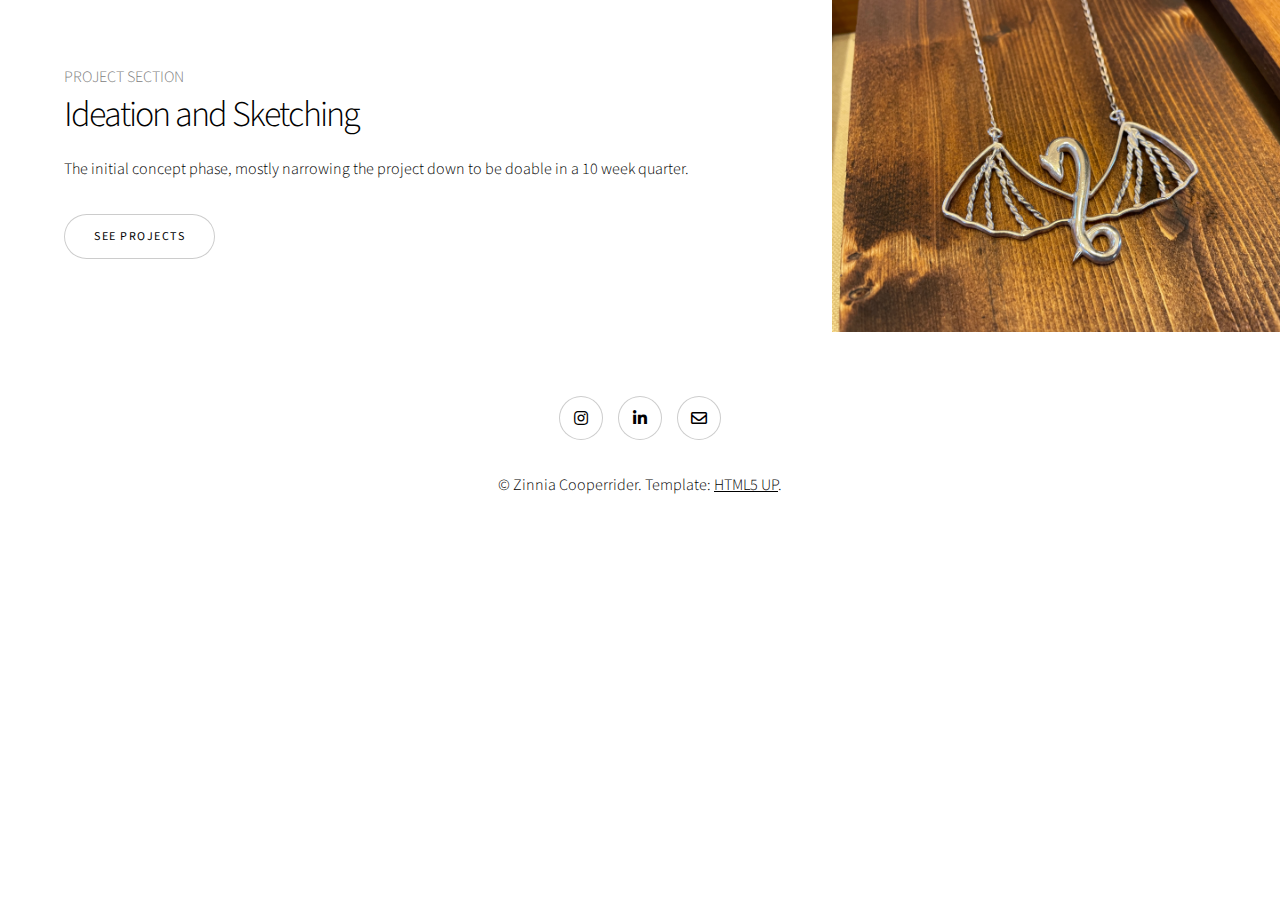
<file: Al angel.html>
<!DOCTYPE HTML>
<!--
	Story by HTML5 UP
	html5up.net | @ajlkn
	Free for personal and commercial use under the CCA 3.0 license (html5up.net/license)
-->
<html>
	<head>
		<title>Aluminum Angel</title>
		<meta charset="utf-8" />
		<meta name="viewport" content="width=device-width, initial-scale=1, user-scalable=no" />
		<link rel="stylesheet" href="assets/css/main.css" />
		<noscript><link rel="stylesheet" href="assets/css/noscript.css" /></noscript>
		<link rel="stylesheet" href="assets/css/zinnia.css" />
		
	</head>
	<body class="is-preload">

		<section class="spotlight style1 orient-left content-align-left image-position-center onscroll-image-fade-in">
			<div class="content">
				<p class="sectionlabel">PROJECT SECTION</p>
				<h2>Ideation and Sketching</h2>
				<p>The initial concept phase, mostly narrowing the project down to be doable in a 10 week quarter.</p>
				<ul class="actions stacked">
					<li><a href="Al angel.html" class="button">See Projects</a></li>
				</ul>
			</div>
			<div class="image">
				<img src="images/dragon pendant.jpg" alt="" />
			</div>
		</section>

				<!-- Footer -->
					<footer class="wrapper style1 align-center">
						<div class="inner">
							<ul class="icons">
								<li><a href="#" class="icon brands style2 fa-instagram"><span class="label">Instagram</span></a></li>
								<li><a href="#" class="icon brands style2 fa-linkedin-in"><span class="label">LinkedIn</span></a></li>
								<li><a href="#" class="icon style2 fa-envelope"><span class="label">Email</span></a></li>
							</ul>
							<p>&copy; Zinnia Cooperrider. Template: <a href="https://html5up.net">HTML5 UP</a>.</p>
						</div>
					</footer>

			</div>

		<!-- Scripts -->
			<script src="assets/js/jquery.min.js"></script>
			<script src="assets/js/jquery.scrollex.min.js"></script>
			<script src="assets/js/jquery.scrolly.min.js"></script>
			<script src="assets/js/browser.min.js"></script>
			<script src="assets/js/breakpoints.min.js"></script>
			<script src="assets/js/util.js"></script>
			<script src="assets/js/main.js"></script>

	</body>
</html>
</file>
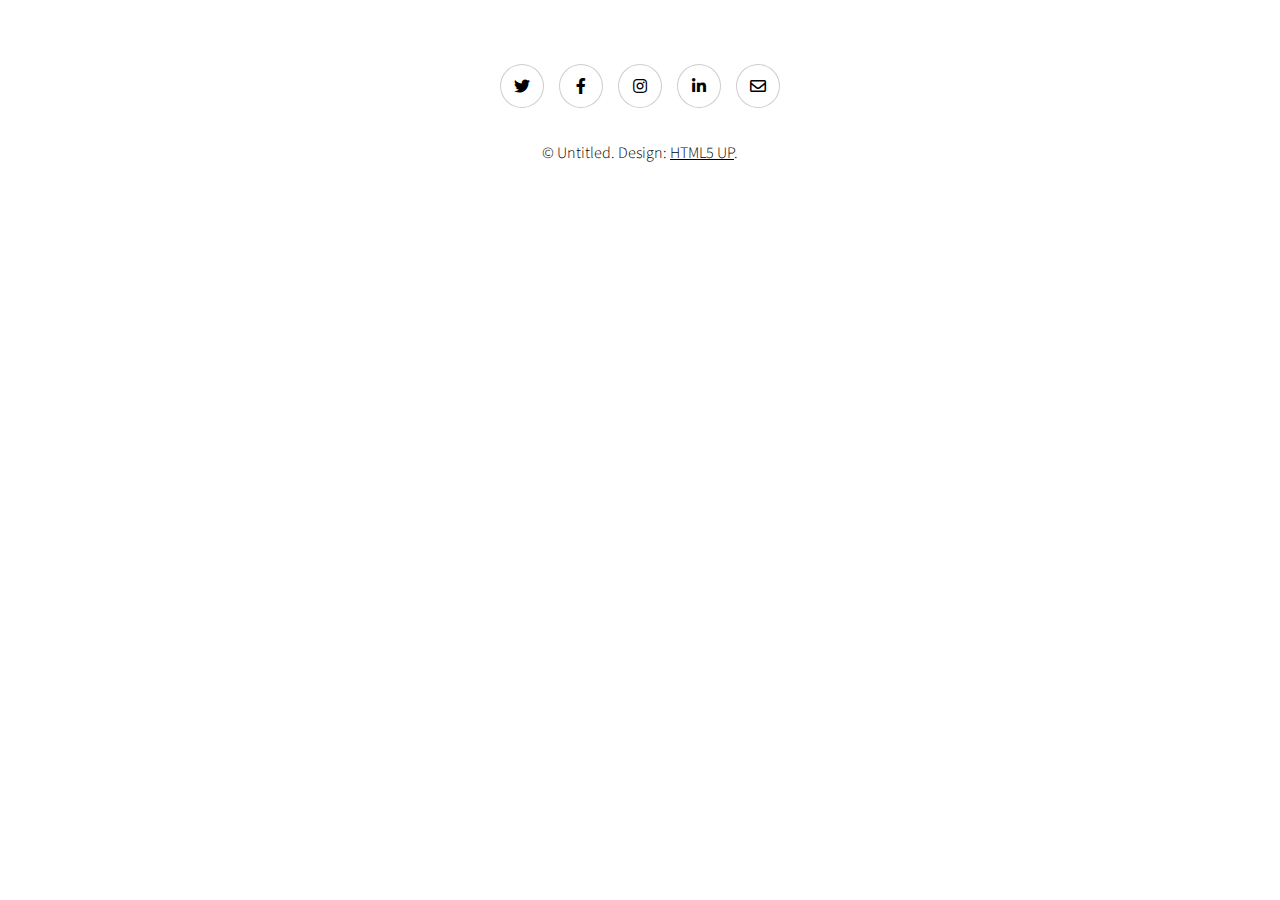
<file: beauty.html>
<!DOCTYPE HTML>
<!--
	Story by HTML5 UP
	html5up.net | @ajlkn
	Free for personal and commercial use under the CCA 3.0 license (html5up.net/license)
-->
<html>
	<head>
		<title>Zinnia Cooperrider</title>
		<meta charset="utf-8" />
		<meta name="viewport" content="width=device-width, initial-scale=1, user-scalable=no" />
		<link rel="stylesheet" href="assets/css/main.css" />
		<noscript><link rel="stylesheet" href="assets/css/noscript.css" /></noscript>
		<link rel="stylesheet" href="assets/css/zinnia.css" />
		
	</head>
	<body class="is-preload">
        

				<!-- Footer -->
					<footer class="wrapper style1 align-center">
						<div class="inner">
							<ul class="icons">
								<li><a href="#" class="icon brands style2 fa-twitter"><span class="label">Twitter</span></a></li>
								<li><a href="#" class="icon brands style2 fa-facebook-f"><span class="label">Facebook</span></a></li>
								<li><a href="#" class="icon brands style2 fa-instagram"><span class="label">Instagram</span></a></li>
								<li><a href="#" class="icon brands style2 fa-linkedin-in"><span class="label">LinkedIn</span></a></li>
								<li><a href="#" class="icon style2 fa-envelope"><span class="label">Email</span></a></li>
							</ul>
							<p>&copy; Untitled. Design: <a href="https://html5up.net">HTML5 UP</a>.</p>
						</div>
					</footer>

			</div>

		<!-- Scripts -->
			<script src="assets/js/jquery.min.js"></script>
			<script src="assets/js/jquery.scrollex.min.js"></script>
			<script src="assets/js/jquery.scrolly.min.js"></script>
			<script src="assets/js/browser.min.js"></script>
			<script src="assets/js/breakpoints.min.js"></script>
			<script src="assets/js/util.js"></script>
			<script src="assets/js/main.js"></script>

	</body>
</html>
</file>
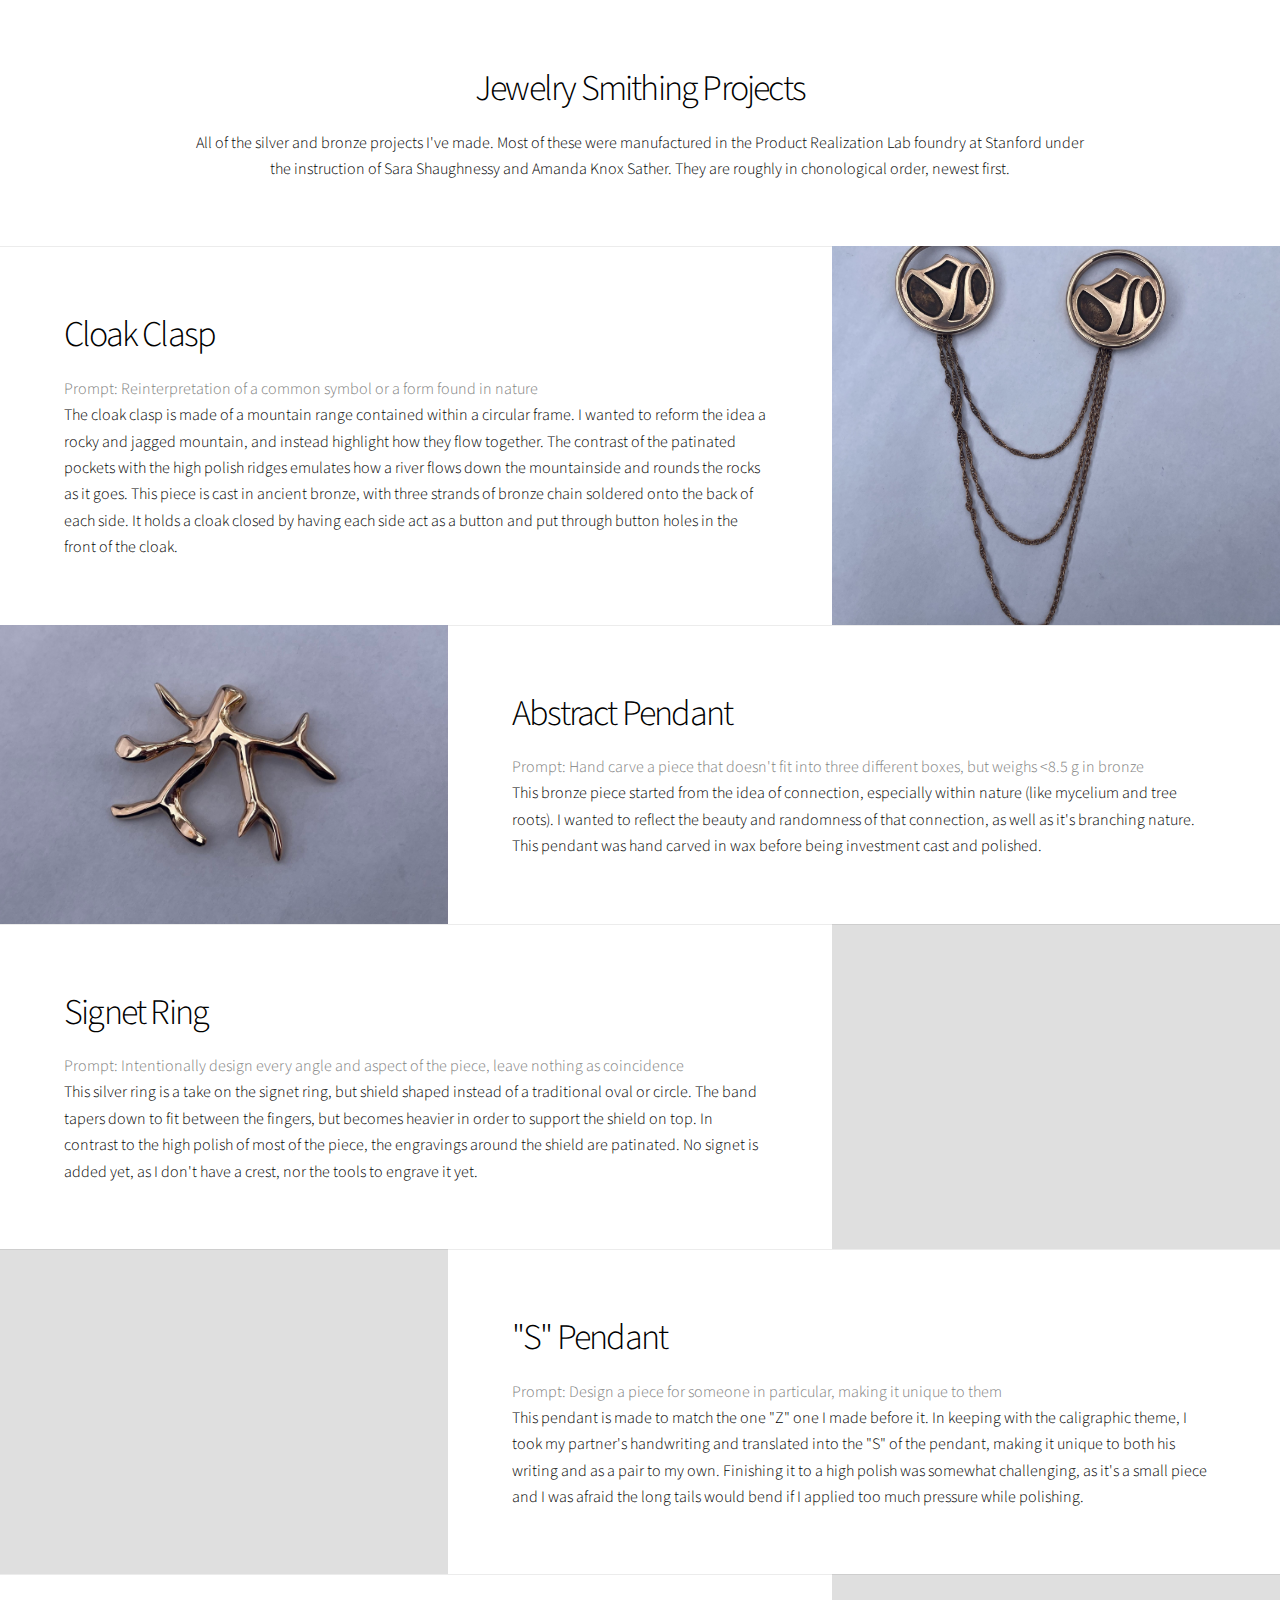
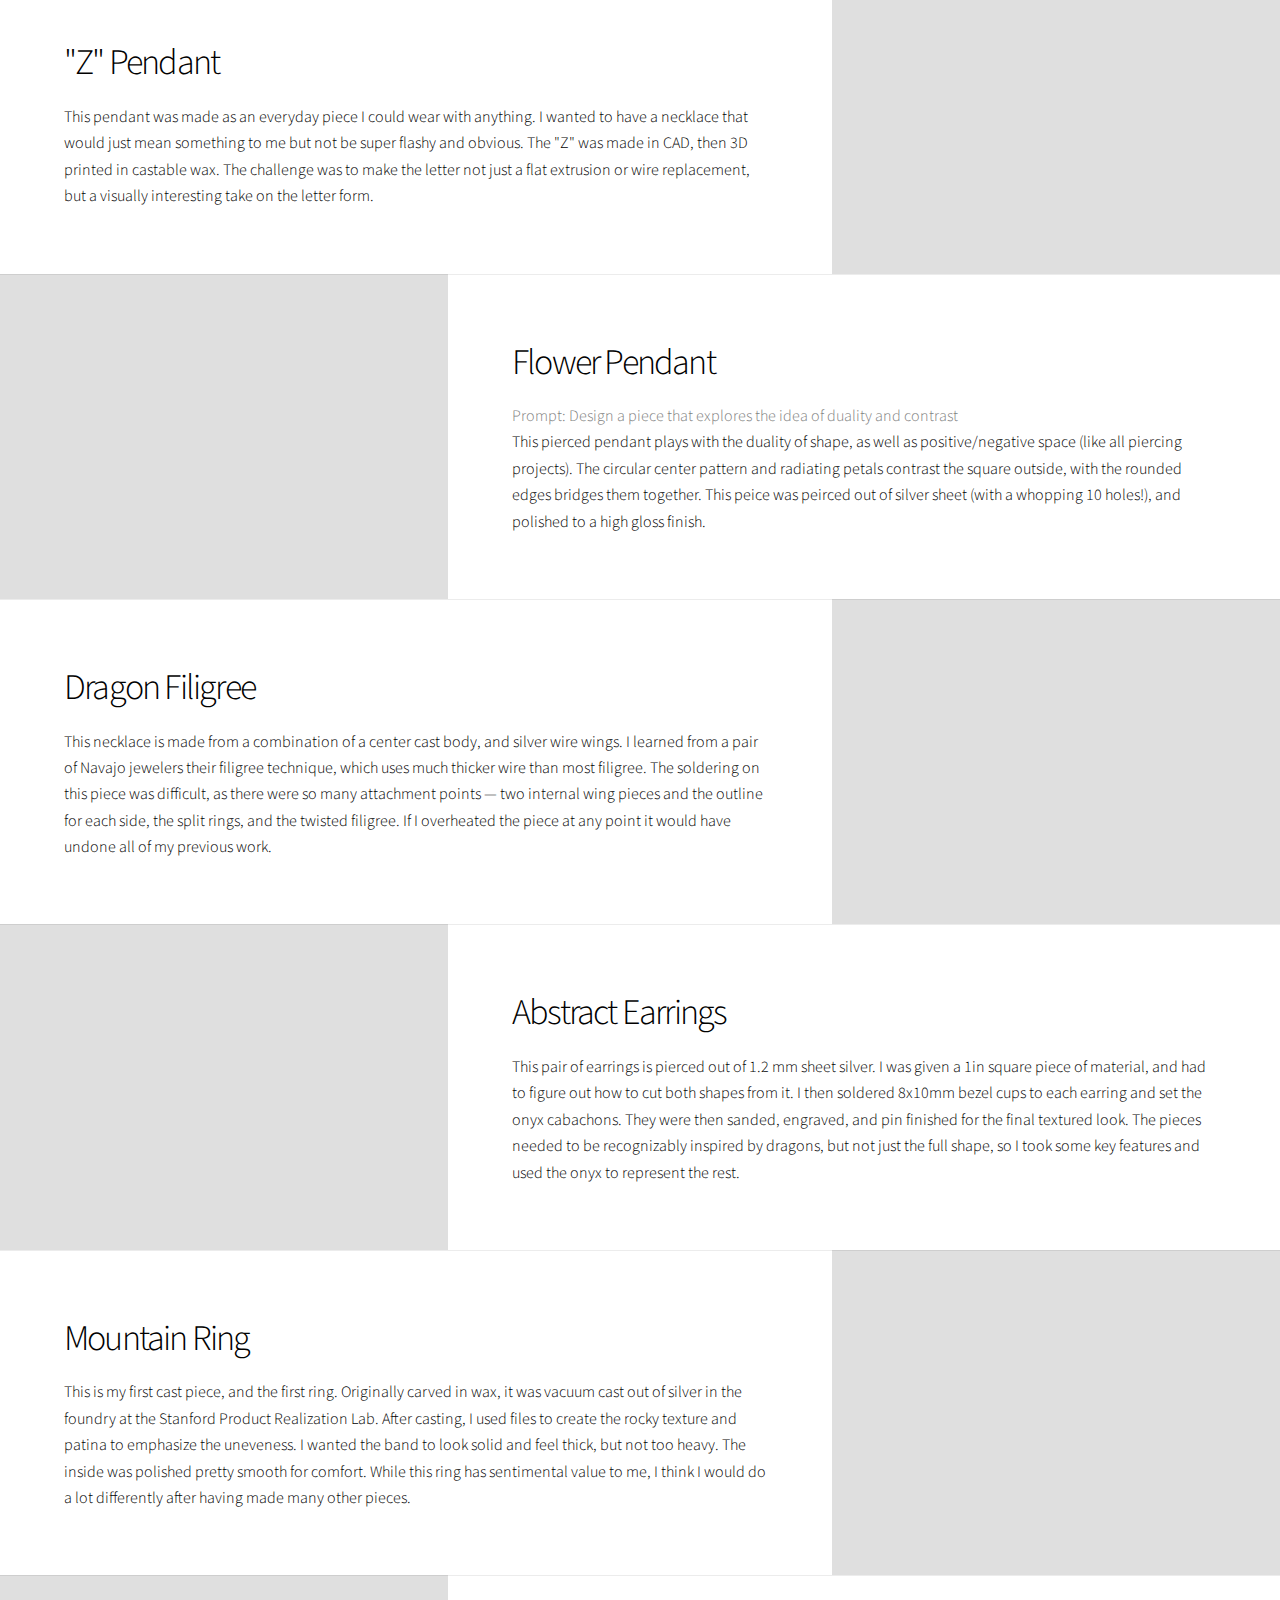
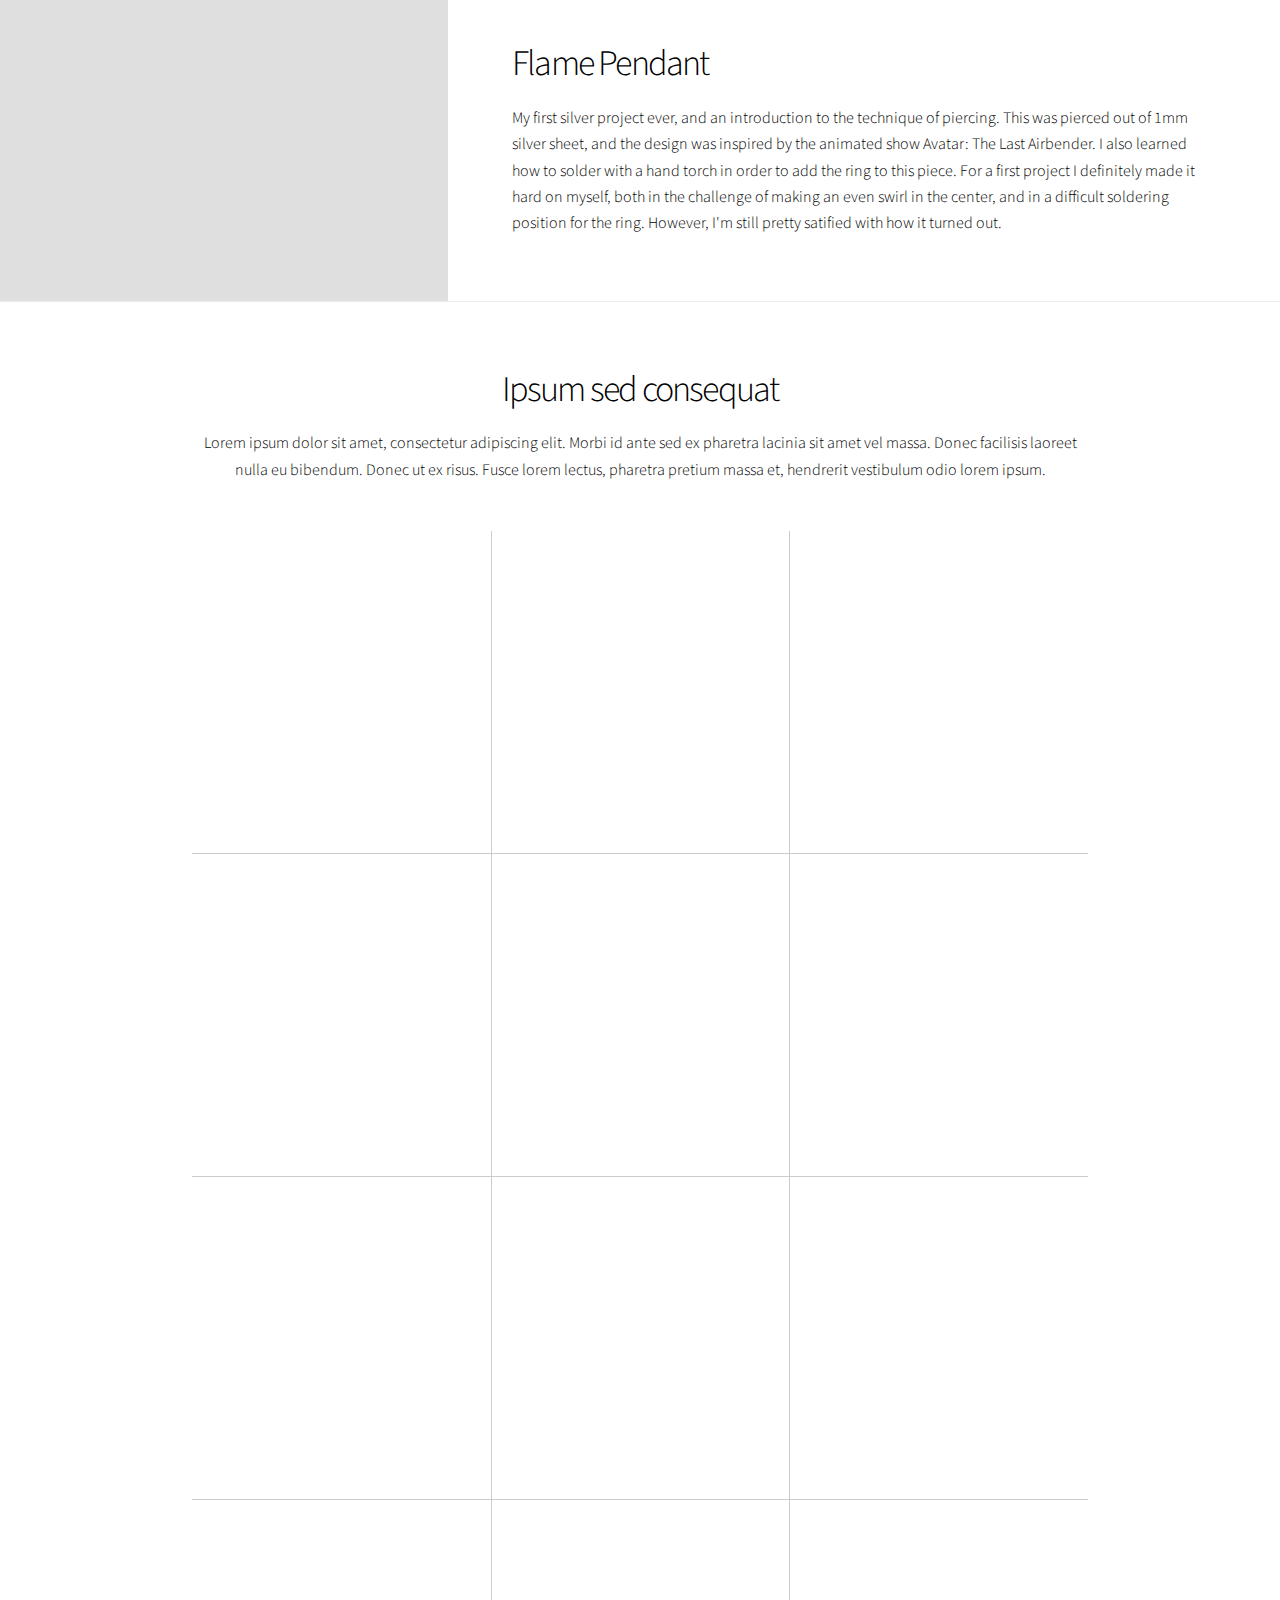
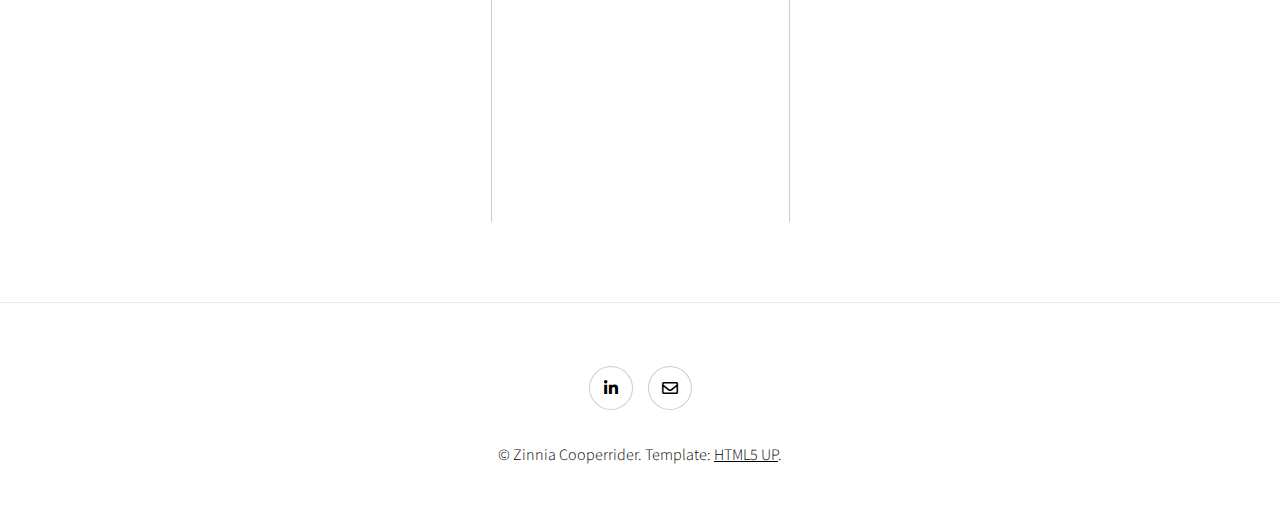
<file: silversmithing.html>
<!DOCTYPE html>


<html>
	<head>
		<title>Zinnia Cooperrider</title>
		<meta charset="utf-8" />
		<meta name="viewport" content="width=device-width, initial-scale=1, user-scalable=no" />
		<link rel="stylesheet" href="assets/css/main.css" />
		<noscript><link rel="stylesheet" href="assets/css/noscript.css" /></noscript>
		<link rel="stylesheet" href="assets/css/zinnia.css" />
		
	</head>

    <body class="is-preload">

		<!-- Wrapper -->
			<div id="wrapper" class="divided">
				
				<!-- Intro -->
					<!-- <section class="banner style1 orient-left content-align-left image-position-right fullscreen onload-image-fade-in onload-content-fade-right">
						<div class="content">
							<h1>Zinnia Cooperrider</h1>
							<p class="major">Designing for Play and the Natural World</p></a></p>
                            <p>Born in Flagstaff, Arizona to an artistic family, Zinnia has spent her life exploring different materials, such as bottle caps, wood, yarn, metal scales, PLA, and more. She draws much of her inspiration from fantasy and playful interaction with the world. Now earning a degree in Design at Stanford University, Zinnia wants to help companies make their products sustainable, and make a concious effort to leave this planet better than it is now.</p>
							<ul class="actions stacked">
								<li><a href="#first" class="button big wide smooth-scroll-middle">See Pieces</a></li>
							</ul>
						</div>
						<div class="image" decoding="async">
							<img src="images/sanjuan-1.jpg" style="object-position: 0% 70%" alt="" />
						</div>
					</section> -->

					<section class="wrapper style1 align-center";>
						<div class="inner">
							<h2>Jewelry Smithing Projects</h2>
							<p>All of the silver and bronze projects I've made. Most of these were manufactured in the Product Realization Lab foundry at Stanford under the instruction of Sara Shaughnessy and Amanda Knox Sather. They are roughly in chonological order, newest first.</p>
						</div>
					</section>

				<!-- Two -->
					<section class="spotlight style1 orient-left content-align-left image-position-center onscroll-image-fade-in" id="first">
						<div class="content">
							<h2>Cloak Clasp</h2>
                            <p class="sectionlabel">Prompt: Reinterpretation of a common symbol or a form found in nature</p>
							<p>The cloak clasp is made of a mountain range contained within a circular frame. I wanted to reform the idea a rocky and jagged mountain, and instead highlight how they flow together. The contrast of the patinated pockets with the high polish ridges emulates how a river flows down the mountainside and rounds the rocks as it goes. This piece is cast in ancient bronze, with three strands of bronze chain soldered onto the back of each side. It holds a cloak closed by having each side act as a button and put through button holes in the front of the cloak.</p>
							<!-- <ul class="actions stacked">
								<li><a href="imagination.html" class="button">See Projects</a></li>
							</ul> -->
						</div>
						<div class="image" loading="lazy" decoding="async">
							<img src="images/silversmithing/cloak clasp square.jpg" alt="" />
						</div> 
					</section>

                    <section class="spotlight style1 orient-right content-align-left image-position-center onscroll-image-fade-in">
						<div class="content">
							<h2>Abstract Pendant</h2>
                            <!-- can't decide which of these prompts is better -->
                            <p class="sectionlabel">Prompt: Hand carve a piece that doesn't fit into three different boxes, but weighs <8.5 g in bronze</p>
                            <!-- <p class="sectionlabel">Prompt: A tangible abstraction of some emotion, verb or condition</p> -->
							<p>This bronze piece started from the idea of connection, especially within nature (like mycelium and tree roots). I wanted to reflect the beauty and randomness of that connection, as well as it's branching nature. This pendant was hand carved in wax before being investment cast and polished.</p>
							<!-- <ul class="actions stacked">
								<li><a href="beauty.html" class="button">See Projects</a></li>
							</ul> -->
						</div>
						<div class="image" loading="lazy" decoding="async">
							<img src="images/silversmithing/bronze abstract pendant.jpg" alt="" />
						</div>
					</section>

				<!-- Three -->
					<section class="spotlight style1 orient-left content-align-left image-position-center onscroll-image-fade-in">
						<div class="content">
							<h2>Signet Ring</h2>
                            <p class="sectionlabel">Prompt: Intentionally design every angle and aspect of the piece, leave nothing as coincidence</p>
							<p>This silver ring is a take on the signet ring, but shield shaped instead of a traditional oval or circle. The band tapers down to fit between the fingers, but becomes heavier in order to support the shield on top. In contrast to the high polish of most of the piece, the engravings around the shield are patinated. No signet is added yet, as I don't have a crest, nor the tools to engrave it yet. </p>
							<!-- <ul class="actions stacked">
								<li><a href="beauty.html" class="button">See Projects</a></li>
							</ul> -->
						</div>
						<div class="image" loading="lazy" decoding="async">
							<img src="images/silversmithing/shield ring.jpg" alt="" />
						</div>
					</section>

                    <section class="spotlight style1 orient-right content-align-left image-position-center onscroll-image-fade-in">
						<div class="content">
							<h2>"S" Pendant</h2>
                            <p class="sectionlabel">Prompt: Design a piece for someone in particular, making it unique to them</p>
							<p>This pendant is made to match the one "Z" one I made before it. In keeping with the caligraphic theme, I took my partner's handwriting and translated into the "S" of the pendant, making it unique to both his writing and as a pair to my own. Finishing it to a high polish was somewhat challenging, as it's a small piece and I was afraid the long tails would bend if I applied too much pressure while polishing.</p>
							<!-- <ul class="actions stacked">
								<li><a href="beauty.html" class="button">See Projects</a></li>
							</ul> -->
						</div>
						<div class="image" loading="lazy" decoding="async">
							<img src="images/silversmithing/S pendant full.jpg" alt="" />
						</div>
					</section>

                    <section class="spotlight style1 orient-left content-align-left image-position-center onscroll-image-fade-in">
						<div class="content">
							<h2>"Z" Pendant</h2>
                            <p class="sectionlabel"></p>
							<p>This pendant was made as an everyday piece I could wear with anything. I wanted to have a necklace that would just mean something to me but not be super flashy and obvious. The "Z" was made in CAD, then 3D printed in castable wax. The challenge was to make the letter not just a flat extrusion or wire replacement, but a visually interesting take on the letter form.</p>
							<!-- <ul class="actions stacked">
								<li><a href="beauty.html" class="button">See Projects</a></li>
							</ul> -->
						</div>
						<div class="image" loading="lazy" decoding="async">
							<img src="images/silversmithing/Finished pendant z big.jpg" alt="" />
						</div>
					</section>

                    <section class="spotlight style1 orient-right content-align-left image-position-center onscroll-image-fade-in">
						<div class="content">
							<h2>Flower Pendant</h2>
                            <p class="sectionlabel">Prompt: Design a piece that explores the idea of duality and contrast</p>
							<p>This pierced pendant plays with the duality of shape, as well as positive/negative space (like all piercing projects). The circular center pattern and radiating petals contrast the square outside, with the rounded edges bridges them together. This peice was peirced out of silver sheet (with a whopping 10 holes!), and polished to a high gloss finish.</p>
							<!-- <ul class="actions stacked">
								<li><a href="beauty.html" class="button">See Projects</a></li>
							</ul> -->
						</div>
						<div class="image" loading="lazy" decoding="async">
							<img src="images/silversmithing/flower pendant.jpg" alt="" />
						</div>
					</section>

                    <section class="spotlight style1 orient-left content-align-left image-position-center onscroll-image-fade-in">
						<div class="content">
							<h2>Dragon Filigree</h2>
                            <p class="sectionlabel"></p>
							<p>This necklace is made from a combination of a center cast body, and silver wire wings. I learned from a pair of Navajo jewelers their filigree technique, which uses much thicker wire than most filigree. The soldering on this piece was difficult, as there were so many attachment points — two internal wing pieces and the outline for each side, the split rings, and the twisted filigree. If I overheated the piece at any point it would have undone all of my previous work.</p>
							<!-- <ul class="actions stacked">
								<li><a href="beauty.html" class="button">See Projects</a></li>
							</ul> -->
						</div>
						<div class="image" loading="lazy" decoding="async">
							<img src="images/silversmithing/dragon pendant big.jpg" alt="" style="object-position: 70% 0%;"/>
						</div>
					</section>

                    <section class="spotlight style1 orient-right content-align-left image-position-center onscroll-image-fade-in">
						<div class="content">
							<h2>Abstract Earrings</h2>
                            <p class="sectionlabel"></p>
							<p>This pair of earrings is pierced out of 1.2 mm sheet silver. I was given a 1in square piece of material, and had to figure out how to cut both shapes from it. I then soldered 8x10mm bezel cups to each earring and set the onyx cabachons. They were then sanded, engraved, and pin finished for the final textured look. The pieces needed to be recognizably inspired by dragons, but not just the full shape, so I took some key features and used the onyx to represent the rest.</p>
							<!-- <ul class="actions stacked">
								<li><a href="beauty.html" class="button">See Projects</a></li>
							</ul> -->
						</div>
						<div class="image" loading="lazy" decoding="async">
							<img src="images/silversmithing/dragon earrings big.jpg" alt="" style="object-position: 70% 0%;"/>
						</div>
					</section>

                    <section class="spotlight style1 orient-left content-align-left image-position-center onscroll-image-fade-in">
						<div class="content">
							<h2>Mountain Ring</h2>
                            <p class="sectionlabel"></p>
							<p>This is my first cast piece, and the first ring. Originally carved in wax, it was vacuum cast out of silver in the foundry at the Stanford Product Realization Lab. After casting, I used files to create the rocky texture and patina to emphasize the uneveness. I wanted the band to look solid and feel thick, but not too heavy. The inside was polished pretty smooth for comfort. While this ring has sentimental value to me, I think I would do a lot differently after having made many other pieces.</p>
							<!-- <ul class="actions stacked">
								<li><a href="beauty.html" class="button">See Projects</a></li>
							</ul> -->
						</div>
						<div class="image" loading="lazy" decoding="async">
							<img src="images/silversmithing/mring nice big.jpg" alt="" style="object-position: 35% 0%;"/>
						</div>
					</section>

                    <section class="spotlight style1 orient-right content-align-left image-position-center onscroll-image-fade-in">
						<div class="content">
							<h2>Flame Pendant</h2>
                            <p class="sectionlabel"></p>
							<p>My first silver project ever, and an introduction to the technique of piercing. This was pierced out of 1mm silver sheet, and the design was inspired by the animated show Avatar: The Last Airbender. I also learned how to solder with a hand torch in order to add the ring to this piece. For a first project I definitely made it hard on myself, both in the challenge of making an even swirl in the center, and in a difficult soldering position for the ring. However, I'm still pretty satified with how it turned out.</p>
							<!-- <ul class="actions stacked">
								<li><a href="beauty.html" class="button">See Projects</a></li>
							</ul> -->
						</div>
						<div class="image" loading="lazy" decoding="async">
							<img src="images/silversmithing/flame pendant big.jpg" alt=""/>
						</div>
					</section>

                    <!-- Six -->
					<section class="wrapper style1 align-center">
						<div class="inner">
							<h2>Ipsum sed consequat</h2>
							<p>Lorem ipsum dolor sit amet, consectetur adipiscing elit. Morbi id ante sed ex pharetra lacinia sit amet vel massa. Donec facilisis laoreet nulla eu bibendum. Donec ut ex risus. Fusce lorem lectus, pharetra pretium massa et, hendrerit vestibulum odio lorem ipsum.</p>
							<div class="items style1 medium onscroll-fade-in">
								<section>
									<span class="icon style2 major fa-gem"></span>
									<h3>Lorem</h3>
									<p>Lorem ipsum dolor sit amet, consectetur adipiscing elit. Morbi dui turpis, cursus eget orci amet aliquam congue semper. Etiam eget ultrices risus nec tempor elit.</p>
								</section>
								<section>
									<span class="icon solid style2 major fa-save"></span>
									<h3>Ipsum</h3>
									<p>Lorem ipsum dolor sit amet, consectetur adipiscing elit. Morbi dui turpis, cursus eget orci amet aliquam congue semper. Etiam eget ultrices risus nec tempor elit.</p>
								</section>
								<section>
									<span class="icon solid style2 major fa-chart-bar"></span>
									<h3>Dolor</h3>
									<p>Lorem ipsum dolor sit amet, consectetur adipiscing elit. Morbi dui turpis, cursus eget orci amet aliquam congue semper. Etiam eget ultrices risus nec tempor elit.</p>
								</section>
								<section>
									<span class="icon solid style2 major fa-wifi"></span>
									<h3>Amet</h3>
									<p>Lorem ipsum dolor sit amet, consectetur adipiscing elit. Morbi dui turpis, cursus eget orci amet aliquam congue semper. Etiam eget ultrices risus nec tempor elit.</p>
								</section>
								<section>
									<span class="icon solid style2 major fa-cog"></span>
									<h3>Magna</h3>
									<p>Lorem ipsum dolor sit amet, consectetur adipiscing elit. Morbi dui turpis, cursus eget orci amet aliquam congue semper. Etiam eget ultrices risus nec tempor elit.</p>
								</section>
								<section>
									<span class="icon style2 major fa-paper-plane"></span>
									<h3>Tempus</h3>
									<p>Lorem ipsum dolor sit amet, consectetur adipiscing elit. Morbi dui turpis, cursus eget orci amet aliquam congue semper. Etiam eget ultrices risus nec tempor elit.</p>
								</section>
								<section>
									<span class="icon solid style2 major fa-desktop"></span>
									<h3>Aliquam</h3>
									<p>Lorem ipsum dolor sit amet, consectetur adipiscing elit. Morbi dui turpis, cursus eget orci amet aliquam congue semper. Etiam eget ultrices risus nec tempor elit.</p>
								</section>
								<section>
									<span class="icon solid style2 major fa-sync-alt"></span>
									<h3>Elit</h3>
									<p>Lorem ipsum dolor sit amet, consectetur adipiscing elit. Morbi dui turpis, cursus eget orci amet aliquam congue semper. Etiam eget ultrices risus nec tempor elit.</p>
								</section>
								<section>
									<span class="icon solid style2 major fa-hashtag"></span>
									<h3>Morbi</h3>
									<p>Lorem ipsum dolor sit amet, consectetur adipiscing elit. Morbi dui turpis, cursus eget orci amet aliquam congue semper. Etiam eget ultrices risus nec tempor elit.</p>
								</section>
								<section>
									<span class="icon solid style2 major fa-bolt"></span>
									<h3>Turpis</h3>
									<p>Lorem ipsum dolor sit amet, consectetur adipiscing elit. Morbi dui turpis, cursus eget orci amet aliquam congue semper. Etiam eget ultrices risus nec tempor elit.</p>
								</section>
								<section>
									<span class="icon solid style2 major fa-envelope"></span>
									<h3>Ultrices</h3>
									<p>Lorem ipsum dolor sit amet, consectetur adipiscing elit. Morbi dui turpis, cursus eget orci amet aliquam congue semper. Etiam eget ultrices risus nec tempor elit.</p>
								</section>
								<section>
									<span class="icon solid style2 major fa-leaf"></span>
									<h3>Risus</h3>
									<p>Lorem ipsum dolor sit amet, consectetur adipiscing elit. Morbi dui turpis, cursus eget orci amet aliquam congue semper. Etiam eget ultrices risus nec tempor elit.</p>
								</section>
							</div>
						</div>
					</section>




                    <!-- Footer -->
					<footer class="wrapper style1 align-center">
						<div class="inner">
							<ul class="icons">
								<li><a href="https://www.linkedin.com/in/zinnia-cooperrider-6773972a3/" class="icon brands style2 fa-linkedin-in"><span class="label">LinkedIn</span></a></li>
								<li><a href="mailto:zincoop@stanford.edu" class="icon style2 fa-envelope"><span class="label">Email</span></a></li>
							</ul>
							<p>&copy; Zinnia Cooperrider. Template: <a href="https://html5up.net">HTML5 UP</a>.</p>
						</div>
					</footer>

			</div>

		<!-- Scripts -->
			<script src="assets/js/jquery.min.js"></script>
			<script src="assets/js/jquery.scrollex.min.js"></script>
			<script src="assets/js/jquery.scrolly.min.js"></script>
			<script src="assets/js/browser.min.js"></script>
			<script src="assets/js/breakpoints.min.js"></script>
			<script src="assets/js/util.js"></script>
			<script src="assets/js/main.js"></script>

	</body>
</html>
</file>
<file: assets/css/noscript.css>
/*
	Story by HTML5 UP
	html5up.net | @ajlkn
	Free for personal and commercial use under the CCA 3.0 license (html5up.net/license)
*/

/* Banner (transitions) */

	.banner.onload-content-fade-up .content {
		-moz-transition: none;
		-webkit-transition: none;
		-ms-transition: none;
		transition: none;
	}

	body.is-preload .banner.onload-content-fade-up .content {
		-moz-transform: none;
		-webkit-transform: none;
		-ms-transform: none;
		transform: none;
		opacity: 1;
	}

	.banner.onload-content-fade-down .content {
		-moz-transition: none;
		-webkit-transition: none;
		-ms-transition: none;
		transition: none;
	}

	body.is-preload .banner.onload-content-fade-down .content {
		-moz-transform: none;
		-webkit-transform: none;
		-ms-transform: none;
		transform: none;
		opacity: 1;
	}

	.banner.onload-content-fade-left .content {
		-moz-transition: none;
		-webkit-transition: none;
		-ms-transition: none;
		transition: none;
	}

	body.is-preload .banner.onload-content-fade-left .content {
		-moz-transform: none;
		-webkit-transform: none;
		-ms-transform: none;
		transform: none;
		opacity: 1;
	}

	.banner.onload-content-fade-right .content {
		-moz-transition: none;
		-webkit-transition: none;
		-ms-transition: none;
		transition: none;
	}

	body.is-preload .banner.onload-content-fade-right .content {
		-moz-transform: none;
		-webkit-transform: none;
		-ms-transform: none;
		transform: none;
		opacity: 1;
	}

	.banner.onload-content-fade-in .content {
		-moz-transition: none;
		-webkit-transition: none;
		-ms-transition: none;
		transition: none;
	}

	body.is-preload .banner.onload-content-fade-in .content {
		-moz-transform: none;
		-webkit-transform: none;
		-ms-transform: none;
		transform: none;
		opacity: 1;
	}

	.banner.onload-image-fade-up .image {
		-moz-transition: none;
		-webkit-transition: none;
		-ms-transition: none;
		transition: none;
	}

		.banner.onload-image-fade-up .image img {
			-moz-transition: none;
			-webkit-transition: none;
			-ms-transition: none;
			transition: none;
		}

	body.is-preload .banner.onload-image-fade-up .image {
		-moz-transform: none;
		-webkit-transform: none;
		-ms-transform: none;
		transform: none;
		opacity: 1;
	}

		body.is-preload .banner.onload-image-fade-up .image img {
			opacity: 1;
		}

	.banner.onload-image-fade-down .image {
		-moz-transition: none;
		-webkit-transition: none;
		-ms-transition: none;
		transition: none;
	}

		.banner.onload-image-fade-down .image img {
			-moz-transition: none;
			-webkit-transition: none;
			-ms-transition: none;
			transition: none;
		}

	body.is-preload .banner.onload-image-fade-down .image {
		-moz-transform: none;
		-webkit-transform: none;
		-ms-transform: none;
		transform: none;
		opacity: 1;
	}

		body.is-preload .banner.onload-image-fade-down .image img {
			opacity: 1;
		}

	.banner.onload-image-fade-left .image {
		-moz-transition: none;
		-webkit-transition: none;
		-ms-transition: none;
		transition: none;
	}

		.banner.onload-image-fade-left .image img {
			-moz-transition: none;
			-webkit-transition: none;
			-ms-transition: none;
			transition: none;
		}

	body.is-preload .banner.onload-image-fade-left .image {
		-moz-transform: none;
		-webkit-transform: none;
		-ms-transform: none;
		transform: none;
		opacity: 1;
	}

		body.is-preload .banner.onload-image-fade-left .image img {
			opacity: 1;
		}

	.banner.onload-image-fade-right .image {
		-moz-transition: none;
		-webkit-transition: none;
		-ms-transition: none;
		transition: none;
	}

		.banner.onload-image-fade-right .image img {
			-moz-transition: none;
			-webkit-transition: none;
			-ms-transition: none;
			transition: none;
		}

	body.is-preload .banner.onload-image-fade-right .image {
		-moz-transform: none;
		-webkit-transform: none;
		-ms-transform: none;
		transform: none;
		opacity: 1;
	}

		body.is-preload .banner.onload-image-fade-right .image img {
			opacity: 1;
		}

	.banner.onload-image-fade-in .image img {
		-moz-transition: none;
		-webkit-transition: none;
		-ms-transition: none;
		transition: none;
	}

	body.is-preload .banner.onload-image-fade-in .image img {
		opacity: 1;
	}

	.banner.onscroll-content-fade-up .content {
		-moz-transition: none;
		-webkit-transition: none;
		-ms-transition: none;
		transition: none;
	}

	.banner.onscroll-content-fade-up.is-inactive .content {
		-moz-transform: none;
		-webkit-transform: none;
		-ms-transform: none;
		transform: none;
		opacity: 1;
	}

	.banner.onscroll-content-fade-down .content {
		-moz-transition: none;
		-webkit-transition: none;
		-ms-transition: none;
		transition: none;
	}

	.banner.onscroll-content-fade-down.is-inactive .content {
		-moz-transform: none;
		-webkit-transform: none;
		-ms-transform: none;
		transform: none;
		opacity: 1;
	}

	.banner.onscroll-content-fade-left .content {
		-moz-transition: none;
		-webkit-transition: none;
		-ms-transition: none;
		transition: none;
	}

	.banner.onscroll-content-fade-left.is-inactive .content {
		-moz-transform: none;
		-webkit-transform: none;
		-ms-transform: none;
		transform: none;
		opacity: 1;
	}

	.banner.onscroll-content-fade-right .content {
		-moz-transition: none;
		-webkit-transition: none;
		-ms-transition: none;
		transition: none;
	}

	.banner.onscroll-content-fade-right.is-inactive .content {
		-moz-transform: none;
		-webkit-transform: none;
		-ms-transform: none;
		transform: none;
		opacity: 1;
	}

	.banner.onscroll-content-fade-in .content {
		-moz-transition: none;
		-webkit-transition: none;
		-ms-transition: none;
		transition: none;
	}

	.banner.onscroll-content-fade-in.is-inactive .content {
		-moz-transform: none;
		-webkit-transform: none;
		-ms-transform: none;
		transform: none;
		opacity: 1;
	}

	.banner.onscroll-image-fade-up .image {
		-moz-transition: none;
		-webkit-transition: none;
		-ms-transition: none;
		transition: none;
	}

		.banner.onscroll-image-fade-up .image img {
			-moz-transition: none;
			-webkit-transition: none;
			-ms-transition: none;
			transition: none;
		}

	.banner.onscroll-image-fade-up.is-inactive .image {
		-moz-transform: none;
		-webkit-transform: none;
		-ms-transform: none;
		transform: none;
		opacity: 1;
	}

		.banner.onscroll-image-fade-up.is-inactive .image img {
			opacity: 1;
		}

	.banner.onscroll-image-fade-down .image {
		-moz-transition: none;
		-webkit-transition: none;
		-ms-transition: none;
		transition: none;
	}

		.banner.onscroll-image-fade-down .image img {
			-moz-transition: none;
			-webkit-transition: none;
			-ms-transition: none;
			transition: none;
		}

	.banner.onscroll-image-fade-down.is-inactive .image {
		-moz-transform: none;
		-webkit-transform: none;
		-ms-transform: none;
		transform: none;
		opacity: 1;
	}

		.banner.onscroll-image-fade-down.is-inactive .image img {
			opacity: 1;
		}

	.banner.onscroll-image-fade-left .image {
		-moz-transition: none;
		-webkit-transition: none;
		-ms-transition: none;
		transition: none;
	}

		.banner.onscroll-image-fade-left .image img {
			-moz-transition: none;
			-webkit-transition: none;
			-ms-transition: none;
			transition: none;
		}

	.banner.onscroll-image-fade-left.is-inactive .image {
		-moz-transform: none;
		-webkit-transform: none;
		-ms-transform: none;
		transform: none;
		opacity: 1;
	}

		.banner.onscroll-image-fade-left.is-inactive .image img {
			opacity: 1;
		}

	.banner.onscroll-image-fade-right .image {
		-moz-transition: none;
		-webkit-transition: none;
		-ms-transition: none;
		transition: none;
	}

		.banner.onscroll-image-fade-right .image img {
			-moz-transition: none;
			-webkit-transition: none;
			-ms-transition: none;
			transition: none;
		}

	.banner.onscroll-image-fade-right.is-inactive .image {
		-moz-transform: none;
		-webkit-transform: none;
		-ms-transform: none;
		transform: none;
		opacity: 1;
	}

		.banner.onscroll-image-fade-right.is-inactive .image img {
			opacity: 1;
		}

	.banner.onscroll-image-fade-in .image img {
		-moz-transition: none;
		-webkit-transition: none;
		-ms-transition: none;
		transition: none;
	}

	.banner.onscroll-image-fade-in.is-inactive .image img {
		opacity: 1;
	}
</file>
<file: assets/css/zinnia.css>
.sectionlabel {
    margin-bottom: 0;
    color: grey
}
</file>
<file: assets/css/main.css>
@import url(fontawesome-all.min.css);
@import url("https://fonts.googleapis.com/css?family=Source+Sans+Pro:300,300i,400,400i");

/*
	Story by HTML5 UP
	html5up.net | @ajlkn
	Free for personal and commercial use under the CCA 3.0 license (html5up.net/license)
*/

html, body, div, span, applet, object,
iframe, h1, h2, h3, h4, h5, h6, p, blockquote,
pre, a, abbr, acronym, address, big, cite,
code, del, dfn, em, img, ins, kbd, q, s, samp,
small, strike, strong, sub, sup, tt, var, b,
u, i, center, dl, dt, dd, ol, ul, li, fieldset,
form, label, legend, table, caption, tbody,
tfoot, thead, tr, th, td, article, aside,
canvas, details, embed, figure, figcaption,
footer, header, hgroup, menu, nav, output, ruby,
section, summary, time, mark, audio, video {
	margin: 0;
	padding: 0;
	border: 0;
	font-size: 100%;
	font: inherit;
	vertical-align: baseline;}

article, aside, details, figcaption, figure,
footer, header, hgroup, menu, nav, section {
	display: block;}

body {
	line-height: 1;
}

ol, ul {
	list-style: none;
}

blockquote, q {
	quotes: none;
}

	blockquote:before, blockquote:after, q:before, q:after {
		content: '';
		content: none;
	}

table {
	border-collapse: collapse;
	border-spacing: 0;
}

body {
	-webkit-text-size-adjust: none;
}

mark {
	background-color: transparent;
	color: inherit;
}

input::-moz-focus-inner {
	border: 0;
	padding: 0;
}

input, select, textarea {
	-moz-appearance: none;
	-webkit-appearance: none;
	-ms-appearance: none;
	appearance: none;
}

/* Basic */

	@-ms-viewport {
		width: device-width;
	}

	body {
		-ms-overflow-style: scrollbar;
	}

	@media screen and (max-width: 480px) {

		html, body {
			min-width: 320px;
		}

	}

	html {
		box-sizing: border-box;
	}

	*, *:before, *:after {
		box-sizing: inherit;
	}

	body {
		background: #ffffff;
	}

		body.is-preload *, body.is-preload *:before, body.is-preload *:after {
			-moz-animation: none !important;
			-webkit-animation: none !important;
			-ms-animation: none !important;
			animation: none !important;
			-moz-transition: none !important;
			-webkit-transition: none !important;
			-ms-transition: none !important;
			transition: none !important;
		}

/* Type */

	html {
		font-size: 18pt;
	}

		@media screen and (max-width: 1680px) {

			html {
				font-size: 14pt;
			}

		}

		@media screen and (max-width: 1280px) {

			html {
				font-size: 12pt;
			}

		}

		@media screen and (max-width: 736px) {

			html {
				font-size: 11pt;
			}

		}

		@media screen and (max-width: 360px) {

			html {
				font-size: 10pt;
			}

		}

	body {
		background-color: #ffffff;
		color: #000000;
	}

	body, input, select, textarea {
		font-family: "Source Sans Pro", Helvetica, sans-serif;
		font-size: 1rem;
		font-weight: 300;
		line-height: 1.65;
	}

	a {
		-moz-transition: color 0.2s ease-in-out;
		-webkit-transition: color 0.2s ease-in-out;
		-ms-transition: color 0.2s ease-in-out;
		transition: color 0.2s ease-in-out;
		text-decoration: underline;
	}

		a:hover {
			text-decoration: none;
		}

	strong, b {
		font-weight: 400;
	}

	em, i {
		font-style: italic;
	}

	p {
		margin: 0 0 2rem 0;
	}

		p.major {
			font-size: 1.25rem;
		}

	h1, h2, h3, h4, h5, h6 {
		font-weight: 300;
		line-height: 1.375;
		letter-spacing: -0.05em;
		margin: 0 0 1rem 0;
	}

		h1 a, h2 a, h3 a, h4 a, h5 a, h6 a {
			color: inherit;
			text-decoration: none;
		}

	h1 {
		font-size: 3.5rem;
		line-height: 1.2;
	}

	h2 {
		font-size: 2.25rem;
	}

	h3 {
		font-size: 1.5rem;
	}

	h4 {
		font-size: 1.1rem;
	}

	h5 {
		font-size: 0.9rem;
	}

	h6 {
		font-size: 0.7rem;
	}

	sub {
		font-size: 0.8rem;
		position: relative;
		top: 0.5rem;
	}

	sup {
		font-size: 0.8rem;
		position: relative;
		top: -0.5rem;
	}

	blockquote {
		border-left: solid 4px;
		font-style: italic;
		margin: 0 0 2rem 0;
		padding: 0.5rem 0 0.5rem 2rem;
	}

	code {
		border-radius: 4px;
		font-family: "Courier New", monospace;
		font-size: 0.9em;
		margin: 0 0.25rem;
		padding: 0.25rem 0.325rem;
	}

	pre {
		-webkit-overflow-scrolling: touch;
		font-family: "Courier New", monospace;
		font-size: 0.9em;
		margin: 0 0 2rem 0;
	}

		pre code {
			display: block;
			line-height: 1.5;
			padding: 0.75rem 1rem;
			overflow-x: auto;
		}

	hr {
		border: 0;
		border-bottom: solid 1px;
		margin: 2.5rem 0;
	}

		hr.major {
			margin: 3.5rem 0;
		}

	.align-left {
		text-align: left;
	}

	.align-center {
		text-align: center;
	}

	.align-right {
		text-align: right;
	}

	@media screen and (max-width: 736px) {

		p.major {
			font-size: 1.1rem;
		}

		h1 {
			font-size: 2.5rem;
		}

		h2 {
			font-size: 2rem;
		}

		h3 {
			font-size: 1.25rem;
		}

		h4 {
			font-size: 1rem;
		}

	}

	input, select, textarea {
		color: #000000;
	}

	a {
		color: #000000;
	}

		a:hover {
			color: #47D3E5;
		}

	strong, b {
		color: #000000;
	}

	h1, h2, h3, h4, h5, h6 {
		color: #000000;
	}

	blockquote {
		border-left-color: rgba(0, 0, 0, 0.2);
	}

	code {
		background: rgba(0, 0, 0, 0.05);
		border-color: rgba(0, 0, 0, 0.2);
	}

	hr {
		border-bottom-color: rgba(0, 0, 0, 0.2);
	}

/* Row */

	.row {
		display: flex;
		flex-wrap: wrap;
		box-sizing: border-box;
		align-items: stretch;
	}

		.row > * {
			box-sizing: border-box;
		}

		.row.gtr-uniform > * > :last-child {
			margin-bottom: 0;
		}

		.row.aln-left {
			justify-content: flex-start;
		}

		.row.aln-center {
			justify-content: center;
		}

		.row.aln-right {
			justify-content: flex-end;
		}

		.row.aln-top {
			align-items: flex-start;
		}

		.row.aln-middle {
			align-items: center;
		}

		.row.aln-bottom {
			align-items: flex-end;
		}

		.row > .imp {
			order: -1;
		}

		.row > .col-1 {
			width: 8.33333%;
		}

		.row > .off-1 {
			margin-left: 8.33333%;
		}

		.row > .col-2 {
			width: 16.66667%;
		}

		.row > .off-2 {
			margin-left: 16.66667%;
		}

		.row > .col-3 {
			width: 25%;
		}

		.row > .off-3 {
			margin-left: 25%;
		}

		.row > .col-4 {
			width: 33.33333%;
		}

		.row > .off-4 {
			margin-left: 33.33333%;
		}

		.row > .col-5 {
			width: 41.66667%;
		}

		.row > .off-5 {
			margin-left: 41.66667%;
		}

		.row > .col-6 {
			width: 50%;
		}

		.row > .off-6 {
			margin-left: 50%;
		}

		.row > .col-7 {
			width: 58.33333%;
		}

		.row > .off-7 {
			margin-left: 58.33333%;
		}

		.row > .col-8 {
			width: 66.66667%;
		}

		.row > .off-8 {
			margin-left: 66.66667%;
		}

		.row > .col-9 {
			width: 75%;
		}

		.row > .off-9 {
			margin-left: 75%;
		}

		.row > .col-10 {
			width: 83.33333%;
		}

		.row > .off-10 {
			margin-left: 83.33333%;
		}

		.row > .col-11 {
			width: 91.66667%;
		}

		.row > .off-11 {
			margin-left: 91.66667%;
		}

		.row > .col-12 {
			width: 100%;
		}

		.row > .off-12 {
			margin-left: 100%;
		}

		.row.gtr-0 {
			margin-top: 0;
			margin-left: 0rem;
		}

			.row.gtr-0 > * {
				padding: 0 0 0 0rem;
			}

			.row.gtr-0.gtr-uniform {
				margin-top: 0rem;
			}

				.row.gtr-0.gtr-uniform > * {
					padding-top: 0rem;
				}

		.row.gtr-25 {
			margin-top: 0;
			margin-left: -0.5rem;
		}

			.row.gtr-25 > * {
				padding: 0 0 0 0.5rem;
			}

			.row.gtr-25.gtr-uniform {
				margin-top: -0.5rem;
			}

				.row.gtr-25.gtr-uniform > * {
					padding-top: 0.5rem;
				}

		.row.gtr-50 {
			margin-top: 0;
			margin-left: -1rem;
		}

			.row.gtr-50 > * {
				padding: 0 0 0 1rem;
			}

			.row.gtr-50.gtr-uniform {
				margin-top: -1rem;
			}

				.row.gtr-50.gtr-uniform > * {
					padding-top: 1rem;
				}

		.row {
			margin-top: 0;
			margin-left: -2rem;
		}

			.row > * {
				padding: 0 0 0 2rem;
			}

			.row.gtr-uniform {
				margin-top: -2rem;
			}

				.row.gtr-uniform > * {
					padding-top: 2rem;
				}

		.row.gtr-150 {
			margin-top: 0;
			margin-left: -3rem;
		}

			.row.gtr-150 > * {
				padding: 0 0 0 3rem;
			}

			.row.gtr-150.gtr-uniform {
				margin-top: -3rem;
			}

				.row.gtr-150.gtr-uniform > * {
					padding-top: 3rem;
				}

		.row.gtr-200 {
			margin-top: 0;
			margin-left: -4rem;
		}

			.row.gtr-200 > * {
				padding: 0 0 0 4rem;
			}

			.row.gtr-200.gtr-uniform {
				margin-top: -4rem;
			}

				.row.gtr-200.gtr-uniform > * {
					padding-top: 4rem;
				}

		@media screen and (max-width: 1680px) {

			.row {
				display: flex;
				flex-wrap: wrap;
				box-sizing: border-box;
				align-items: stretch;
			}

				.row > * {
					box-sizing: border-box;
				}

				.row.gtr-uniform > * > :last-child {
					margin-bottom: 0;
				}

				.row.aln-left {
					justify-content: flex-start;
				}

				.row.aln-center {
					justify-content: center;
				}

				.row.aln-right {
					justify-content: flex-end;
				}

				.row.aln-top {
					align-items: flex-start;
				}

				.row.aln-middle {
					align-items: center;
				}

				.row.aln-bottom {
					align-items: flex-end;
				}

				.row > .imp-xlarge {
					order: -1;
				}

				.row > .col-1-xlarge {
					width: 8.33333%;
				}

				.row > .off-1-xlarge {
					margin-left: 8.33333%;
				}

				.row > .col-2-xlarge {
					width: 16.66667%;
				}

				.row > .off-2-xlarge {
					margin-left: 16.66667%;
				}

				.row > .col-3-xlarge {
					width: 25%;
				}

				.row > .off-3-xlarge {
					margin-left: 25%;
				}

				.row > .col-4-xlarge {
					width: 33.33333%;
				}

				.row > .off-4-xlarge {
					margin-left: 33.33333%;
				}

				.row > .col-5-xlarge {
					width: 41.66667%;
				}

				.row > .off-5-xlarge {
					margin-left: 41.66667%;
				}

				.row > .col-6-xlarge {
					width: 50%;
				}

				.row > .off-6-xlarge {
					margin-left: 50%;
				}

				.row > .col-7-xlarge {
					width: 58.33333%;
				}

				.row > .off-7-xlarge {
					margin-left: 58.33333%;
				}

				.row > .col-8-xlarge {
					width: 66.66667%;
				}

				.row > .off-8-xlarge {
					margin-left: 66.66667%;
				}

				.row > .col-9-xlarge {
					width: 75%;
				}

				.row > .off-9-xlarge {
					margin-left: 75%;
				}

				.row > .col-10-xlarge {
					width: 83.33333%;
				}

				.row > .off-10-xlarge {
					margin-left: 83.33333%;
				}

				.row > .col-11-xlarge {
					width: 91.66667%;
				}

				.row > .off-11-xlarge {
					margin-left: 91.66667%;
				}

				.row > .col-12-xlarge {
					width: 100%;
				}

				.row > .off-12-xlarge {
					margin-left: 100%;
				}

				.row.gtr-0 {
					margin-top: 0;
					margin-left: 0rem;
				}

					.row.gtr-0 > * {
						padding: 0 0 0 0rem;
					}

					.row.gtr-0.gtr-uniform {
						margin-top: 0rem;
					}

						.row.gtr-0.gtr-uniform > * {
							padding-top: 0rem;
						}

				.row.gtr-25 {
					margin-top: 0;
					margin-left: -0.5rem;
				}

					.row.gtr-25 > * {
						padding: 0 0 0 0.5rem;
					}

					.row.gtr-25.gtr-uniform {
						margin-top: -0.5rem;
					}

						.row.gtr-25.gtr-uniform > * {
							padding-top: 0.5rem;
						}

				.row.gtr-50 {
					margin-top: 0;
					margin-left: -1rem;
				}

					.row.gtr-50 > * {
						padding: 0 0 0 1rem;
					}

					.row.gtr-50.gtr-uniform {
						margin-top: -1rem;
					}

						.row.gtr-50.gtr-uniform > * {
							padding-top: 1rem;
						}

				.row {
					margin-top: 0;
					margin-left: -2rem;
				}

					.row > * {
						padding: 0 0 0 2rem;
					}

					.row.gtr-uniform {
						margin-top: -2rem;
					}

						.row.gtr-uniform > * {
							padding-top: 2rem;
						}

				.row.gtr-150 {
					margin-top: 0;
					margin-left: -3rem;
				}

					.row.gtr-150 > * {
						padding: 0 0 0 3rem;
					}

					.row.gtr-150.gtr-uniform {
						margin-top: -3rem;
					}

						.row.gtr-150.gtr-uniform > * {
							padding-top: 3rem;
						}

				.row.gtr-200 {
					margin-top: 0;
					margin-left: -4rem;
				}

					.row.gtr-200 > * {
						padding: 0 0 0 4rem;
					}

					.row.gtr-200.gtr-uniform {
						margin-top: -4rem;
					}

						.row.gtr-200.gtr-uniform > * {
							padding-top: 4rem;
						}

		}

		@media screen and (max-width: 1280px) {

			.row {
				display: flex;
				flex-wrap: wrap;
				box-sizing: border-box;
				align-items: stretch;
			}

				.row > * {
					box-sizing: border-box;
				}

				.row.gtr-uniform > * > :last-child {
					margin-bottom: 0;
				}

				.row.aln-left {
					justify-content: flex-start;
				}

				.row.aln-center {
					justify-content: center;
				}

				.row.aln-right {
					justify-content: flex-end;
				}

				.row.aln-top {
					align-items: flex-start;
				}

				.row.aln-middle {
					align-items: center;
				}

				.row.aln-bottom {
					align-items: flex-end;
				}

				.row > .imp-large {
					order: -1;
				}

				.row > .col-1-large {
					width: 8.33333%;
				}

				.row > .off-1-large {
					margin-left: 8.33333%;
				}

				.row > .col-2-large {
					width: 16.66667%;
				}

				.row > .off-2-large {
					margin-left: 16.66667%;
				}

				.row > .col-3-large {
					width: 25%;
				}

				.row > .off-3-large {
					margin-left: 25%;
				}

				.row > .col-4-large {
					width: 33.33333%;
				}

				.row > .off-4-large {
					margin-left: 33.33333%;
				}

				.row > .col-5-large {
					width: 41.66667%;
				}

				.row > .off-5-large {
					margin-left: 41.66667%;
				}

				.row > .col-6-large {
					width: 50%;
				}

				.row > .off-6-large {
					margin-left: 50%;
				}

				.row > .col-7-large {
					width: 58.33333%;
				}

				.row > .off-7-large {
					margin-left: 58.33333%;
				}

				.row > .col-8-large {
					width: 66.66667%;
				}

				.row > .off-8-large {
					margin-left: 66.66667%;
				}

				.row > .col-9-large {
					width: 75%;
				}

				.row > .off-9-large {
					margin-left: 75%;
				}

				.row > .col-10-large {
					width: 83.33333%;
				}

				.row > .off-10-large {
					margin-left: 83.33333%;
				}

				.row > .col-11-large {
					width: 91.66667%;
				}

				.row > .off-11-large {
					margin-left: 91.66667%;
				}

				.row > .col-12-large {
					width: 100%;
				}

				.row > .off-12-large {
					margin-left: 100%;
				}

				.row.gtr-0 {
					margin-top: 0;
					margin-left: 0rem;
				}

					.row.gtr-0 > * {
						padding: 0 0 0 0rem;
					}

					.row.gtr-0.gtr-uniform {
						margin-top: 0rem;
					}

						.row.gtr-0.gtr-uniform > * {
							padding-top: 0rem;
						}

				.row.gtr-25 {
					margin-top: 0;
					margin-left: -0.5rem;
				}

					.row.gtr-25 > * {
						padding: 0 0 0 0.5rem;
					}

					.row.gtr-25.gtr-uniform {
						margin-top: -0.5rem;
					}

						.row.gtr-25.gtr-uniform > * {
							padding-top: 0.5rem;
						}

				.row.gtr-50 {
					margin-top: 0;
					margin-left: -1rem;
				}

					.row.gtr-50 > * {
						padding: 0 0 0 1rem;
					}

					.row.gtr-50.gtr-uniform {
						margin-top: -1rem;
					}

						.row.gtr-50.gtr-uniform > * {
							padding-top: 1rem;
						}

				.row {
					margin-top: 0;
					margin-left: -2rem;
				}

					.row > * {
						padding: 0 0 0 2rem;
					}

					.row.gtr-uniform {
						margin-top: -2rem;
					}

						.row.gtr-uniform > * {
							padding-top: 2rem;
						}

				.row.gtr-150 {
					margin-top: 0;
					margin-left: -3rem;
				}

					.row.gtr-150 > * {
						padding: 0 0 0 3rem;
					}

					.row.gtr-150.gtr-uniform {
						margin-top: -3rem;
					}

						.row.gtr-150.gtr-uniform > * {
							padding-top: 3rem;
						}

				.row.gtr-200 {
					margin-top: 0;
					margin-left: -4rem;
				}

					.row.gtr-200 > * {
						padding: 0 0 0 4rem;
					}

					.row.gtr-200.gtr-uniform {
						margin-top: -4rem;
					}

						.row.gtr-200.gtr-uniform > * {
							padding-top: 4rem;
						}

		}

		@media screen and (max-width: 980px) {

			.row {
				display: flex;
				flex-wrap: wrap;
				box-sizing: border-box;
				align-items: stretch;
			}

				.row > * {
					box-sizing: border-box;
				}

				.row.gtr-uniform > * > :last-child {
					margin-bottom: 0;
				}

				.row.aln-left {
					justify-content: flex-start;
				}

				.row.aln-center {
					justify-content: center;
				}

				.row.aln-right {
					justify-content: flex-end;
				}

				.row.aln-top {
					align-items: flex-start;
				}

				.row.aln-middle {
					align-items: center;
				}

				.row.aln-bottom {
					align-items: flex-end;
				}

				.row > .imp-medium {
					order: -1;
				}

				.row > .col-1-medium {
					width: 8.33333%;
				}

				.row > .off-1-medium {
					margin-left: 8.33333%;
				}

				.row > .col-2-medium {
					width: 16.66667%;
				}

				.row > .off-2-medium {
					margin-left: 16.66667%;
				}

				.row > .col-3-medium {
					width: 25%;
				}

				.row > .off-3-medium {
					margin-left: 25%;
				}

				.row > .col-4-medium {
					width: 33.33333%;
				}

				.row > .off-4-medium {
					margin-left: 33.33333%;
				}

				.row > .col-5-medium {
					width: 41.66667%;
				}

				.row > .off-5-medium {
					margin-left: 41.66667%;
				}

				.row > .col-6-medium {
					width: 50%;
				}

				.row > .off-6-medium {
					margin-left: 50%;
				}

				.row > .col-7-medium {
					width: 58.33333%;
				}

				.row > .off-7-medium {
					margin-left: 58.33333%;
				}

				.row > .col-8-medium {
					width: 66.66667%;
				}

				.row > .off-8-medium {
					margin-left: 66.66667%;
				}

				.row > .col-9-medium {
					width: 75%;
				}

				.row > .off-9-medium {
					margin-left: 75%;
				}

				.row > .col-10-medium {
					width: 83.33333%;
				}

				.row > .off-10-medium {
					margin-left: 83.33333%;
				}

				.row > .col-11-medium {
					width: 91.66667%;
				}

				.row > .off-11-medium {
					margin-left: 91.66667%;
				}

				.row > .col-12-medium {
					width: 100%;
				}

				.row > .off-12-medium {
					margin-left: 100%;
				}

				.row.gtr-0 {
					margin-top: 0;
					margin-left: 0rem;
				}

					.row.gtr-0 > * {
						padding: 0 0 0 0rem;
					}

					.row.gtr-0.gtr-uniform {
						margin-top: 0rem;
					}

						.row.gtr-0.gtr-uniform > * {
							padding-top: 0rem;
						}

				.row.gtr-25 {
					margin-top: 0;
					margin-left: -0.5rem;
				}

					.row.gtr-25 > * {
						padding: 0 0 0 0.5rem;
					}

					.row.gtr-25.gtr-uniform {
						margin-top: -0.5rem;
					}

						.row.gtr-25.gtr-uniform > * {
							padding-top: 0.5rem;
						}

				.row.gtr-50 {
					margin-top: 0;
					margin-left: -1rem;
				}

					.row.gtr-50 > * {
						padding: 0 0 0 1rem;
					}

					.row.gtr-50.gtr-uniform {
						margin-top: -1rem;
					}

						.row.gtr-50.gtr-uniform > * {
							padding-top: 1rem;
						}

				.row {
					margin-top: 0;
					margin-left: -2rem;
				}

					.row > * {
						padding: 0 0 0 2rem;
					}

					.row.gtr-uniform {
						margin-top: -2rem;
					}

						.row.gtr-uniform > * {
							padding-top: 2rem;
						}

				.row.gtr-150 {
					margin-top: 0;
					margin-left: -3rem;
				}

					.row.gtr-150 > * {
						padding: 0 0 0 3rem;
					}

					.row.gtr-150.gtr-uniform {
						margin-top: -3rem;
					}

						.row.gtr-150.gtr-uniform > * {
							padding-top: 3rem;
						}

				.row.gtr-200 {
					margin-top: 0;
					margin-left: -4rem;
				}

					.row.gtr-200 > * {
						padding: 0 0 0 4rem;
					}

					.row.gtr-200.gtr-uniform {
						margin-top: -4rem;
					}

						.row.gtr-200.gtr-uniform > * {
							padding-top: 4rem;
						}

		}

		@media screen and (max-width: 736px) {

			.row {
				display: flex;
				flex-wrap: wrap;
				box-sizing: border-box;
				align-items: stretch;
			}

				.row > * {
					box-sizing: border-box;
				}

				.row.gtr-uniform > * > :last-child {
					margin-bottom: 0;
				}

				.row.aln-left {
					justify-content: flex-start;
				}

				.row.aln-center {
					justify-content: center;
				}

				.row.aln-right {
					justify-content: flex-end;
				}

				.row.aln-top {
					align-items: flex-start;
				}

				.row.aln-middle {
					align-items: center;
				}

				.row.aln-bottom {
					align-items: flex-end;
				}

				.row > .imp-small {
					order: -1;
				}

				.row > .col-1-small {
					width: 8.33333%;
				}

				.row > .off-1-small {
					margin-left: 8.33333%;
				}

				.row > .col-2-small {
					width: 16.66667%;
				}

				.row > .off-2-small {
					margin-left: 16.66667%;
				}

				.row > .col-3-small {
					width: 25%;
				}

				.row > .off-3-small {
					margin-left: 25%;
				}

				.row > .col-4-small {
					width: 33.33333%;
				}

				.row > .off-4-small {
					margin-left: 33.33333%;
				}

				.row > .col-5-small {
					width: 41.66667%;
				}

				.row > .off-5-small {
					margin-left: 41.66667%;
				}

				.row > .col-6-small {
					width: 50%;
				}

				.row > .off-6-small {
					margin-left: 50%;
				}

				.row > .col-7-small {
					width: 58.33333%;
				}

				.row > .off-7-small {
					margin-left: 58.33333%;
				}

				.row > .col-8-small {
					width: 66.66667%;
				}

				.row > .off-8-small {
					margin-left: 66.66667%;
				}

				.row > .col-9-small {
					width: 75%;
				}

				.row > .off-9-small {
					margin-left: 75%;
				}

				.row > .col-10-small {
					width: 83.33333%;
				}

				.row > .off-10-small {
					margin-left: 83.33333%;
				}

				.row > .col-11-small {
					width: 91.66667%;
				}

				.row > .off-11-small {
					margin-left: 91.66667%;
				}

				.row > .col-12-small {
					width: 100%;
				}

				.row > .off-12-small {
					margin-left: 100%;
				}

				.row.gtr-0 {
					margin-top: 0;
					margin-left: 0rem;
				}

					.row.gtr-0 > * {
						padding: 0 0 0 0rem;
					}

					.row.gtr-0.gtr-uniform {
						margin-top: 0rem;
					}

						.row.gtr-0.gtr-uniform > * {
							padding-top: 0rem;
						}

				.row.gtr-25 {
					margin-top: 0;
					margin-left: -0.5rem;
				}

					.row.gtr-25 > * {
						padding: 0 0 0 0.5rem;
					}

					.row.gtr-25.gtr-uniform {
						margin-top: -0.5rem;
					}

						.row.gtr-25.gtr-uniform > * {
							padding-top: 0.5rem;
						}

				.row.gtr-50 {
					margin-top: 0;
					margin-left: -1rem;
				}

					.row.gtr-50 > * {
						padding: 0 0 0 1rem;
					}

					.row.gtr-50.gtr-uniform {
						margin-top: -1rem;
					}

						.row.gtr-50.gtr-uniform > * {
							padding-top: 1rem;
						}

				.row {
					margin-top: 0;
					margin-left: -2rem;
				}

					.row > * {
						padding: 0 0 0 2rem;
					}

					.row.gtr-uniform {
						margin-top: -2rem;
					}

						.row.gtr-uniform > * {
							padding-top: 2rem;
						}

				.row.gtr-150 {
					margin-top: 0;
					margin-left: -3rem;
				}

					.row.gtr-150 > * {
						padding: 0 0 0 3rem;
					}

					.row.gtr-150.gtr-uniform {
						margin-top: -3rem;
					}

						.row.gtr-150.gtr-uniform > * {
							padding-top: 3rem;
						}

				.row.gtr-200 {
					margin-top: 0;
					margin-left: -4rem;
				}

					.row.gtr-200 > * {
						padding: 0 0 0 4rem;
					}

					.row.gtr-200.gtr-uniform {
						margin-top: -4rem;
					}

						.row.gtr-200.gtr-uniform > * {
							padding-top: 4rem;
						}

		}

		@media screen and (max-width: 480px) {

			.row {
				display: flex;
				flex-wrap: wrap;
				box-sizing: border-box;
				align-items: stretch;
			}

				.row > * {
					box-sizing: border-box;
				}

				.row.gtr-uniform > * > :last-child {
					margin-bottom: 0;
				}

				.row.aln-left {
					justify-content: flex-start;
				}

				.row.aln-center {
					justify-content: center;
				}

				.row.aln-right {
					justify-content: flex-end;
				}

				.row.aln-top {
					align-items: flex-start;
				}

				.row.aln-middle {
					align-items: center;
				}

				.row.aln-bottom {
					align-items: flex-end;
				}

				.row > .imp-xsmall {
					order: -1;
				}

				.row > .col-1-xsmall {
					width: 8.33333%;
				}

				.row > .off-1-xsmall {
					margin-left: 8.33333%;
				}

				.row > .col-2-xsmall {
					width: 16.66667%;
				}

				.row > .off-2-xsmall {
					margin-left: 16.66667%;
				}

				.row > .col-3-xsmall {
					width: 25%;
				}

				.row > .off-3-xsmall {
					margin-left: 25%;
				}

				.row > .col-4-xsmall {
					width: 33.33333%;
				}

				.row > .off-4-xsmall {
					margin-left: 33.33333%;
				}

				.row > .col-5-xsmall {
					width: 41.66667%;
				}

				.row > .off-5-xsmall {
					margin-left: 41.66667%;
				}

				.row > .col-6-xsmall {
					width: 50%;
				}

				.row > .off-6-xsmall {
					margin-left: 50%;
				}

				.row > .col-7-xsmall {
					width: 58.33333%;
				}

				.row > .off-7-xsmall {
					margin-left: 58.33333%;
				}

				.row > .col-8-xsmall {
					width: 66.66667%;
				}

				.row > .off-8-xsmall {
					margin-left: 66.66667%;
				}

				.row > .col-9-xsmall {
					width: 75%;
				}

				.row > .off-9-xsmall {
					margin-left: 75%;
				}

				.row > .col-10-xsmall {
					width: 83.33333%;
				}

				.row > .off-10-xsmall {
					margin-left: 83.33333%;
				}

				.row > .col-11-xsmall {
					width: 91.66667%;
				}

				.row > .off-11-xsmall {
					margin-left: 91.66667%;
				}

				.row > .col-12-xsmall {
					width: 100%;
				}

				.row > .off-12-xsmall {
					margin-left: 100%;
				}

				.row.gtr-0 {
					margin-top: 0;
					margin-left: 0rem;
				}

					.row.gtr-0 > * {
						padding: 0 0 0 0rem;
					}

					.row.gtr-0.gtr-uniform {
						margin-top: 0rem;
					}

						.row.gtr-0.gtr-uniform > * {
							padding-top: 0rem;
						}

				.row.gtr-25 {
					margin-top: 0;
					margin-left: -0.5rem;
				}

					.row.gtr-25 > * {
						padding: 0 0 0 0.5rem;
					}

					.row.gtr-25.gtr-uniform {
						margin-top: -0.5rem;
					}

						.row.gtr-25.gtr-uniform > * {
							padding-top: 0.5rem;
						}

				.row.gtr-50 {
					margin-top: 0;
					margin-left: -1rem;
				}

					.row.gtr-50 > * {
						padding: 0 0 0 1rem;
					}

					.row.gtr-50.gtr-uniform {
						margin-top: -1rem;
					}

						.row.gtr-50.gtr-uniform > * {
							padding-top: 1rem;
						}

				.row {
					margin-top: 0;
					margin-left: -2rem;
				}

					.row > * {
						padding: 0 0 0 2rem;
					}

					.row.gtr-uniform {
						margin-top: -2rem;
					}

						.row.gtr-uniform > * {
							padding-top: 2rem;
						}

				.row.gtr-150 {
					margin-top: 0;
					margin-left: -3rem;
				}

					.row.gtr-150 > * {
						padding: 0 0 0 3rem;
					}

					.row.gtr-150.gtr-uniform {
						margin-top: -3rem;
					}

						.row.gtr-150.gtr-uniform > * {
							padding-top: 3rem;
						}

				.row.gtr-200 {
					margin-top: 0;
					margin-left: -4rem;
				}

					.row.gtr-200 > * {
						padding: 0 0 0 4rem;
					}

					.row.gtr-200.gtr-uniform {
						margin-top: -4rem;
					}

						.row.gtr-200.gtr-uniform > * {
							padding-top: 4rem;
						}

		}

		@media screen and (max-width: 360px) {

			.row {
				display: flex;
				flex-wrap: wrap;
				box-sizing: border-box;
				align-items: stretch;
			}

				.row > * {
					box-sizing: border-box;
				}

				.row.gtr-uniform > * > :last-child {
					margin-bottom: 0;
				}

				.row.aln-left {
					justify-content: flex-start;
				}

				.row.aln-center {
					justify-content: center;
				}

				.row.aln-right {
					justify-content: flex-end;
				}

				.row.aln-top {
					align-items: flex-start;
				}

				.row.aln-middle {
					align-items: center;
				}

				.row.aln-bottom {
					align-items: flex-end;
				}

				.row > .imp-xxsmall {
					order: -1;
				}

				.row > .col-1-xxsmall {
					width: 8.33333%;
				}

				.row > .off-1-xxsmall {
					margin-left: 8.33333%;
				}

				.row > .col-2-xxsmall {
					width: 16.66667%;
				}

				.row > .off-2-xxsmall {
					margin-left: 16.66667%;
				}

				.row > .col-3-xxsmall {
					width: 25%;
				}

				.row > .off-3-xxsmall {
					margin-left: 25%;
				}

				.row > .col-4-xxsmall {
					width: 33.33333%;
				}

				.row > .off-4-xxsmall {
					margin-left: 33.33333%;
				}

				.row > .col-5-xxsmall {
					width: 41.66667%;
				}

				.row > .off-5-xxsmall {
					margin-left: 41.66667%;
				}

				.row > .col-6-xxsmall {
					width: 50%;
				}

				.row > .off-6-xxsmall {
					margin-left: 50%;
				}

				.row > .col-7-xxsmall {
					width: 58.33333%;
				}

				.row > .off-7-xxsmall {
					margin-left: 58.33333%;
				}

				.row > .col-8-xxsmall {
					width: 66.66667%;
				}

				.row > .off-8-xxsmall {
					margin-left: 66.66667%;
				}

				.row > .col-9-xxsmall {
					width: 75%;
				}

				.row > .off-9-xxsmall {
					margin-left: 75%;
				}

				.row > .col-10-xxsmall {
					width: 83.33333%;
				}

				.row > .off-10-xxsmall {
					margin-left: 83.33333%;
				}

				.row > .col-11-xxsmall {
					width: 91.66667%;
				}

				.row > .off-11-xxsmall {
					margin-left: 91.66667%;
				}

				.row > .col-12-xxsmall {
					width: 100%;
				}

				.row > .off-12-xxsmall {
					margin-left: 100%;
				}

				.row.gtr-0 {
					margin-top: 0;
					margin-left: 0rem;
				}

					.row.gtr-0 > * {
						padding: 0 0 0 0rem;
					}

					.row.gtr-0.gtr-uniform {
						margin-top: 0rem;
					}

						.row.gtr-0.gtr-uniform > * {
							padding-top: 0rem;
						}

				.row.gtr-25 {
					margin-top: 0;
					margin-left: -0.5rem;
				}

					.row.gtr-25 > * {
						padding: 0 0 0 0.5rem;
					}

					.row.gtr-25.gtr-uniform {
						margin-top: -0.5rem;
					}

						.row.gtr-25.gtr-uniform > * {
							padding-top: 0.5rem;
						}

				.row.gtr-50 {
					margin-top: 0;
					margin-left: -1rem;
				}

					.row.gtr-50 > * {
						padding: 0 0 0 1rem;
					}

					.row.gtr-50.gtr-uniform {
						margin-top: -1rem;
					}

						.row.gtr-50.gtr-uniform > * {
							padding-top: 1rem;
						}

				.row {
					margin-top: 0;
					margin-left: -2rem;
				}

					.row > * {
						padding: 0 0 0 2rem;
					}

					.row.gtr-uniform {
						margin-top: -2rem;
					}

						.row.gtr-uniform > * {
							padding-top: 2rem;
						}

				.row.gtr-150 {
					margin-top: 0;
					margin-left: -3rem;
				}

					.row.gtr-150 > * {
						padding: 0 0 0 3rem;
					}

					.row.gtr-150.gtr-uniform {
						margin-top: -3rem;
					}

						.row.gtr-150.gtr-uniform > * {
							padding-top: 3rem;
						}

				.row.gtr-200 {
					margin-top: 0;
					margin-left: -4rem;
				}

					.row.gtr-200 > * {
						padding: 0 0 0 4rem;
					}

					.row.gtr-200.gtr-uniform {
						margin-top: -4rem;
					}

						.row.gtr-200.gtr-uniform > * {
							padding-top: 4rem;
						}

		}

/* Box */

	.box {
		border-radius: 4px;
		border: solid 1px;
		margin-bottom: 2rem;
		padding: 1.5rem;
	}

		.box > :last-child,
		.box > :last-child > :last-child,
		.box > :last-child > :last-child > :last-child {
			margin-bottom: 0;
		}

		.box.alt {
			border: 0;
			border-radius: 0;
			padding: 0;
		}

	.box {
		border-color: rgba(0, 0, 0, 0.2);
	}

/* Button */

	input[type="submit"],
	input[type="reset"],
	input[type="button"],
	button,
	.button {
		-moz-appearance: none;
		-webkit-appearance: none;
		-ms-appearance: none;
		appearance: none;
		-moz-transition: background-color 0.2s ease-in-out, box-shadow 0.2s ease-in-out, color 0.2s ease-in-out;
		-webkit-transition: background-color 0.2s ease-in-out, box-shadow 0.2s ease-in-out, color 0.2s ease-in-out;
		-ms-transition: background-color 0.2s ease-in-out, box-shadow 0.2s ease-in-out, color 0.2s ease-in-out;
		transition: background-color 0.2s ease-in-out, box-shadow 0.2s ease-in-out, color 0.2s ease-in-out;
		border: 0;
		cursor: pointer;
		display: inline-block;
		font-weight: 400;
		letter-spacing: 0.125em;
		text-align: center;
		text-decoration: none;
		text-transform: uppercase;
		white-space: nowrap;
		font-size: 0.75rem;
		max-width: 20rem;
		height: 3.75em;
		line-height: 3.75em;
		border-radius: 3.75em;
		padding: 0 2.5em;
		text-overflow: ellipsis;
		overflow: hidden;
	}

		input[type="submit"].icon:before,
		input[type="reset"].icon:before,
		input[type="button"].icon:before,
		button.icon:before,
		.button.icon:before {
			margin-right: 0.5rem;
		}

		input[type="submit"].fit,
		input[type="reset"].fit,
		input[type="button"].fit,
		button.fit,
		.button.fit {
			width: 100%;
		}

		input[type="submit"].small,
		input[type="reset"].small,
		input[type="button"].small,
		button.small,
		.button.small {
			font-size: 0.6rem;
			height: 3.325em;
			line-height: 3.325em;
			border-radius: 3.325em;
			padding: 0 2em;
		}

		input[type="submit"].large,
		input[type="reset"].large,
		input[type="button"].large,
		button.large,
		.button.large {
			font-size: 0.8rem;
			height: 4em;
			line-height: 4em;
			border-radius: 4em;
			padding: 0 3em;
		}

		input[type="submit"].wide,
		input[type="reset"].wide,
		input[type="button"].wide,
		button.wide,
		.button.wide {
			min-width: 14em;
		}

		input[type="submit"].disabled, input[type="submit"]:disabled,
		input[type="reset"].disabled,
		input[type="reset"]:disabled,
		input[type="button"].disabled,
		input[type="button"]:disabled,
		button.disabled,
		button:disabled,
		.button.disabled,
		.button:disabled {
			pointer-events: none;
			opacity: 0.25;
		}

	input[type="submit"],
	input[type="reset"],
	input[type="button"],
	button,
	.button {
		background-color: transparent;
		box-shadow: inset 0 0 0 1px rgba(0, 0, 0, 0.2);
		color: #000000 !important;
	}

		input[type="submit"]:hover,
		input[type="reset"]:hover,
		input[type="button"]:hover,
		button:hover,
		.button:hover {
			box-shadow: inset 0 0 0 1px #47D3E5;
			color: #47D3E5 !important;
		}

		input[type="submit"]:active,
		input[type="reset"]:active,
		input[type="button"]:active,
		button:active,
		.button:active {
			background-color: rgba(71, 211, 229, 0.2);
			box-shadow: inset 0 0 0 1px #47D3E5;
			color: #47D3E5 !important;
		}

		input[type="submit"].primary,
		input[type="reset"].primary,
		input[type="button"].primary,
		button.primary,
		.button.primary {
			background-color: #000000;
			box-shadow: none;
			color: #ffffff !important;
		}

			input[type="submit"].primary:hover,
			input[type="reset"].primary:hover,
			input[type="button"].primary:hover,
			button.primary:hover,
			.button.primary:hover {
				background-color: #47D3E5;
			}

			input[type="submit"].primary:active,
			input[type="reset"].primary:active,
			input[type="button"].primary:active,
			button.primary:active,
			.button.primary:active {
				background-color: #1ebdd1;
			}

/* Form */

	form {
		margin: 0 0 2rem 0;
	}

		form > :last-child {
			margin-bottom: 0;
		}

		form > .fields {
			display: -moz-flex;
			display: -webkit-flex;
			display: -ms-flex;
			display: flex;
			-moz-flex-wrap: wrap;
			-webkit-flex-wrap: wrap;
			-ms-flex-wrap: wrap;
			flex-wrap: wrap;
			width: calc(100% + 3rem);
			margin: -1.5rem 0 2rem -1.5rem;
		}

			form > .fields > .field {
				-moz-flex-grow: 0;
				-webkit-flex-grow: 0;
				-ms-flex-grow: 0;
				flex-grow: 0;
				-moz-flex-shrink: 0;
				-webkit-flex-shrink: 0;
				-ms-flex-shrink: 0;
				flex-shrink: 0;
				padding: 1.5rem 0 0 1.5rem;
				width: calc(100% - 1.5rem);
			}

				form > .fields > .field.half {
					width: calc(50% - 0.75rem);
				}

				form > .fields > .field.third {
					width: calc(100%/3 - 0.5rem);
				}

				form > .fields > .field.quarter {
					width: calc(25% - 0.375rem);
				}

		@media screen and (max-width: 480px) {

			form > .fields {
				width: calc(100% + 3rem);
				margin: -1.5rem 0 2rem -1.5rem;
			}

				form > .fields > .field {
					padding: 1.5rem 0 0 1.5rem;
					width: calc(100% - 1.5rem);
				}

					form > .fields > .field.half {
						width: calc(100% - 1.5rem);
					}

					form > .fields > .field.third {
						width: calc(100% - 1.5rem);
					}

					form > .fields > .field.quarter {
						width: calc(100% - 1.5rem);
					}

		}

	label {
		display: block;
		font-size: 0.9rem;
		font-weight: 400;
		margin: 0 0 1rem 0;
	}

	input[type="text"],
	input[type="password"],
	input[type="email"],
	input[type="tel"],
	input[type="search"],
	input[type="url"],
	select,
	textarea {
		-moz-appearance: none;
		-webkit-appearance: none;
		-ms-appearance: none;
		appearance: none;
		background-color: transparent;
		border-radius: 4px;
		border: none;
		border: solid 1px;
		color: inherit;
		display: block;
		outline: 0;
		padding: 0 0.825rem;
		text-decoration: none;
		width: 100%;
	}

		input[type="text"]:invalid,
		input[type="password"]:invalid,
		input[type="email"]:invalid,
		input[type="tel"]:invalid,
		input[type="search"]:invalid,
		input[type="url"]:invalid,
		select:invalid,
		textarea:invalid {
			box-shadow: none;
		}

	select {
		background-size: 1.25rem;
		background-repeat: no-repeat;
		background-position: calc(100% - 1rem) center;
		height: 2.75rem;
		padding-right: 2.75rem;
		text-overflow: ellipsis;
	}

		select:focus::-ms-value {
			background-color: transparent;
		}

		select::-ms-expand {
			display: none;
		}

	input[type="text"],
	input[type="password"],
	input[type="email"],
	input[type="tel"],
	input[type="search"],
	input[type="url"],
	select {
		height: 2.75rem;
	}

	textarea {
		padding: 0.75rem 1rem;
	}

	input[type="checkbox"],
	input[type="radio"] {
		-moz-appearance: none;
		-webkit-appearance: none;
		-ms-appearance: none;
		appearance: none;
		display: block;
		float: left;
		margin-right: -2rem;
		opacity: 0;
		width: 1rem;
		z-index: -1;
	}

		input[type="checkbox"] + label,
		input[type="radio"] + label {
			text-decoration: none;
			-moz-user-select: none;
			-webkit-user-select: none;
			-ms-user-select: none;
			user-select: none;
			cursor: pointer;
			display: inline-block;
			font-size: 1rem;
			font-weight: 300;
			padding-left: 2.4rem;
			padding-right: 0.75rem;
			position: relative;
			margin-bottom: 0;
		}

			input[type="checkbox"] + label:before,
			input[type="radio"] + label:before {
				-moz-osx-font-smoothing: grayscale;
				-webkit-font-smoothing: antialiased;
				display: inline-block;
				font-style: normal;
				font-variant: normal;
				text-rendering: auto;
				line-height: 1;
				text-transform: none !important;
				font-family: 'Font Awesome 5 Free';
				font-weight: 900;
			}

			input[type="checkbox"] + label:before,
			input[type="radio"] + label:before {
				border-radius: 4px;
				border: solid 1px;
				content: '';
				display: inline-block;
				font-size: 0.8rem;
				height: 1.65rem;
				left: 0;
				line-height: 1.65rem;
				position: absolute;
				text-align: center;
				top: 0;
				width: 1.65rem;
			}

		input[type="checkbox"]:checked + label:before,
		input[type="radio"]:checked + label:before {
			content: '\f00c';
		}

	input[type="checkbox"] + label:before {
		border-radius: 4px;
	}

	input[type="radio"] + label:before {
		border-radius: 100%;
	}

	::-webkit-input-placeholder {
		opacity: 1.0;
	}

	:-moz-placeholder {
		opacity: 1.0;
	}

	::-moz-placeholder {
		opacity: 1.0;
	}

	:-ms-input-placeholder {
		opacity: 1.0;
	}

	label {
		color: #000000;
	}

	input[type="text"],
	input[type="password"],
	input[type="email"],
	input[type="tel"],
	input[type="search"],
	input[type="url"],
	select,
	textarea {
		border-color: rgba(0, 0, 0, 0.2);
	}

		input[type="text"]:focus,
		input[type="password"]:focus,
		input[type="email"]:focus,
		input[type="tel"]:focus,
		input[type="search"]:focus,
		input[type="url"]:focus,
		select:focus,
		textarea:focus {
			border-color: #47D3E5;
			box-shadow: 0 0 0 1px #47D3E5;
		}

	select {
		background-image: url("data:image/svg+xml;charset=utf8,%3Csvg xmlns='http://www.w3.org/2000/svg' width='40' height='40' preserveAspectRatio='none' viewBox='0 0 40 40'%3E%3Cpath d='M9.4,12.3l10.4,10.4l10.4-10.4c0.2-0.2,0.5-0.4,0.9-0.4c0.3,0,0.6,0.1,0.9,0.4l3.3,3.3c0.2,0.2,0.4,0.5,0.4,0.9 c0,0.4-0.1,0.6-0.4,0.9L20.7,31.9c-0.2,0.2-0.5,0.4-0.9,0.4c-0.3,0-0.6-0.1-0.9-0.4L4.3,17.3c-0.2-0.2-0.4-0.5-0.4-0.9 c0-0.4,0.1-0.6,0.4-0.9l3.3-3.3c0.2-0.2,0.5-0.4,0.9-0.4S9.1,12.1,9.4,12.3z' fill='rgba(0, 0, 0, 0.2)' /%3E%3C/svg%3E");
	}

		select option {
			color: #000000;
			background: #ffffff;
		}

	input[type="checkbox"] + label,
	input[type="radio"] + label {
		color: #000000;
	}

		input[type="checkbox"] + label:before,
		input[type="radio"] + label:before {
			border-color: rgba(0, 0, 0, 0.2);
		}

	input[type="checkbox"]:checked + label:before,
	input[type="radio"]:checked + label:before {
		background-color: #000000;
		border-color: #000000;
		color: #ffffff;
	}

	input[type="checkbox"]:focus + label:before,
	input[type="radio"]:focus + label:before {
		border-color: #47D3E5;
		box-shadow: 0 0 0 1px #47D3E5;
	}

	::-webkit-input-placeholder {
		color: rgba(0, 0, 0, 0.75) !important;
	}

	:-moz-placeholder {
		color: rgba(0, 0, 0, 0.75) !important;
	}

	::-moz-placeholder {
		color: rgba(0, 0, 0, 0.75) !important;
	}

	:-ms-input-placeholder {
		color: rgba(0, 0, 0, 0.75) !important;
	}

/* Icon */

	.icon {
		text-decoration: none;
		border-bottom: none;
		position: relative;
		text-align: center;
	}

		.icon:before {
			-moz-osx-font-smoothing: grayscale;
			-webkit-font-smoothing: antialiased;
			display: inline-block;
			font-style: normal;
			font-variant: normal;
			text-rendering: auto;
			line-height: 1;
			text-transform: none !important;
			font-family: 'Font Awesome 5 Free';
			font-weight: 400;
		}

		.icon > .label {
			display: none;
		}

		.icon:before {
			line-height: inherit;
		}

		.icon.solid:before {
			font-weight: 900;
		}

		.icon.brands:before {
			font-family: 'Font Awesome 5 Brands';
		}

		.icon.style2:before {
			border-radius: 2.75em;
			display: inline-block;
			height: 2.75em;
			line-height: 2.75em;
			width: 2.75em;
		}

		.icon.major {
			display: block;
			margin: 0 0 1rem 0;
		}

			.icon.major:before {
				font-size: 1.25rem;
			}

	a.icon.style2:before {
		-moz-transition: background-color 0.2s ease-in-out, box-shadow 0.2s ease-in-out, color 0.2s ease-in-out;
		-webkit-transition: background-color 0.2s ease-in-out, box-shadow 0.2s ease-in-out, color 0.2s ease-in-out;
		-ms-transition: background-color 0.2s ease-in-out, box-shadow 0.2s ease-in-out, color 0.2s ease-in-out;
		transition: background-color 0.2s ease-in-out, box-shadow 0.2s ease-in-out, color 0.2s ease-in-out;
	}

	.icon.style2:before {
		box-shadow: inset 0 0 0 1px rgba(0, 0, 0, 0.2);
	}

	a.icon.style2:hover:before {
		box-shadow: inset 0 0 0 1px #47D3E5;
		color: #47D3E5;
	}

	a.icon.style2:active:before {
		background-color: rgba(71, 211, 229, 0.1);
		box-shadow: inset 0 0 0 1px #47D3E5;
		color: #47D3E5;
	}

/* Image */

	.image {
		border: 0;
		border-radius: 4px;
		display: inline-block;
		position: relative;
	}

		.image img {
			display: block;
			border-radius: 4px;
		}

		.image.left, .image.right {
			width: 40%;
			max-width: 10rem;
		}

			.image.left img, .image.right img {
				width: 100%;
			}

		.image.left {
			float: left;
			margin: 0 1.5rem 1rem 0;
			top: 0.25rem;
		}

		.image.right {
			float: right;
			margin: 0 0 1rem 1.5rem;
			top: 0.25rem;
		}

		.image.fit {
			display: block;
			margin: 0 0 2rem 0;
			width: 100%;
		}

			.image.fit img {
				width: 100%;
			}

		.image.main {
			display: block;
			margin: 0 0 3rem 0;
			width: 100%;
		}

			.image.main img {
				width: 100%;
			}

/* List */

	ol {
		list-style: decimal;
		margin: 0 0 2rem 0;
		padding-left: 1.25rem;
	}

		ol li {
			padding-left: 0.25rem;
		}

	ul {
		list-style: disc;
		margin: 0 0 2rem 0;
		padding-left: 1rem;
	}

		ul li {
			padding-left: 0.5rem;
		}

		ul.alt {
			list-style: none;
			padding-left: 0;
		}

			ul.alt li {
				border-top: solid 1px;
				padding: 0.5rem 0;
			}

				ul.alt li:first-child {
					border-top: 0;
					padding-top: 0;
				}

	dl {
		margin: 0 0 2rem 0;
	}

		dl dt {
			display: block;
			font-weight: 400;
			margin: 0 0 1rem 0;
		}

		dl dd {
			margin-left: 2rem;
		}

		dl.style2 dt {
			width: 25%;
			float: left;
		}

		dl.style2 dd {
			width: 70%;
			float: left;
		}

		dl.style2:after {
			content: '';
			display: block;
			clear: both;
		}

	ul.alt li {
		border-top-color: rgba(0, 0, 0, 0.2);
	}

/* Actions */

	ul.actions {
		display: -moz-flex;
		display: -webkit-flex;
		display: -ms-flex;
		display: flex;
		cursor: default;
		list-style: none;
		margin-left: -1rem;
		padding-left: 0;
	}

		ul.actions li {
			padding: 0 0 0 1rem;
			vertical-align: middle;
		}

		ul.actions.special {
			-moz-justify-content: center;
			-webkit-justify-content: center;
			-ms-justify-content: center;
			justify-content: center;
			width: 100%;
			margin-left: 0;
		}

			ul.actions.special li:first-child {
				padding-left: 0;
			}

		ul.actions.stacked {
			-moz-flex-direction: column;
			-webkit-flex-direction: column;
			-ms-flex-direction: column;
			flex-direction: column;
			margin-left: 0;
		}

			ul.actions.stacked li {
				padding: 1.3rem 0 0 0;
			}

				ul.actions.stacked li:first-child {
					padding-top: 0;
				}

		ul.actions.fit {
			width: calc(100% + 1rem);
		}

			ul.actions.fit li {
				-moz-flex-grow: 1;
				-webkit-flex-grow: 1;
				-ms-flex-grow: 1;
				flex-grow: 1;
				-moz-flex-shrink: 1;
				-webkit-flex-shrink: 1;
				-ms-flex-shrink: 1;
				flex-shrink: 1;
				width: 100%;
			}

				ul.actions.fit li > * {
					width: 100%;
				}

			ul.actions.fit.stacked {
				width: 100%;
			}

		@media screen and (max-width: 480px) {

			ul.actions:not(.fixed) {
				-moz-flex-direction: column;
				-webkit-flex-direction: column;
				-ms-flex-direction: column;
				flex-direction: column;
				margin-left: 0;
				width: 100% !important;
			}

				ul.actions:not(.fixed) li {
					-moz-flex-grow: 1;
					-webkit-flex-grow: 1;
					-ms-flex-grow: 1;
					flex-grow: 1;
					-moz-flex-shrink: 1;
					-webkit-flex-shrink: 1;
					-ms-flex-shrink: 1;
					flex-shrink: 1;
					padding: 1rem 0 0 0;
					text-align: center;
					width: 100%;
				}

					ul.actions:not(.fixed) li > * {
						width: 100%;
					}

					ul.actions:not(.fixed) li:first-child {
						padding-top: 0;
					}

					ul.actions:not(.fixed) li input[type="submit"],
					ul.actions:not(.fixed) li input[type="reset"],
					ul.actions:not(.fixed) li input[type="button"],
					ul.actions:not(.fixed) li button,
					ul.actions:not(.fixed) li .button {
						width: 100%;
					}

						ul.actions:not(.fixed) li input[type="submit"].icon:before,
						ul.actions:not(.fixed) li input[type="reset"].icon:before,
						ul.actions:not(.fixed) li input[type="button"].icon:before,
						ul.actions:not(.fixed) li button.icon:before,
						ul.actions:not(.fixed) li .button.icon:before {
							margin-left: -0.5rem;
						}

		}

/* Icons */

	ul.icons {
		cursor: default;
		list-style: none;
		padding-left: 0;
	}

		ul.icons li {
			display: inline-block;
			padding: 0 0.75rem 0 0;
		}

			ul.icons li:last-child {
				padding-right: 0;
			}

/* Section/Article */

	section.special, article.special {
		text-align: center;
	}

	header p {
		position: relative;
		margin: -0.65rem 0 1.5rem 0;
		font-style: italic;
	}

	header h1 + p {
		font-size: 1.375rem;
	}

	header h2 + p {
		font-size: 1.25rem;
	}

	header h3 + p {
		font-size: 1.1rem;
	}

	header h4 + p,
	header h5 + p,
	header h6 + p {
		font-size: 0.9rem;
	}

	header p {
		color: rgba(0, 0, 0, 0.75);
	}

/* Table */

	.table-wrapper {
		-webkit-overflow-scrolling: touch;
		margin: 0 0 2rem 0;
		overflow-x: auto;
	}

		.table-wrapper > table {
			margin-bottom: 0;
		}

	table {
		margin: 0 0 2rem 0;
		width: 100%;
	}

		table tbody tr {
			border: solid 1px;
			border-left: 0;
			border-right: 0;
		}

		table td {
			padding: 0.75rem 0.75rem;
		}

		table th {
			font-size: 0.9rem;
			font-weight: 400;
			padding: 0 0.75rem 0.75rem 0.75rem;
			text-align: left;
		}

		table thead {
			border-bottom: solid 2px;
		}

		table tfoot {
			border-top: solid 2px;
		}

		table.alt {
			border-collapse: separate;
		}

			table.alt tbody tr td {
				border: solid 1px;
				border-left-width: 0;
				border-top-width: 0;
			}

				table.alt tbody tr td:first-child {
					border-left-width: 1px;
				}

			table.alt tbody tr:first-child td {
				border-top-width: 1px;
			}

			table.alt thead {
				border-bottom: 0;
			}

			table.alt tfoot {
				border-top: 0;
			}

		table.fixed {
			table-layout: fixed;
		}

	table tbody tr {
		border-color: rgba(0, 0, 0, 0.2);
	}

		table tbody tr:nth-child(2n + 1) {
			background-color: rgba(0, 0, 0, 0.05);
		}

		table tbody tr.alt {
			background-color: rgba(0, 0, 0, 0.05) !important;
		}

	table th {
		color: #000000;
	}

	table thead {
		border-bottom-color: rgba(0, 0, 0, 0.2);
	}

	table tfoot {
		border-top-color: rgba(0, 0, 0, 0.2);
	}

	table.alt tbody tr td {
		border-color: rgba(0, 0, 0, 0.2);
	}

	table.uniform tbody tr:nth-child(2n + 1) {
		background-color: transparent;
	}

/* Banner (transitions) */

	.banner.onload-content-fade-up .content {
		-moz-transition: opacity 0.75s ease-in-out, -moz-transform 0.75s ease-in-out;
		-webkit-transition: opacity 0.75s ease-in-out, -webkit-transform 0.75s ease-in-out;
		-ms-transition: opacity 0.75s ease-in-out, -ms-transform 0.75s ease-in-out;
		transition: opacity 0.75s ease-in-out, transform 0.75s ease-in-out;
	}

	body.is-preload .banner.onload-content-fade-up .content {
		-moz-transform: translateY(1rem);
		-webkit-transform: translateY(1rem);
		-ms-transform: translateY(1rem);
		transform: translateY(1rem);
		opacity: 0;
	}

	.banner.onload-content-fade-down .content {
		-moz-transition: opacity 0.75s ease-in-out, -moz-transform 0.75s ease-in-out;
		-webkit-transition: opacity 0.75s ease-in-out, -webkit-transform 0.75s ease-in-out;
		-ms-transition: opacity 0.75s ease-in-out, -ms-transform 0.75s ease-in-out;
		transition: opacity 0.75s ease-in-out, transform 0.75s ease-in-out;
	}

	body.is-preload .banner.onload-content-fade-down .content {
		-moz-transform: translateY(-1rem);
		-webkit-transform: translateY(-1rem);
		-ms-transform: translateY(-1rem);
		transform: translateY(-1rem);
		opacity: 0;
	}

	.banner.onload-content-fade-left .content {
		-moz-transition: opacity 0.75s ease-in-out, -moz-transform 0.75s ease-in-out;
		-webkit-transition: opacity 0.75s ease-in-out, -webkit-transform 0.75s ease-in-out;
		-ms-transition: opacity 0.75s ease-in-out, -ms-transform 0.75s ease-in-out;
		transition: opacity 0.75s ease-in-out, transform 0.75s ease-in-out;
	}

	body.is-preload .banner.onload-content-fade-left .content {
		-moz-transform: translateX(1rem);
		-webkit-transform: translateX(1rem);
		-ms-transform: translateX(1rem);
		transform: translateX(1rem);
		opacity: 0;
	}

	.banner.onload-content-fade-right .content {
		-moz-transition: opacity 0.75s ease-in-out, -moz-transform 0.75s ease-in-out;
		-webkit-transition: opacity 0.75s ease-in-out, -webkit-transform 0.75s ease-in-out;
		-ms-transition: opacity 0.75s ease-in-out, -ms-transform 0.75s ease-in-out;
		transition: opacity 0.75s ease-in-out, transform 0.75s ease-in-out;
	}

	body.is-preload .banner.onload-content-fade-right .content {
		-moz-transform: translateX(-1rem);
		-webkit-transform: translateX(-1rem);
		-ms-transform: translateX(-1rem);
		transform: translateX(-1rem);
		opacity: 0;
	}

	.banner.onload-content-fade-in .content {
		-moz-transition: opacity 0.75s ease-in-out;
		-webkit-transition: opacity 0.75s ease-in-out;
		-ms-transition: opacity 0.75s ease-in-out;
		transition: opacity 0.75s ease-in-out;
	}

	body.is-preload .banner.onload-content-fade-in .content {
		opacity: 0;
	}

	.banner.onload-image-fade-up .image {
		-moz-transition: opacity 0.75s ease-in-out, -moz-transform 0.75s ease-in-out;
		-webkit-transition: opacity 0.75s ease-in-out, -webkit-transform 0.75s ease-in-out;
		-ms-transition: opacity 0.75s ease-in-out, -ms-transform 0.75s ease-in-out;
		transition: opacity 0.75s ease-in-out, transform 0.75s ease-in-out;
	}

		.banner.onload-image-fade-up .image img {
			-moz-transition: opacity 0.75s ease-in-out;
			-webkit-transition: opacity 0.75s ease-in-out;
			-ms-transition: opacity 0.75s ease-in-out;
			transition: opacity 0.75s ease-in-out;
			-moz-transition-delay: 0.5625s;
			-webkit-transition-delay: 0.5625s;
			-ms-transition-delay: 0.5625s;
			transition-delay: 0.5625s;
		}

	body.is-preload .banner.onload-image-fade-up .image {
		-moz-transform: translateY(1rem);
		-webkit-transform: translateY(1rem);
		-ms-transform: translateY(1rem);
		transform: translateY(1rem);
		opacity: 0;
	}

		body.is-preload .banner.onload-image-fade-up .image img {
			opacity: 0;
		}

	.banner.onload-image-fade-down .image {
		-moz-transition: opacity 0.75s ease-in-out, -moz-transform 0.75s ease-in-out;
		-webkit-transition: opacity 0.75s ease-in-out, -webkit-transform 0.75s ease-in-out;
		-ms-transition: opacity 0.75s ease-in-out, -ms-transform 0.75s ease-in-out;
		transition: opacity 0.75s ease-in-out, transform 0.75s ease-in-out;
	}

		.banner.onload-image-fade-down .image img {
			-moz-transition: opacity 0.75s ease-in-out;
			-webkit-transition: opacity 0.75s ease-in-out;
			-ms-transition: opacity 0.75s ease-in-out;
			transition: opacity 0.75s ease-in-out;
			-moz-transition-delay: 0.5625s;
			-webkit-transition-delay: 0.5625s;
			-ms-transition-delay: 0.5625s;
			transition-delay: 0.5625s;
		}

	body.is-preload .banner.onload-image-fade-down .image {
		-moz-transform: translateY(-1rem);
		-webkit-transform: translateY(-1rem);
		-ms-transform: translateY(-1rem);
		transform: translateY(-1rem);
		opacity: 0;
	}

		body.is-preload .banner.onload-image-fade-down .image img {
			opacity: 0;
		}

	.banner.onload-image-fade-left .image {
		-moz-transition: opacity 0.75s ease-in-out, -moz-transform 0.75s ease-in-out;
		-webkit-transition: opacity 0.75s ease-in-out, -webkit-transform 0.75s ease-in-out;
		-ms-transition: opacity 0.75s ease-in-out, -ms-transform 0.75s ease-in-out;
		transition: opacity 0.75s ease-in-out, transform 0.75s ease-in-out;
	}

		.banner.onload-image-fade-left .image img {
			-moz-transition: opacity 0.75s ease-in-out;
			-webkit-transition: opacity 0.75s ease-in-out;
			-ms-transition: opacity 0.75s ease-in-out;
			transition: opacity 0.75s ease-in-out;
			-moz-transition-delay: 0.5625s;
			-webkit-transition-delay: 0.5625s;
			-ms-transition-delay: 0.5625s;
			transition-delay: 0.5625s;
		}

	body.is-preload .banner.onload-image-fade-left .image {
		-moz-transform: translateX(1rem);
		-webkit-transform: translateX(1rem);
		-ms-transform: translateX(1rem);
		transform: translateX(1rem);
		opacity: 0;
	}

		body.is-preload .banner.onload-image-fade-left .image img {
			opacity: 0;
		}

	.banner.onload-image-fade-right .image {
		-moz-transition: opacity 0.75s ease-in-out, -moz-transform 0.75s ease-in-out;
		-webkit-transition: opacity 0.75s ease-in-out, -webkit-transform 0.75s ease-in-out;
		-ms-transition: opacity 0.75s ease-in-out, -ms-transform 0.75s ease-in-out;
		transition: opacity 0.75s ease-in-out, transform 0.75s ease-in-out;
	}

		.banner.onload-image-fade-right .image img {
			-moz-transition: opacity 0.75s ease-in-out;
			-webkit-transition: opacity 0.75s ease-in-out;
			-ms-transition: opacity 0.75s ease-in-out;
			transition: opacity 0.75s ease-in-out;
			-moz-transition-delay: 0.5625s;
			-webkit-transition-delay: 0.5625s;
			-ms-transition-delay: 0.5625s;
			transition-delay: 0.5625s;
		}

	body.is-preload .banner.onload-image-fade-right .image {
		-moz-transform: translateX(-1rem);
		-webkit-transform: translateX(-1rem);
		-ms-transform: translateX(-1rem);
		transform: translateX(-1rem);
		opacity: 0;
	}

		body.is-preload .banner.onload-image-fade-right .image img {
			opacity: 0;
		}

	.banner.onload-image-fade-in .image img {
		-moz-transition: opacity 0.75s ease-in-out;
		-webkit-transition: opacity 0.75s ease-in-out;
		-ms-transition: opacity 0.75s ease-in-out;
		transition: opacity 0.75s ease-in-out;
	}

	body.is-preload .banner.onload-image-fade-in .image img {
		opacity: 0;
	}

	.banner.onscroll-content-fade-up .content {
		-moz-transition: opacity 0.75s ease-in-out, -moz-transform 0.75s ease-in-out;
		-webkit-transition: opacity 0.75s ease-in-out, -webkit-transform 0.75s ease-in-out;
		-ms-transition: opacity 0.75s ease-in-out, -ms-transform 0.75s ease-in-out;
		transition: opacity 0.75s ease-in-out, transform 0.75s ease-in-out;
	}

	.banner.onscroll-content-fade-up.is-inactive .content {
		-moz-transform: translateY(1rem);
		-webkit-transform: translateY(1rem);
		-ms-transform: translateY(1rem);
		transform: translateY(1rem);
		opacity: 0;
	}

	.banner.onscroll-content-fade-down .content {
		-moz-transition: opacity 0.75s ease-in-out, -moz-transform 0.75s ease-in-out;
		-webkit-transition: opacity 0.75s ease-in-out, -webkit-transform 0.75s ease-in-out;
		-ms-transition: opacity 0.75s ease-in-out, -ms-transform 0.75s ease-in-out;
		transition: opacity 0.75s ease-in-out, transform 0.75s ease-in-out;
	}

	.banner.onscroll-content-fade-down.is-inactive .content {
		-moz-transform: translateY(-1rem);
		-webkit-transform: translateY(-1rem);
		-ms-transform: translateY(-1rem);
		transform: translateY(-1rem);
		opacity: 0;
	}

	.banner.onscroll-content-fade-left .content {
		-moz-transition: opacity 0.75s ease-in-out, -moz-transform 0.75s ease-in-out;
		-webkit-transition: opacity 0.75s ease-in-out, -webkit-transform 0.75s ease-in-out;
		-ms-transition: opacity 0.75s ease-in-out, -ms-transform 0.75s ease-in-out;
		transition: opacity 0.75s ease-in-out, transform 0.75s ease-in-out;
	}

	.banner.onscroll-content-fade-left.is-inactive .content {
		-moz-transform: translateX(1rem);
		-webkit-transform: translateX(1rem);
		-ms-transform: translateX(1rem);
		transform: translateX(1rem);
		opacity: 0;
	}

	.banner.onscroll-content-fade-right .content {
		-moz-transition: opacity 0.75s ease-in-out, -moz-transform 0.75s ease-in-out;
		-webkit-transition: opacity 0.75s ease-in-out, -webkit-transform 0.75s ease-in-out;
		-ms-transition: opacity 0.75s ease-in-out, -ms-transform 0.75s ease-in-out;
		transition: opacity 0.75s ease-in-out, transform 0.75s ease-in-out;
	}

	.banner.onscroll-content-fade-right.is-inactive .content {
		-moz-transform: translateX(-1rem);
		-webkit-transform: translateX(-1rem);
		-ms-transform: translateX(-1rem);
		transform: translateX(-1rem);
		opacity: 0;
	}

	.banner.onscroll-content-fade-in .content {
		-moz-transition: opacity 0.75s ease-in-out;
		-webkit-transition: opacity 0.75s ease-in-out;
		-ms-transition: opacity 0.75s ease-in-out;
		transition: opacity 0.75s ease-in-out;
	}

	.banner.onscroll-content-fade-in.is-inactive .content {
		opacity: 0;
	}

	.banner.onscroll-image-fade-up .image {
		-moz-transition: opacity 0.75s ease-in-out, -moz-transform 0.75s ease-in-out;
		-webkit-transition: opacity 0.75s ease-in-out, -webkit-transform 0.75s ease-in-out;
		-ms-transition: opacity 0.75s ease-in-out, -ms-transform 0.75s ease-in-out;
		transition: opacity 0.75s ease-in-out, transform 0.75s ease-in-out;
	}

		.banner.onscroll-image-fade-up .image img {
			-moz-transition: opacity 0.75s ease-in-out;
			-webkit-transition: opacity 0.75s ease-in-out;
			-ms-transition: opacity 0.75s ease-in-out;
			transition: opacity 0.75s ease-in-out;
			-moz-transition-delay: 0.5625s;
			-webkit-transition-delay: 0.5625s;
			-ms-transition-delay: 0.5625s;
			transition-delay: 0.5625s;
		}

	.banner.onscroll-image-fade-up.is-inactive .image {
		-moz-transform: translateY(1rem);
		-webkit-transform: translateY(1rem);
		-ms-transform: translateY(1rem);
		transform: translateY(1rem);
		opacity: 0;
	}

		.banner.onscroll-image-fade-up.is-inactive .image img {
			opacity: 0;
		}

	.banner.onscroll-image-fade-down .image {
		-moz-transition: opacity 0.75s ease-in-out, -moz-transform 0.75s ease-in-out;
		-webkit-transition: opacity 0.75s ease-in-out, -webkit-transform 0.75s ease-in-out;
		-ms-transition: opacity 0.75s ease-in-out, -ms-transform 0.75s ease-in-out;
		transition: opacity 0.75s ease-in-out, transform 0.75s ease-in-out;
	}

		.banner.onscroll-image-fade-down .image img {
			-moz-transition: opacity 0.75s ease-in-out;
			-webkit-transition: opacity 0.75s ease-in-out;
			-ms-transition: opacity 0.75s ease-in-out;
			transition: opacity 0.75s ease-in-out;
			-moz-transition-delay: 0.5625s;
			-webkit-transition-delay: 0.5625s;
			-ms-transition-delay: 0.5625s;
			transition-delay: 0.5625s;
		}

	.banner.onscroll-image-fade-down.is-inactive .image {
		-moz-transform: translateY(-1rem);
		-webkit-transform: translateY(-1rem);
		-ms-transform: translateY(-1rem);
		transform: translateY(-1rem);
		opacity: 0;
	}

		.banner.onscroll-image-fade-down.is-inactive .image img {
			opacity: 0;
		}

	.banner.onscroll-image-fade-left .image {
		-moz-transition: opacity 0.75s ease-in-out, -moz-transform 0.75s ease-in-out;
		-webkit-transition: opacity 0.75s ease-in-out, -webkit-transform 0.75s ease-in-out;
		-ms-transition: opacity 0.75s ease-in-out, -ms-transform 0.75s ease-in-out;
		transition: opacity 0.75s ease-in-out, transform 0.75s ease-in-out;
	}

		.banner.onscroll-image-fade-left .image img {
			-moz-transition: opacity 0.75s ease-in-out;
			-webkit-transition: opacity 0.75s ease-in-out;
			-ms-transition: opacity 0.75s ease-in-out;
			transition: opacity 0.75s ease-in-out;
			-moz-transition-delay: 0.5625s;
			-webkit-transition-delay: 0.5625s;
			-ms-transition-delay: 0.5625s;
			transition-delay: 0.5625s;
		}

	.banner.onscroll-image-fade-left.is-inactive .image {
		-moz-transform: translateX(1rem);
		-webkit-transform: translateX(1rem);
		-ms-transform: translateX(1rem);
		transform: translateX(1rem);
		opacity: 0;
	}

		.banner.onscroll-image-fade-left.is-inactive .image img {
			opacity: 0;
		}

	.banner.onscroll-image-fade-right .image {
		-moz-transition: opacity 0.75s ease-in-out, -moz-transform 0.75s ease-in-out;
		-webkit-transition: opacity 0.75s ease-in-out, -webkit-transform 0.75s ease-in-out;
		-ms-transition: opacity 0.75s ease-in-out, -ms-transform 0.75s ease-in-out;
		transition: opacity 0.75s ease-in-out, transform 0.75s ease-in-out;
	}

		.banner.onscroll-image-fade-right .image img {
			-moz-transition: opacity 0.75s ease-in-out;
			-webkit-transition: opacity 0.75s ease-in-out;
			-ms-transition: opacity 0.75s ease-in-out;
			transition: opacity 0.75s ease-in-out;
			-moz-transition-delay: 0.5625s;
			-webkit-transition-delay: 0.5625s;
			-ms-transition-delay: 0.5625s;
			transition-delay: 0.5625s;
		}

	.banner.onscroll-image-fade-right.is-inactive .image {
		-moz-transform: translateX(-1rem);
		-webkit-transform: translateX(-1rem);
		-ms-transform: translateX(-1rem);
		transform: translateX(-1rem);
		opacity: 0;
	}

		.banner.onscroll-image-fade-right.is-inactive .image img {
			opacity: 0;
		}

	.banner.onscroll-image-fade-in .image img {
		-moz-transition: opacity 0.75s ease-in-out;
		-webkit-transition: opacity 0.75s ease-in-out;
		-ms-transition: opacity 0.75s ease-in-out;
		transition: opacity 0.75s ease-in-out;
	}

	.banner.onscroll-image-fade-in.is-inactive .image img {
		opacity: 0;
	}

/* Banner (style1) */

	.banner.style1 {
		-moz-align-items: -moz-stretch;
		-webkit-align-items: -webkit-stretch;
		-ms-align-items: -ms-stretch;
		align-items: stretch;
		display: -moz-flex;
		display: -webkit-flex;
		display: -ms-flex;
		display: flex;
		-moz-flex-direction: row;
		-webkit-flex-direction: row;
		-ms-flex-direction: row;
		flex-direction: row;
		-moz-justify-content: -moz-flex-end;
		-webkit-justify-content: -webkit-flex-end;
		-ms-justify-content: -ms-flex-end;
		justify-content: flex-end;
		position: relative;
		text-align: left;
		overflow-x: hidden;
	}

		.banner.style1 .content {
			padding: 7rem 7rem 5rem 7rem ;
			-moz-align-self: center;
			-webkit-align-self: center;
			-ms-align-self: center;
			align-self: center;
			-moz-flex-grow: 1;
			-webkit-flex-grow: 1;
			-ms-flex-grow: 1;
			flex-grow: 1;
			-moz-flex-shrink: 1;
			-webkit-flex-shrink: 1;
			-ms-flex-shrink: 1;
			flex-shrink: 1;
			width: 50%;
			max-width: 48rem;
			margin: 0 auto;
		}

		.banner.style1 .image {
			-moz-flex-grow: 0;
			-webkit-flex-grow: 0;
			-ms-flex-grow: 0;
			flex-grow: 0;
			-moz-flex-shrink: 0;
			-webkit-flex-shrink: 0;
			-ms-flex-shrink: 0;
			flex-shrink: 0;
			border-radius: 0;
			width: 50%;
		}

			.banner.style1 .image img {
				-moz-object-fit: cover;
				-webkit-object-fit: cover;
				-ms-object-fit: cover;
				object-fit: cover;
				-moz-object-position: center;
				-webkit-object-position: center;
				-ms-object-position: center;
				object-position: center;
				display: block;
				position: absolute;
				top: 0;
				left: 0;
				width: 100%;
				height: 100%;
				border-radius: 0;
			}

		@media screen and (max-width: 1680px) {

			.banner.style1 .content {
				padding: 5rem 5rem 3rem 5rem ;
			}

		}

		@media screen and (max-width: 1280px) {

			.banner.style1 .content {
				padding: 4rem 4rem 2rem 4rem ;
			}

		}

		@media screen and (max-width: 980px) {

			.banner.style1 .content {
				padding: 3.75rem 3rem 1.75rem 3rem ;
			}

		}

		@media screen and (max-width: 736px) {

			.banner.style1 .content {
				padding: 2.5rem 2rem 0.5rem 2rem ;
			}

		}

		@media screen and (orientation: portrait) {

			.banner.style1 {
				-moz-flex-direction: column-reverse;
				-webkit-flex-direction: column-reverse;
				-ms-flex-direction: column-reverse;
				flex-direction: column-reverse;
				text-align: center;
			}

				.banner.style1 .content {
					display: -moz-flex;
					display: -webkit-flex;
					display: -ms-flex;
					display: flex;
					-moz-flex-direction: column;
					-webkit-flex-direction: column;
					-ms-flex-direction: column;
					flex-direction: column;
					-moz-justify-content: center;
					-webkit-justify-content: center;
					-ms-justify-content: center;
					justify-content: center;
					width: 100%;
					max-width: 100%;
				}

				.banner.style1 .image {
					width: 100%;
					max-width: 100%;
					height: 45vh;
				}

		}

		.banner.style1.fullscreen {
			min-height: 100vh;
		}

			@media screen and (orientation: portrait) {

				.banner.style1.fullscreen .content {
					min-height: 50vh;
				}

				.banner.style1.fullscreen .image {
					height: 50vh;
				}

			}

		.banner.style1.orient-right {
			-moz-flex-direction: row-reverse;
			-webkit-flex-direction: row-reverse;
			-ms-flex-direction: row-reverse;
			flex-direction: row-reverse;
		}

			@media screen and (orientation: portrait) {

				.banner.style1.orient-right {
					-moz-flex-direction: column-reverse;
					-webkit-flex-direction: column-reverse;
					-ms-flex-direction: column-reverse;
					flex-direction: column-reverse;
				}

			}

		.banner.style1.content-align-center {
			text-align: center;
		}

		.banner.style1.content-align-right {
			text-align: right;
		}

			@media screen and (orientation: portrait) {

				.banner.style1.content-align-right {
					text-align: center;
				}

			}

		.banner.style1.image-position-left .image img {
			-moz-object-position: left;
			-webkit-object-position: left;
			-ms-object-position: left;
			object-position: left;
		}

		.banner.style1.image-position-right .image img {
			-moz-object-position: right;
			-webkit-object-position: right;
			-ms-object-position: right;
			object-position: right;
		}

/* Banner (style2) */

	.banner.style2 {
		padding: 5.25rem 5.25rem 3.25rem 5.25rem ;
		-moz-align-items: center;
		-webkit-align-items: center;
		-ms-align-items: center;
		align-items: center;
		display: -moz-flex;
		display: -webkit-flex;
		display: -ms-flex;
		display: flex;
		-moz-justify-content: center;
		-webkit-justify-content: center;
		-ms-justify-content: center;
		justify-content: center;
		background-color: inherit;
		position: relative;
		text-align: center;
		overflow-x: hidden;
	}

		.banner.style2 .content {
			padding: 5.25rem 5.25rem 3.25rem 5.25rem ;
			position: relative;
			width: 40rem;
			max-width: 100%;
			background-color: inherit;
			border-radius: 0.5rem;
			margin-bottom: 2rem;
			z-index: 1;
		}

		.banner.style2 .image {
			-moz-flex-grow: 0;
			-webkit-flex-grow: 0;
			-ms-flex-grow: 0;
			flex-grow: 0;
			-moz-flex-shrink: 0;
			-webkit-flex-shrink: 0;
			-ms-flex-shrink: 0;
			flex-shrink: 0;
			position: absolute;
			width: 100%;
			height: 100%;
			top: 0;
			left: 0;
			border-radius: 0;
		}

			.banner.style2 .image img {
				-moz-object-fit: cover;
				-webkit-object-fit: cover;
				-ms-object-fit: cover;
				object-fit: cover;
				-moz-object-position: center;
				-webkit-object-position: center;
				-ms-object-position: center;
				object-position: center;
				display: block;
				position: absolute;
				top: 0;
				left: 0;
				width: 100%;
				height: 100%;
				border-radius: 0;
			}

		@media screen and (max-width: 1680px) {

			.banner.style2 {
				padding: 3.75rem 3.75rem 1.75rem 3.75rem ;
			}

				.banner.style2 .content {
					padding: 3.75rem 3.75rem 1.75rem 3.75rem ;
				}

		}

		@media screen and (max-width: 1280px) {

			.banner.style2 {
				padding: 4rem 3rem 2rem 3rem ;
			}

				.banner.style2 .content {
					padding: 4rem 3rem 2rem 3rem ;
				}

		}

		@media screen and (max-width: 980px) {

			.banner.style2 {
				padding: 3rem 3rem 1rem 3rem ;
			}

				.banner.style2 .content {
					padding: 3.75rem 2.25rem 1.75rem 2.25rem ;
				}

		}

		@media screen and (max-width: 736px) {

			.banner.style2 {
				padding: 2rem 2rem 0.1rem 2rem ;
			}

				.banner.style2 .content {
					padding: 2.5rem 1.5rem 0.5rem 1.5rem ;
				}

		}

		.banner.style2.fullscreen {
			min-height: 100vh;
		}

		.banner.style2.orient-left {
			-moz-justify-content: -moz-flex-start;
			-webkit-justify-content: -webkit-flex-start;
			-ms-justify-content: -ms-flex-start;
			justify-content: flex-start;
			padding-left: 0;
		}

			.banner.style2.orient-left .content {
				border-top-left-radius: 0;
				border-bottom-left-radius: 0;
			}

		.banner.style2.orient-right {
			-moz-justify-content: -moz-flex-end;
			-webkit-justify-content: -webkit-flex-end;
			-ms-justify-content: -ms-flex-end;
			justify-content: flex-end;
			padding-right: 0;
		}

			.banner.style2.orient-right .content {
				border-top-right-radius: 0;
				border-bottom-right-radius: 0;
			}

		.banner.style2.content-align-left {
			text-align: left;
		}

		.banner.style2.content-align-right {
			text-align: right;
		}

		.banner.style2.image-position-left .image img {
			-moz-object-position: left;
			-webkit-object-position: left;
			-ms-object-position: left;
			object-position: left;
		}

		.banner.style2.image-position-right .image img {
			-moz-object-position: right;
			-webkit-object-position: right;
			-ms-object-position: right;
			object-position: right;
		}

/* Banner (style3) */

	.banner.style3 {
		padding: 7rem 7rem 5rem 7rem ;
		-moz-align-items: center;
		-webkit-align-items: center;
		-ms-align-items: center;
		align-items: center;
		display: -moz-flex;
		display: -webkit-flex;
		display: -ms-flex;
		display: flex;
		-moz-flex-direction: row-reverse;
		-webkit-flex-direction: row-reverse;
		-ms-flex-direction: row-reverse;
		flex-direction: row-reverse;
		-moz-justify-content: center;
		-webkit-justify-content: center;
		-ms-justify-content: center;
		justify-content: center;
		position: relative;
		text-align: left;
		overflow-x: hidden;
	}

		.banner.style3 .content {
			width: 31.5rem;
			max-width: 100%;
		}

		.banner.style3 .image {
			-moz-flex-grow: 0;
			-webkit-flex-grow: 0;
			-ms-flex-grow: 0;
			flex-grow: 0;
			-moz-flex-shrink: 0;
			-webkit-flex-shrink: 0;
			-ms-flex-shrink: 0;
			flex-shrink: 0;
			width: 21rem;
			height: 21rem;
			border-radius: 100%;
			margin: 0 3.5rem 2rem 0;
		}

			.banner.style3 .image img {
				-moz-object-fit: cover;
				-webkit-object-fit: cover;
				-ms-object-fit: cover;
				object-fit: cover;
				-moz-object-position: center;
				-webkit-object-position: center;
				-ms-object-position: center;
				object-position: center;
				display: block;
				width: 100%;
				height: 100%;
				border-radius: 100%;
			}

		@media screen and (max-width: 1680px) {

			.banner.style3 {
				padding: 5rem 5rem 3rem 5rem ;
			}

		}

		@media screen and (max-width: 1280px) {

			.banner.style3 {
				padding: 4rem 4rem 2rem 4rem ;
			}

		}

		@media screen and (max-width: 980px) {

			.banner.style3 {
				padding: 3.75rem 3rem 1.75rem 3rem ;
			}

				.banner.style3 .image {
					width: 18.375rem;
					height: 18.375rem;
				}

		}

		@media screen and (max-width: 736px) {

			.banner.style3 {
				padding: 2.5rem 2rem 0.5rem 2rem ;
				-moz-align-items: -moz-flex-start;
				-webkit-align-items: -webkit-flex-start;
				-ms-align-items: -ms-flex-start;
				align-items: flex-start;
			}

				.banner.style3 .image {
					width: 15.75rem;
					height: 15.75rem;
					margin: 0 2rem 2rem 0;
				}

		}

		@media screen and (orientation: portrait) {

			.banner.style3 {
				-moz-align-items: center;
				-webkit-align-items: center;
				-ms-align-items: center;
				align-items: center;
				-moz-flex-direction: column-reverse;
				-webkit-flex-direction: column-reverse;
				-ms-flex-direction: column-reverse;
				flex-direction: column-reverse;
				text-align: center;
			}

				.banner.style3 .content {
					width: 34rem;
					max-width: 100%;
				}

				.banner.style3 .image {
					margin-right: 0;
				}

		}

		.banner.style3.fullscreen {
			min-height: 100vh;
		}

		.banner.style3.orient-left {
			-moz-flex-direction: row;
			-webkit-flex-direction: row;
			-ms-flex-direction: row;
			flex-direction: row;
		}

			.banner.style3.orient-left .image {
				margin: 0 0 2rem 3.5rem;
			}

			@media screen and (max-width: 736px) {

				.banner.style3.orient-left .image {
					margin: 0 0 2rem 2rem;
				}

			}

			@media screen and (orientation: portrait) {

				.banner.style3.orient-left {
					-moz-flex-direction: column-reverse;
					-webkit-flex-direction: column-reverse;
					-ms-flex-direction: column-reverse;
					flex-direction: column-reverse;
				}

					.banner.style3.orient-left .image {
						margin-left: 0;
					}

			}

		.banner.style3.content-align-center {
			text-align: center;
		}

		.banner.style3.content-align-right {
			text-align: right;
		}

		.banner.style3.image-position-left .image img {
			-moz-object-position: left;
			-webkit-object-position: left;
			-ms-object-position: left;
			object-position: left;
		}

		.banner.style3.image-position-right .image img {
			-moz-object-position: right;
			-webkit-object-position: right;
			-ms-object-position: right;
			object-position: right;
		}

/* Banner (style4) */

	.banner.style4 {
		padding: 7rem 7rem 5rem 7rem ;
		-moz-align-items: center;
		-webkit-align-items: center;
		-ms-align-items: center;
		align-items: center;
		display: -moz-flex;
		display: -webkit-flex;
		display: -ms-flex;
		display: flex;
		-moz-flex-direction: row-reverse;
		-webkit-flex-direction: row-reverse;
		-ms-flex-direction: row-reverse;
		flex-direction: row-reverse;
		-moz-justify-content: center;
		-webkit-justify-content: center;
		-ms-justify-content: center;
		justify-content: center;
		position: relative;
		text-align: left;
		overflow-x: hidden;
	}

		.banner.style4 .content {
			width: 31.5rem;
			max-width: 100%;
		}

		.banner.style4 .image {
			-moz-flex-grow: 0;
			-webkit-flex-grow: 0;
			-ms-flex-grow: 0;
			flex-grow: 0;
			-moz-flex-shrink: 0;
			-webkit-flex-shrink: 0;
			-ms-flex-shrink: 0;
			flex-shrink: 0;
			border-radius: 0;
			border: solid 1px;
			width: 13rem;
			height: 23.11111rem;
			margin-top: 2.5rem;
			margin-bottom: 5rem;
			margin-right: 3.5rem;
		}

			.banner.style4 .image img {
				-moz-object-fit: cover;
				-webkit-object-fit: cover;
				-ms-object-fit: cover;
				object-fit: cover;
				-moz-object-position: center;
				-webkit-object-position: center;
				-ms-object-position: center;
				object-position: center;
				display: block;
				width: 100%;
				height: 100%;
				border-radius: 0;
			}

			.banner.style4 .image:before {
				content: '';
				display: block;
				background-position: center;
				background-repeat: no-repeat;
				border: solid 1px;
				border-bottom: 0;
			}

			.banner.style4 .image:after {
				content: '';
				display: block;
				background-position: center;
				background-repeat: no-repeat;
				border: solid 1px;
				border-top: 0;
			}

			.banner.style4 .image:before {
				height: 2.5rem;
				background-size: 64px 32px;
				margin-top: -2.5rem;
				border-radius: 1rem 1rem 0 0;
			}

			.banner.style4 .image:after {
				height: 3rem;
				background-size: 64px 32px;
				margin-bottom: -3rem;
				border-radius: 0 0 1rem 1rem;
			}

		@media screen and (max-width: 1680px) {

			.banner.style4 {
				padding: 5rem 5rem 3rem 5rem ;
			}

		}

		@media screen and (max-width: 1280px) {

			.banner.style4 {
				padding: 4rem 4rem 2rem 4rem ;
			}

		}

		@media screen and (max-width: 980px) {

			.banner.style4 {
				padding: 3.75rem 3rem 1.75rem 3rem ;
			}

				.banner.style4 .image {
					width: 11.375rem;
					height: 20.22222rem;
					margin-top: 2.1875rem;
					margin-bottom: 4.625rem;
				}

					.banner.style4 .image:before {
						height: 2.1875rem;
						background-size: 56px 28px;
						margin-top: -2.1875rem;
						border-radius: 0.875rem 0.875rem 0 0;
					}

					.banner.style4 .image:after {
						height: 2.625rem;
						background-size: 56px 28px;
						margin-bottom: -2.625rem;
						border-radius: 0 0 0.875rem 0.875rem;
					}

		}

		@media screen and (max-width: 736px) {

			.banner.style4 {
				padding: 2.5rem 2rem 0.5rem 2rem ;
				-moz-align-items: -moz-flex-start;
				-webkit-align-items: -webkit-flex-start;
				-ms-align-items: -ms-flex-start;
				align-items: flex-start;
			}

				.banner.style4 .image {
					width: 8.125rem;
					height: 14.44444rem;
					margin-top: 1.5625rem;
					margin-bottom: 3.875rem;
				}

					.banner.style4 .image:before {
						height: 1.5625rem;
						background-size: 40px 20px;
						margin-top: -1.5625rem;
						border-radius: 0.625rem 0.625rem 0 0;
					}

					.banner.style4 .image:after {
						height: 1.875rem;
						background-size: 40px 20px;
						margin-bottom: -1.875rem;
						border-radius: 0 0 0.625rem 0.625rem;
					}

		}

		@media screen and (orientation: portrait) {

			.banner.style4 {
				-moz-align-items: center;
				-webkit-align-items: center;
				-ms-align-items: center;
				align-items: center;
				-moz-flex-direction: column-reverse;
				-webkit-flex-direction: column-reverse;
				-ms-flex-direction: column-reverse;
				flex-direction: column-reverse;
				text-align: center;
			}

				.banner.style4 .content {
					width: 34rem;
					max-width: 100%;
				}

				.banner.style4 .image {
					margin-right: 0;
					margin-left: 0;
				}

		}

		.banner.style4.fullscreen {
			min-height: 100vh;
		}

		.banner.style4.orient-left {
			-moz-flex-direction: row;
			-webkit-flex-direction: row;
			-ms-flex-direction: row;
			flex-direction: row;
		}

			.banner.style4.orient-left .image {
				margin-right: 0;
				margin-left: 3.5rem;
			}

			@media screen and (orientation: portrait) {

				.banner.style4.orient-left {
					-moz-flex-direction: column-reverse;
					-webkit-flex-direction: column-reverse;
					-ms-flex-direction: column-reverse;
					flex-direction: column-reverse;
				}

					.banner.style4.orient-left .image {
						margin-right: 0;
						margin-left: 0;
					}

			}

		.banner.style4.content-align-center {
			text-align: center;
		}

		.banner.style4.content-align-right {
			text-align: right;
		}

		.banner.style4.image-position-left .image img {
			-moz-object-position: left;
			-webkit-object-position: left;
			-ms-object-position: left;
			object-position: left;
		}

		.banner.style4.image-position-right .image img {
			-moz-object-position: right;
			-webkit-object-position: right;
			-ms-object-position: right;
			object-position: right;
		}

/* Banner (style5) */

	.banner.style5 {
		padding: 7rem 7rem 5rem 7rem ;
		-moz-align-items: center;
		-webkit-align-items: center;
		-ms-align-items: center;
		align-items: center;
		display: -moz-flex;
		display: -webkit-flex;
		display: -ms-flex;
		display: flex;
		-moz-justify-content: center;
		-webkit-justify-content: center;
		-ms-justify-content: center;
		justify-content: center;
		background-color: inherit;
		position: relative;
		text-align: center;
		overflow-x: hidden;
	}

		.banner.style5 .content {
			position: relative;
			width: 40rem;
			max-width: 100%;
			margin-bottom: 2rem;
			z-index: 1;
		}

		.banner.style5 .image {
			-moz-flex-grow: 0;
			-webkit-flex-grow: 0;
			-ms-flex-grow: 0;
			flex-grow: 0;
			-moz-flex-shrink: 0;
			-webkit-flex-shrink: 0;
			-ms-flex-shrink: 0;
			flex-shrink: 0;
			position: absolute;
			width: 100%;
			height: 100%;
			top: 0;
			left: 0;
			border-radius: 0;
			opacity: 0.5;
		}

			.banner.style5 .image img {
				-moz-object-fit: cover;
				-webkit-object-fit: cover;
				-ms-object-fit: cover;
				object-fit: cover;
				-moz-object-position: center;
				-webkit-object-position: center;
				-ms-object-position: center;
				object-position: center;
				display: block;
				position: absolute;
				top: 0;
				left: 0;
				width: 100%;
				height: 100%;
				border-radius: 0;
			}

		@media screen and (max-width: 1680px) {

			.banner.style5 {
				padding: 5rem 5rem 3rem 5rem ;
			}

		}

		@media screen and (max-width: 1280px) {

			.banner.style5 {
				padding: 4rem 4rem 2rem 4rem ;
			}

		}

		@media screen and (max-width: 980px) {

			.banner.style5 {
				padding: 3.75rem 3rem 1.75rem 3rem ;
			}

		}

		@media screen and (max-width: 736px) {

			.banner.style5 {
				padding: 2.5rem 2rem 0.5rem 2rem ;
			}

		}

		.banner.style5.fullscreen {
			min-height: 100vh;
		}

		.banner.style5.content-align-left {
			text-align: left;
		}

		.banner.style5.content-align-right {
			text-align: right;
		}

		.banner.style5.image-position-left .image img {
			-moz-object-position: left;
			-webkit-object-position: left;
			-ms-object-position: left;
			object-position: left;
		}

		.banner.style5.image-position-right .image img {
			-moz-object-position: right;
			-webkit-object-position: right;
			-ms-object-position: right;
			object-position: right;
		}

	.banner .image {
		background-color: rgba(0, 0, 0, 0.125);
	}

	.banner.invert .image {
		background-color: rgba(255, 255, 255, 0.125);
	}

	.banner.style4 .image {
		border-color: rgba(0, 0, 0, 0.2);
		background-color: rgba(0, 0, 0, 0.2);
		border-width: 0;
	}

		.banner.style4 .image:before {
			background-image: url("data:image/svg+xml;charset=utf8,%3Csvg xmlns='http://www.w3.org/2000/svg' xmlns:xlink='http://www.w3.org/1999/xlink' width='64px' height='32px' viewBox='0 0 64 32' zoomAndPan='disable'%3E%3Cstyle%3Erect %7Bfill: transparent%3B stroke: rgba(0, 0, 0, 0.2)%3B stroke-width: 1px%3B %7D%3C/style%3E%3Crect rx='4' ry='4' x='11' y='12' width='42' height='8' vector-effect='non-scaling-stroke' /%3E%3C/svg%3E");
			border-color: rgba(0, 0, 0, 0.2);
			width: 100%;
		}

		.banner.style4 .image:after {
			background-image: url("data:image/svg+xml;charset=utf8,%3Csvg xmlns='http://www.w3.org/2000/svg' xmlns:xlink='http://www.w3.org/1999/xlink' width='64px' height='32px' viewBox='0 0 64 32' zoomAndPan='disable'%3E%3Cstyle%3Ecircle %7Bfill: transparent%3B stroke: rgba(0, 0, 0, 0.2)%3B stroke-width: 1px%3B %7D%3C/style%3E%3Ccircle cx='32' cy='16' r='14' vector-effect='non-scaling-stroke' /%3E%3C/svg%3E");
			border-color: rgba(0, 0, 0, 0.2);
			width: 100%;
		}

	.banner.style4.android .image:after {
		background-image: url("data:image/svg+xml;charset=utf8,%3Csvg xmlns='http://www.w3.org/2000/svg' xmlns:xlink='http://www.w3.org/1999/xlink' width='64px' height='32px' viewBox='0 0 64 32' zoomAndPan='disable'%3E%3Cstyle%3Erect %7Bfill: transparent%3B stroke: rgba(0, 0, 0, 0.2)%3B stroke-width: 1px%3B %7D%3C/style%3E%3Crect rx='4' ry='4' x='6' y='4' width='52' height='24' vector-effect='non-scaling-stroke' /%3E%3C/svg%3E");
	}

	.banner.style4.invert .image {
		border-color: white;
		background-color: white;
		border-width: 1px;
	}

		.banner.style4.invert .image:before {
			background-image: url("data:image/svg+xml;charset=utf8,%3Csvg xmlns='http://www.w3.org/2000/svg' xmlns:xlink='http://www.w3.org/1999/xlink' width='64px' height='32px' viewBox='0 0 64 32' zoomAndPan='disable'%3E%3Cstyle%3Erect %7Bfill: transparent%3B stroke: white%3B stroke-width: 1px%3B %7D%3C/style%3E%3Crect rx='4' ry='4' x='11' y='12' width='42' height='8' vector-effect='non-scaling-stroke' /%3E%3C/svg%3E");
			border-color: white;
			width: calc(100% + 2px);
			margin-left: -1px;
		}

		.banner.style4.invert .image:after {
			background-image: url("data:image/svg+xml;charset=utf8,%3Csvg xmlns='http://www.w3.org/2000/svg' xmlns:xlink='http://www.w3.org/1999/xlink' width='64px' height='32px' viewBox='0 0 64 32' zoomAndPan='disable'%3E%3Cstyle%3Ecircle %7Bfill: transparent%3B stroke: white%3B stroke-width: 1px%3B %7D%3C/style%3E%3Ccircle cx='32' cy='16' r='14' vector-effect='non-scaling-stroke' /%3E%3C/svg%3E");
			border-color: white;
			width: calc(100% + 2px);
			margin-left: -1px;
		}

	.banner.style4.invert.android .image:after {
		background-image: url("data:image/svg+xml;charset=utf8,%3Csvg xmlns='http://www.w3.org/2000/svg' xmlns:xlink='http://www.w3.org/1999/xlink' width='64px' height='32px' viewBox='0 0 64 32' zoomAndPan='disable'%3E%3Cstyle%3Erect %7Bfill: transparent%3B stroke: white%3B stroke-width: 1px%3B %7D%3C/style%3E%3Crect rx='4' ry='4' x='6' y='4' width='52' height='24' vector-effect='non-scaling-stroke' /%3E%3C/svg%3E");
	}

/* Spotlight (transitions) */

	.spotlight.onload-content-fade-up .content {
		-moz-transition: opacity 0.75s ease-in-out, -moz-transform 0.75s ease-in-out;
		-webkit-transition: opacity 0.75s ease-in-out, -webkit-transform 0.75s ease-in-out;
		-ms-transition: opacity 0.75s ease-in-out, -ms-transform 0.75s ease-in-out;
		transition: opacity 0.75s ease-in-out, transform 0.75s ease-in-out;
	}

	body.is-preload .spotlight.onload-content-fade-up .content {
		-moz-transform: translateY(1rem);
		-webkit-transform: translateY(1rem);
		-ms-transform: translateY(1rem);
		transform: translateY(1rem);
		opacity: 0;
	}

	.spotlight.onload-content-fade-down .content {
		-moz-transition: opacity 0.75s ease-in-out, -moz-transform 0.75s ease-in-out;
		-webkit-transition: opacity 0.75s ease-in-out, -webkit-transform 0.75s ease-in-out;
		-ms-transition: opacity 0.75s ease-in-out, -ms-transform 0.75s ease-in-out;
		transition: opacity 0.75s ease-in-out, transform 0.75s ease-in-out;
	}

	body.is-preload .spotlight.onload-content-fade-down .content {
		-moz-transform: translateY(-1rem);
		-webkit-transform: translateY(-1rem);
		-ms-transform: translateY(-1rem);
		transform: translateY(-1rem);
		opacity: 0;
	}

	.spotlight.onload-content-fade-left .content {
		-moz-transition: opacity 0.75s ease-in-out, -moz-transform 0.75s ease-in-out;
		-webkit-transition: opacity 0.75s ease-in-out, -webkit-transform 0.75s ease-in-out;
		-ms-transition: opacity 0.75s ease-in-out, -ms-transform 0.75s ease-in-out;
		transition: opacity 0.75s ease-in-out, transform 0.75s ease-in-out;
	}

	body.is-preload .spotlight.onload-content-fade-left .content {
		-moz-transform: translateX(1rem);
		-webkit-transform: translateX(1rem);
		-ms-transform: translateX(1rem);
		transform: translateX(1rem);
		opacity: 0;
	}

	.spotlight.onload-content-fade-right .content {
		-moz-transition: opacity 0.75s ease-in-out, -moz-transform 0.75s ease-in-out;
		-webkit-transition: opacity 0.75s ease-in-out, -webkit-transform 0.75s ease-in-out;
		-ms-transition: opacity 0.75s ease-in-out, -ms-transform 0.75s ease-in-out;
		transition: opacity 0.75s ease-in-out, transform 0.75s ease-in-out;
	}

	body.is-preload .spotlight.onload-content-fade-right .content {
		-moz-transform: translateX(-1rem);
		-webkit-transform: translateX(-1rem);
		-ms-transform: translateX(-1rem);
		transform: translateX(-1rem);
		opacity: 0;
	}

	.spotlight.onload-content-fade-in .content {
		-moz-transition: opacity 0.75s ease-in-out;
		-webkit-transition: opacity 0.75s ease-in-out;
		-ms-transition: opacity 0.75s ease-in-out;
		transition: opacity 0.75s ease-in-out;
	}

	body.is-preload .spotlight.onload-content-fade-in .content {
		opacity: 0;
	}

	.spotlight.onload-image-fade-up .image {
		-moz-transition: opacity 0.75s ease-in-out, -moz-transform 0.75s ease-in-out;
		-webkit-transition: opacity 0.75s ease-in-out, -webkit-transform 0.75s ease-in-out;
		-ms-transition: opacity 0.75s ease-in-out, -ms-transform 0.75s ease-in-out;
		transition: opacity 0.75s ease-in-out, transform 0.75s ease-in-out;
	}

		.spotlight.onload-image-fade-up .image img {
			-moz-transition: opacity 0.75s ease-in-out;
			-webkit-transition: opacity 0.75s ease-in-out;
			-ms-transition: opacity 0.75s ease-in-out;
			transition: opacity 0.75s ease-in-out;
			-moz-transition-delay: 0.5625s;
			-webkit-transition-delay: 0.5625s;
			-ms-transition-delay: 0.5625s;
			transition-delay: 0.5625s;
		}

	body.is-preload .spotlight.onload-image-fade-up .image {
		-moz-transform: translateY(1rem);
		-webkit-transform: translateY(1rem);
		-ms-transform: translateY(1rem);
		transform: translateY(1rem);
		opacity: 0;
	}

		body.is-preload .spotlight.onload-image-fade-up .image img {
			opacity: 0;
		}

	.spotlight.onload-image-fade-down .image {
		-moz-transition: opacity 0.75s ease-in-out, -moz-transform 0.75s ease-in-out;
		-webkit-transition: opacity 0.75s ease-in-out, -webkit-transform 0.75s ease-in-out;
		-ms-transition: opacity 0.75s ease-in-out, -ms-transform 0.75s ease-in-out;
		transition: opacity 0.75s ease-in-out, transform 0.75s ease-in-out;
	}

		.spotlight.onload-image-fade-down .image img {
			-moz-transition: opacity 0.75s ease-in-out;
			-webkit-transition: opacity 0.75s ease-in-out;
			-ms-transition: opacity 0.75s ease-in-out;
			transition: opacity 0.75s ease-in-out;
			-moz-transition-delay: 0.5625s;
			-webkit-transition-delay: 0.5625s;
			-ms-transition-delay: 0.5625s;
			transition-delay: 0.5625s;
		}

	body.is-preload .spotlight.onload-image-fade-down .image {
		-moz-transform: translateY(-1rem);
		-webkit-transform: translateY(-1rem);
		-ms-transform: translateY(-1rem);
		transform: translateY(-1rem);
		opacity: 0;
	}

		body.is-preload .spotlight.onload-image-fade-down .image img {
			opacity: 0;
		}

	.spotlight.onload-image-fade-left .image {
		-moz-transition: opacity 0.75s ease-in-out, -moz-transform 0.75s ease-in-out;
		-webkit-transition: opacity 0.75s ease-in-out, -webkit-transform 0.75s ease-in-out;
		-ms-transition: opacity 0.75s ease-in-out, -ms-transform 0.75s ease-in-out;
		transition: opacity 0.75s ease-in-out, transform 0.75s ease-in-out;
	}

		.spotlight.onload-image-fade-left .image img {
			-moz-transition: opacity 0.75s ease-in-out;
			-webkit-transition: opacity 0.75s ease-in-out;
			-ms-transition: opacity 0.75s ease-in-out;
			transition: opacity 0.75s ease-in-out;
			-moz-transition-delay: 0.5625s;
			-webkit-transition-delay: 0.5625s;
			-ms-transition-delay: 0.5625s;
			transition-delay: 0.5625s;
		}

	body.is-preload .spotlight.onload-image-fade-left .image {
		-moz-transform: translateX(1rem);
		-webkit-transform: translateX(1rem);
		-ms-transform: translateX(1rem);
		transform: translateX(1rem);
		opacity: 0;
	}

		body.is-preload .spotlight.onload-image-fade-left .image img {
			opacity: 0;
		}

	.spotlight.onload-image-fade-right .image {
		-moz-transition: opacity 0.75s ease-in-out, -moz-transform 0.75s ease-in-out;
		-webkit-transition: opacity 0.75s ease-in-out, -webkit-transform 0.75s ease-in-out;
		-ms-transition: opacity 0.75s ease-in-out, -ms-transform 0.75s ease-in-out;
		transition: opacity 0.75s ease-in-out, transform 0.75s ease-in-out;
	}

		.spotlight.onload-image-fade-right .image img {
			-moz-transition: opacity 0.75s ease-in-out;
			-webkit-transition: opacity 0.75s ease-in-out;
			-ms-transition: opacity 0.75s ease-in-out;
			transition: opacity 0.75s ease-in-out;
			-moz-transition-delay: 0.5625s;
			-webkit-transition-delay: 0.5625s;
			-ms-transition-delay: 0.5625s;
			transition-delay: 0.5625s;
		}

	body.is-preload .spotlight.onload-image-fade-right .image {
		-moz-transform: translateX(-1rem);
		-webkit-transform: translateX(-1rem);
		-ms-transform: translateX(-1rem);
		transform: translateX(-1rem);
		opacity: 0;
	}

		body.is-preload .spotlight.onload-image-fade-right .image img {
			opacity: 0;
		}

	.spotlight.onload-image-fade-in .image img {
		-moz-transition: opacity 0.75s ease-in-out;
		-webkit-transition: opacity 0.75s ease-in-out;
		-ms-transition: opacity 0.75s ease-in-out;
		transition: opacity 0.75s ease-in-out;
	}

	body.is-preload .spotlight.onload-image-fade-in .image img {
		opacity: 0;
	}

	.spotlight.onscroll-content-fade-up .content {
		-moz-transition: opacity 0.75s ease-in-out, -moz-transform 0.75s ease-in-out;
		-webkit-transition: opacity 0.75s ease-in-out, -webkit-transform 0.75s ease-in-out;
		-ms-transition: opacity 0.75s ease-in-out, -ms-transform 0.75s ease-in-out;
		transition: opacity 0.75s ease-in-out, transform 0.75s ease-in-out;
	}

	.spotlight.onscroll-content-fade-up.is-inactive .content {
		-moz-transform: translateY(1rem);
		-webkit-transform: translateY(1rem);
		-ms-transform: translateY(1rem);
		transform: translateY(1rem);
		opacity: 0;
	}

	.spotlight.onscroll-content-fade-down .content {
		-moz-transition: opacity 0.75s ease-in-out, -moz-transform 0.75s ease-in-out;
		-webkit-transition: opacity 0.75s ease-in-out, -webkit-transform 0.75s ease-in-out;
		-ms-transition: opacity 0.75s ease-in-out, -ms-transform 0.75s ease-in-out;
		transition: opacity 0.75s ease-in-out, transform 0.75s ease-in-out;
	}

	.spotlight.onscroll-content-fade-down.is-inactive .content {
		-moz-transform: translateY(-1rem);
		-webkit-transform: translateY(-1rem);
		-ms-transform: translateY(-1rem);
		transform: translateY(-1rem);
		opacity: 0;
	}

	.spotlight.onscroll-content-fade-left .content {
		-moz-transition: opacity 0.75s ease-in-out, -moz-transform 0.75s ease-in-out;
		-webkit-transition: opacity 0.75s ease-in-out, -webkit-transform 0.75s ease-in-out;
		-ms-transition: opacity 0.75s ease-in-out, -ms-transform 0.75s ease-in-out;
		transition: opacity 0.75s ease-in-out, transform 0.75s ease-in-out;
	}

	.spotlight.onscroll-content-fade-left.is-inactive .content {
		-moz-transform: translateX(1rem);
		-webkit-transform: translateX(1rem);
		-ms-transform: translateX(1rem);
		transform: translateX(1rem);
		opacity: 0;
	}

	.spotlight.onscroll-content-fade-right .content {
		-moz-transition: opacity 0.75s ease-in-out, -moz-transform 0.75s ease-in-out;
		-webkit-transition: opacity 0.75s ease-in-out, -webkit-transform 0.75s ease-in-out;
		-ms-transition: opacity 0.75s ease-in-out, -ms-transform 0.75s ease-in-out;
		transition: opacity 0.75s ease-in-out, transform 0.75s ease-in-out;
	}

	.spotlight.onscroll-content-fade-right.is-inactive .content {
		-moz-transform: translateX(-1rem);
		-webkit-transform: translateX(-1rem);
		-ms-transform: translateX(-1rem);
		transform: translateX(-1rem);
		opacity: 0;
	}

	.spotlight.onscroll-content-fade-in .content {
		-moz-transition: opacity 0.75s ease-in-out;
		-webkit-transition: opacity 0.75s ease-in-out;
		-ms-transition: opacity 0.75s ease-in-out;
		transition: opacity 0.75s ease-in-out;
	}

	.spotlight.onscroll-content-fade-in.is-inactive .content {
		opacity: 0;
	}

	.spotlight.onscroll-image-fade-up .image {
		-moz-transition: opacity 0.75s ease-in-out, -moz-transform 0.75s ease-in-out;
		-webkit-transition: opacity 0.75s ease-in-out, -webkit-transform 0.75s ease-in-out;
		-ms-transition: opacity 0.75s ease-in-out, -ms-transform 0.75s ease-in-out;
		transition: opacity 0.75s ease-in-out, transform 0.75s ease-in-out;
	}

		.spotlight.onscroll-image-fade-up .image img {
			-moz-transition: opacity 0.75s ease-in-out;
			-webkit-transition: opacity 0.75s ease-in-out;
			-ms-transition: opacity 0.75s ease-in-out;
			transition: opacity 0.75s ease-in-out;
			-moz-transition-delay: 0.5625s;
			-webkit-transition-delay: 0.5625s;
			-ms-transition-delay: 0.5625s;
			transition-delay: 0.5625s;
		}

	.spotlight.onscroll-image-fade-up.is-inactive .image {
		-moz-transform: translateY(1rem);
		-webkit-transform: translateY(1rem);
		-ms-transform: translateY(1rem);
		transform: translateY(1rem);
		opacity: 0;
	}

		.spotlight.onscroll-image-fade-up.is-inactive .image img {
			opacity: 0;
		}

	.spotlight.onscroll-image-fade-down .image {
		-moz-transition: opacity 0.75s ease-in-out, -moz-transform 0.75s ease-in-out;
		-webkit-transition: opacity 0.75s ease-in-out, -webkit-transform 0.75s ease-in-out;
		-ms-transition: opacity 0.75s ease-in-out, -ms-transform 0.75s ease-in-out;
		transition: opacity 0.75s ease-in-out, transform 0.75s ease-in-out;
	}

		.spotlight.onscroll-image-fade-down .image img {
			-moz-transition: opacity 0.75s ease-in-out;
			-webkit-transition: opacity 0.75s ease-in-out;
			-ms-transition: opacity 0.75s ease-in-out;
			transition: opacity 0.75s ease-in-out;
			-moz-transition-delay: 0.5625s;
			-webkit-transition-delay: 0.5625s;
			-ms-transition-delay: 0.5625s;
			transition-delay: 0.5625s;
		}

	.spotlight.onscroll-image-fade-down.is-inactive .image {
		-moz-transform: translateY(-1rem);
		-webkit-transform: translateY(-1rem);
		-ms-transform: translateY(-1rem);
		transform: translateY(-1rem);
		opacity: 0;
	}

		.spotlight.onscroll-image-fade-down.is-inactive .image img {
			opacity: 0;
		}

	.spotlight.onscroll-image-fade-left .image {
		-moz-transition: opacity 0.75s ease-in-out, -moz-transform 0.75s ease-in-out;
		-webkit-transition: opacity 0.75s ease-in-out, -webkit-transform 0.75s ease-in-out;
		-ms-transition: opacity 0.75s ease-in-out, -ms-transform 0.75s ease-in-out;
		transition: opacity 0.75s ease-in-out, transform 0.75s ease-in-out;
	}

		.spotlight.onscroll-image-fade-left .image img {
			-moz-transition: opacity 0.75s ease-in-out;
			-webkit-transition: opacity 0.75s ease-in-out;
			-ms-transition: opacity 0.75s ease-in-out;
			transition: opacity 0.75s ease-in-out;
			-moz-transition-delay: 0.5625s;
			-webkit-transition-delay: 0.5625s;
			-ms-transition-delay: 0.5625s;
			transition-delay: 0.5625s;
		}

	.spotlight.onscroll-image-fade-left.is-inactive .image {
		-moz-transform: translateX(1rem);
		-webkit-transform: translateX(1rem);
		-ms-transform: translateX(1rem);
		transform: translateX(1rem);
		opacity: 0;
	}

		.spotlight.onscroll-image-fade-left.is-inactive .image img {
			opacity: 0;
		}

	.spotlight.onscroll-image-fade-right .image {
		-moz-transition: opacity 0.75s ease-in-out, -moz-transform 0.75s ease-in-out;
		-webkit-transition: opacity 0.75s ease-in-out, -webkit-transform 0.75s ease-in-out;
		-ms-transition: opacity 0.75s ease-in-out, -ms-transform 0.75s ease-in-out;
		transition: opacity 0.75s ease-in-out, transform 0.75s ease-in-out;
	}

		.spotlight.onscroll-image-fade-right .image img {
			-moz-transition: opacity 0.75s ease-in-out;
			-webkit-transition: opacity 0.75s ease-in-out;
			-ms-transition: opacity 0.75s ease-in-out;
			transition: opacity 0.75s ease-in-out;
			-moz-transition-delay: 0.5625s;
			-webkit-transition-delay: 0.5625s;
			-ms-transition-delay: 0.5625s;
			transition-delay: 0.5625s;
		}

	.spotlight.onscroll-image-fade-right.is-inactive .image {
		-moz-transform: translateX(-1rem);
		-webkit-transform: translateX(-1rem);
		-ms-transform: translateX(-1rem);
		transform: translateX(-1rem);
		opacity: 0;
	}

		.spotlight.onscroll-image-fade-right.is-inactive .image img {
			opacity: 0;
		}

	.spotlight.onscroll-image-fade-in .image img {
		-moz-transition: opacity 0.75s ease-in-out;
		-webkit-transition: opacity 0.75s ease-in-out;
		-ms-transition: opacity 0.75s ease-in-out;
		transition: opacity 0.75s ease-in-out;
	}

	.spotlight.onscroll-image-fade-in.is-inactive .image img {
		opacity: 0;
	}

/* Spotlight (style1) */

	.spotlight.style1 {
		-moz-align-items: -moz-stretch;
		-webkit-align-items: -webkit-stretch;
		-ms-align-items: -ms-stretch;
		align-items: stretch;
		display: -moz-flex;
		display: -webkit-flex;
		display: -ms-flex;
		display: flex;
		-moz-flex-direction: row;
		-webkit-flex-direction: row;
		-ms-flex-direction: row;
		flex-direction: row;
		-moz-justify-content: -moz-flex-end;
		-webkit-justify-content: -webkit-flex-end;
		-ms-justify-content: -ms-flex-end;
		justify-content: flex-end;
		position: relative;
		overflow-x: hidden;
		text-align: left;
	}

		.spotlight.style1 .content {
			padding: 7rem 7rem 5rem 7rem ;
			-moz-align-self: center;
			-webkit-align-self: center;
			-ms-align-self: center;
			align-self: center;
			-moz-flex-grow: 1;
			-webkit-flex-grow: 1;
			-ms-flex-grow: 1;
			flex-grow: 1;
			-moz-flex-shrink: 1;
			-webkit-flex-shrink: 1;
			-ms-flex-shrink: 1;
			flex-shrink: 1;
			width: 65%;
			max-width: 64rem;
			margin: 0 auto;
		}

		.spotlight.style1 .image {
			-moz-flex-grow: 0;
			-webkit-flex-grow: 0;
			-ms-flex-grow: 0;
			flex-grow: 0;
			-moz-flex-shrink: 0;
			-webkit-flex-shrink: 0;
			-ms-flex-shrink: 0;
			flex-shrink: 0;
			width: 35%;
			min-width: 25rem;
			border-radius: 0;
		}

			.spotlight.style1 .image img {
				-moz-object-fit: cover;
				-webkit-object-fit: cover;
				-ms-object-fit: cover;
				object-fit: cover;
				-moz-object-position: center;
				-webkit-object-position: center;
				-ms-object-position: center;
				object-position: center;
				display: block;
				position: absolute;
				top: 0;
				left: 0;
				width: 100%;
				height: 100%;
				border-radius: 0;
			}

		@media screen and (max-width: 1680px) {

			.spotlight.style1 .content {
				padding: 5rem 5rem 3rem 5rem ;
			}

		}

		@media screen and (max-width: 1280px) {

			.spotlight.style1 .content {
				padding: 4rem 4rem 2rem 4rem ;
			}

		}

		@media screen and (max-width: 980px) {

			.spotlight.style1 .content {
				padding: 3.75rem 3rem 1.75rem 3rem ;
				width: 50%;
				min-width: 0;
			}

			.spotlight.style1 .image {
				width: 50%;
				min-width: 0;
			}

		}

		@media screen and (max-width: 736px) {

			.spotlight.style1 .content {
				padding: 2.5rem 2rem 0.5rem 2rem ;
			}

		}

	@media screen and (max-width: 736px) and (orientation: portrait) {

		.spotlight.style1 {
			-moz-flex-direction: column-reverse;
			-webkit-flex-direction: column-reverse;
			-ms-flex-direction: column-reverse;
			flex-direction: column-reverse;
			text-align: center !important;
		}

			.spotlight.style1 .content {
				width: 100%;
			}

			.spotlight.style1 .image {
				width: 100%;
			}

				.spotlight.style1 .image img {
					position: relative;
				}

	}

		.spotlight.style1.orient-right {
			-moz-flex-direction: row-reverse;
			-webkit-flex-direction: row-reverse;
			-ms-flex-direction: row-reverse;
			flex-direction: row-reverse;
		}

	@media screen and (max-width: 736px) and (orientation: portrait) {

		.spotlight.style1.orient-right {
			-moz-flex-direction: column-reverse;
			-webkit-flex-direction: column-reverse;
			-ms-flex-direction: column-reverse;
			flex-direction: column-reverse;
		}

	}

		.spotlight.style1.content-align-center {
			text-align: center;
		}

		.spotlight.style1.content-align-right {
			text-align: right;
		}

		.spotlight.style1.image-position-left .image img {
			-moz-object-position: left;
			-webkit-object-position: left;
			-ms-object-position: left;
			object-position: left;
		}

		.spotlight.style1.image-position-right .image img {
			-moz-object-position: right;
			-webkit-object-position: right;
			-ms-object-position: right;
			object-position: right;
		}

/* Spotlight (style2) */

	.spotlight.style2 {
		padding: 7rem 7rem 5rem 7rem ;
		-moz-align-items: center;
		-webkit-align-items: center;
		-ms-align-items: center;
		align-items: center;
		display: -moz-flex;
		display: -webkit-flex;
		display: -ms-flex;
		display: flex;
		-moz-flex-direction: row-reverse;
		-webkit-flex-direction: row-reverse;
		-ms-flex-direction: row-reverse;
		flex-direction: row-reverse;
		-moz-justify-content: center;
		-webkit-justify-content: center;
		-ms-justify-content: center;
		justify-content: center;
		position: relative;
		overflow-x: hidden;
		text-align: left;
	}

		.spotlight.style2 .content {
			width: 44.5rem;
			max-width: 100%;
		}

		.spotlight.style2 .image {
			-moz-flex-grow: 0;
			-webkit-flex-grow: 0;
			-ms-flex-grow: 0;
			flex-grow: 0;
			-moz-flex-shrink: 0;
			-webkit-flex-shrink: 0;
			-ms-flex-shrink: 0;
			flex-shrink: 0;
			width: 21rem;
			height: 21rem;
			border-radius: 100%;
			margin: 0 3.5rem 2rem 0;
		}

			.spotlight.style2 .image img {
				-moz-object-fit: cover;
				-webkit-object-fit: cover;
				-ms-object-fit: cover;
				object-fit: cover;
				-moz-object-position: center;
				-webkit-object-position: center;
				-ms-object-position: center;
				object-position: center;
				display: block;
				width: 100%;
				height: 100%;
				border-radius: 100%;
			}

		@media screen and (max-width: 1680px) {

			.spotlight.style2 {
				padding: 5rem 5rem 3rem 5rem ;
			}

		}

		@media screen and (max-width: 1280px) {

			.spotlight.style2 {
				padding: 4rem 4rem 2rem 4rem ;
			}

		}

		@media screen and (max-width: 980px) {

			.spotlight.style2 {
				padding: 3.75rem 3rem 1.75rem 3rem ;
			}

				.spotlight.style2 .image {
					width: 18.375rem;
					height: 18.375rem;
				}

		}

		@media screen and (max-width: 736px) {

			.spotlight.style2 {
				padding: 2.5rem 2rem 0.5rem 2rem ;
				-moz-align-items: -moz-flex-start;
				-webkit-align-items: -webkit-flex-start;
				-ms-align-items: -ms-flex-start;
				align-items: flex-start;
			}

				.spotlight.style2 .image {
					width: 15.75rem;
					height: 15.75rem;
					margin: 0 2rem 2rem 0;
				}

		}

		@media screen and (orientation: portrait) {

			.spotlight.style2 {
				-moz-align-items: center;
				-webkit-align-items: center;
				-ms-align-items: center;
				align-items: center;
				-moz-flex-direction: column-reverse;
				-webkit-flex-direction: column-reverse;
				-ms-flex-direction: column-reverse;
				flex-direction: column-reverse;
				text-align: center !important;
			}

				.spotlight.style2 .content {
					width: 34rem;
					max-width: 100%;
				}

				.spotlight.style2 .image {
					margin-right: 0;
				}

		}

		.spotlight.style2.orient-left {
			-moz-flex-direction: row;
			-webkit-flex-direction: row;
			-ms-flex-direction: row;
			flex-direction: row;
		}

			.spotlight.style2.orient-left .image {
				margin: 0 0 2rem 3.5rem;
			}

			@media screen and (max-width: 736px) {

				.spotlight.style2.orient-left .image {
					margin: 0 0 2rem 2rem;
				}

			}

			@media screen and (orientation: portrait) {

				.spotlight.style2.orient-left {
					-moz-flex-direction: column-reverse;
					-webkit-flex-direction: column-reverse;
					-ms-flex-direction: column-reverse;
					flex-direction: column-reverse;
				}

					.spotlight.style2.orient-left .image {
						margin-left: 0;
					}

			}

		.spotlight.style2.content-align-center {
			text-align: center;
		}

		.spotlight.style2.content-align-right {
			text-align: right;
		}

		.spotlight.style2.image-position-left .image img {
			-moz-object-position: left;
			-webkit-object-position: left;
			-ms-object-position: left;
			object-position: left;
		}

		.spotlight.style2.image-position-right .image img {
			-moz-object-position: right;
			-webkit-object-position: right;
			-ms-object-position: right;
			object-position: right;
		}

/* Spotlight (style3) */

	.spotlight.style3 {
		padding: 7rem 7rem 5rem 7rem ;
		-moz-align-items: center;
		-webkit-align-items: center;
		-ms-align-items: center;
		align-items: center;
		display: -moz-flex;
		display: -webkit-flex;
		display: -ms-flex;
		display: flex;
		-moz-flex-direction: row-reverse;
		-webkit-flex-direction: row-reverse;
		-ms-flex-direction: row-reverse;
		flex-direction: row-reverse;
		-moz-justify-content: center;
		-webkit-justify-content: center;
		-ms-justify-content: center;
		justify-content: center;
		position: relative;
		overflow-x: hidden;
		text-align: left;
	}

		.spotlight.style3 .content {
			width: 44.5rem;
			max-width: 100%;
		}

		.spotlight.style3 .image {
			-moz-flex-grow: 0;
			-webkit-flex-grow: 0;
			-ms-flex-grow: 0;
			flex-grow: 0;
			-moz-flex-shrink: 0;
			-webkit-flex-shrink: 0;
			-ms-flex-shrink: 0;
			flex-shrink: 0;
			border-radius: 0;
			border: solid 1px;
			width: 13rem;
			height: 23.11111rem;
			margin-top: 2.5rem;
			margin-bottom: 5rem;
			margin-right: 3.5rem;
		}

			.spotlight.style3 .image img {
				-moz-object-fit: cover;
				-webkit-object-fit: cover;
				-ms-object-fit: cover;
				object-fit: cover;
				-moz-object-position: center;
				-webkit-object-position: center;
				-ms-object-position: center;
				object-position: center;
				display: block;
				width: 100%;
				height: 100%;
				border-radius: 0;
			}

			.spotlight.style3 .image:before {
				content: '';
				display: block;
				background-position: center;
				background-repeat: no-repeat;
				border: solid 1px;
				border-bottom: 0;
			}

			.spotlight.style3 .image:after {
				content: '';
				display: block;
				background-position: center;
				background-repeat: no-repeat;
				border: solid 1px;
				border-top: 0;
			}

			.spotlight.style3 .image:before {
				height: 2.5rem;
				background-size: 64px 32px;
				margin-top: -2.5rem;
				border-radius: 1rem 1rem 0 0;
			}

			.spotlight.style3 .image:after {
				height: 3rem;
				background-size: 64px 32px;
				margin-bottom: -3rem;
				border-radius: 0 0 1rem 1rem;
			}

		@media screen and (max-width: 1680px) {

			.spotlight.style3 {
				padding: 5rem 5rem 3rem 5rem ;
			}

		}

		@media screen and (max-width: 1280px) {

			.spotlight.style3 {
				padding: 4rem 4rem 2rem 4rem ;
			}

		}

		@media screen and (max-width: 980px) {

			.spotlight.style3 {
				padding: 3.75rem 3rem 1.75rem 3rem ;
			}

				.spotlight.style3 .image {
					width: 11.375rem;
					height: 20.22222rem;
					margin-top: 2.1875rem;
					margin-bottom: 4.625rem;
				}

					.spotlight.style3 .image:before {
						height: 2.1875rem;
						background-size: 56px 28px;
						margin-top: -2.1875rem;
						border-radius: 0.875rem 0.875rem 0 0;
					}

					.spotlight.style3 .image:after {
						height: 2.625rem;
						background-size: 56px 28px;
						margin-bottom: -2.625rem;
						border-radius: 0 0 0.875rem 0.875rem;
					}

		}

		@media screen and (max-width: 736px) {

			.spotlight.style3 {
				padding: 2.5rem 2rem 0.5rem 2rem ;
				-moz-align-items: -moz-flex-start;
				-webkit-align-items: -webkit-flex-start;
				-ms-align-items: -ms-flex-start;
				align-items: flex-start;
			}

				.spotlight.style3 .image {
					width: 8.125rem;
					height: 14.44444rem;
					margin-top: 1.5625rem;
					margin-bottom: 3.875rem;
				}

					.spotlight.style3 .image:before {
						height: 1.5625rem;
						background-size: 40px 20px;
						margin-top: -1.5625rem;
						border-radius: 0.625rem 0.625rem 0 0;
					}

					.spotlight.style3 .image:after {
						height: 1.875rem;
						background-size: 40px 20px;
						margin-bottom: -1.875rem;
						border-radius: 0 0 0.625rem 0.625rem;
					}

		}

		@media screen and (orientation: portrait) {

			.spotlight.style3 {
				-moz-align-items: center;
				-webkit-align-items: center;
				-ms-align-items: center;
				align-items: center;
				-moz-flex-direction: column-reverse;
				-webkit-flex-direction: column-reverse;
				-ms-flex-direction: column-reverse;
				flex-direction: column-reverse;
				text-align: center !important;
			}

				.spotlight.style3 .content {
					width: 34rem;
					max-width: 100%;
				}

				.spotlight.style3 .image {
					margin-right: 0;
					margin-left: 0;
				}

		}

		.spotlight.style3.orient-left {
			-moz-flex-direction: row;
			-webkit-flex-direction: row;
			-ms-flex-direction: row;
			flex-direction: row;
		}

			.spotlight.style3.orient-left .image {
				margin-right: 0;
				margin-left: 3.5rem;
			}

			@media screen and (orientation: portrait) {

				.spotlight.style3.orient-left {
					-moz-flex-direction: column-reverse;
					-webkit-flex-direction: column-reverse;
					-ms-flex-direction: column-reverse;
					flex-direction: column-reverse;
				}

					.spotlight.style3.orient-left .image {
						margin-right: 0;
						margin-left: 0;
					}

			}

		.spotlight.style3.content-align-center {
			text-align: center;
		}

		.spotlight.style3.content-align-right {
			text-align: right;
		}

		.spotlight.style3.image-position-left .image img {
			-moz-object-position: left;
			-webkit-object-position: left;
			-ms-object-position: left;
			object-position: left;
		}

		.spotlight.style3.image-position-right .image img {
			-moz-object-position: right;
			-webkit-object-position: right;
			-ms-object-position: right;
			object-position: right;
		}

/* Spotlight (style4) */

	.spotlight.style4 {
		padding: 7rem 5.25rem 5rem 5.25rem ;
		-moz-align-items: center;
		-webkit-align-items: center;
		-ms-align-items: center;
		align-items: center;
		display: -moz-flex;
		display: -webkit-flex;
		display: -ms-flex;
		display: flex;
		-moz-justify-content: center;
		-webkit-justify-content: center;
		-ms-justify-content: center;
		justify-content: center;
		background-color: inherit;
		position: relative;
		overflow-x: hidden;
		text-align: center;
	}

		.spotlight.style4 .content {
			padding: 3.5rem 3.5rem 1.5rem 3.5rem ;
			position: relative;
			width: 40rem;
			max-width: 50%;
			background-color: inherit;
			border-radius: 0.5rem;
			margin-bottom: 2rem;
			z-index: 1;
		}

		.spotlight.style4 .image {
			-moz-flex-grow: 0;
			-webkit-flex-grow: 0;
			-ms-flex-grow: 0;
			flex-grow: 0;
			-moz-flex-shrink: 0;
			-webkit-flex-shrink: 0;
			-ms-flex-shrink: 0;
			flex-shrink: 0;
			position: absolute;
			width: 100%;
			height: 100%;
			top: 0;
			left: 0;
			border-radius: 0;
		}

			.spotlight.style4 .image img {
				-moz-object-fit: cover;
				-webkit-object-fit: cover;
				-ms-object-fit: cover;
				object-fit: cover;
				-moz-object-position: center;
				-webkit-object-position: center;
				-ms-object-position: center;
				object-position: center;
				display: block;
				position: absolute;
				top: 0;
				left: 0;
				width: 100%;
				height: 100%;
				border-radius: 0;
			}

		@media screen and (max-width: 1680px) {

			.spotlight.style4 {
				padding: 5rem 3.75rem 3rem 3.75rem ;
			}

				.spotlight.style4 .content {
					padding: 2.5rem 2.5rem 0.5rem 2.5rem ;
				}

		}

		@media screen and (max-width: 1280px) {

			.spotlight.style4 {
				padding: 4rem 3rem 2rem 3rem ;
			}

				.spotlight.style4 .content {
					padding: 3rem 3rem 1rem 3rem ;
				}

		}

		@media screen and (max-width: 980px) {

			.spotlight.style4 {
				padding: 3rem 2.25rem 1rem 2.25rem ;
			}

				.spotlight.style4 .content {
					padding: 2.25rem 2.25rem 0.25rem 2.25rem ;
				}

		}

		@media screen and (max-width: 736px) {

			.spotlight.style4 {
				padding: 2rem 1.5rem 0.1rem 1.5rem ;
			}

				.spotlight.style4 .content {
					padding: 1.5rem 1.5rem 0.1rem 1.5rem ;
				}

		}

		@media screen and (max-width: 480px) {

			.spotlight.style4 .content {
				max-width: 80%;
			}

		}

		.spotlight.style4.fullscreen {
			min-height: 100vh;
		}

		.spotlight.style4.halfscreen {
			min-height: 50vh;
		}

		.spotlight.style4.orient-left {
			-moz-justify-content: -moz-flex-start;
			-webkit-justify-content: -webkit-flex-start;
			-ms-justify-content: -ms-flex-start;
			justify-content: flex-start;
			padding-left: 0;
		}

			.spotlight.style4.orient-left .content {
				border-top-left-radius: 0;
				border-bottom-left-radius: 0;
			}

		.spotlight.style4.orient-right {
			-moz-justify-content: -moz-flex-end;
			-webkit-justify-content: -webkit-flex-end;
			-ms-justify-content: -ms-flex-end;
			justify-content: flex-end;
			padding-right: 0;
		}

			.spotlight.style4.orient-right .content {
				border-top-right-radius: 0;
				border-bottom-right-radius: 0;
			}

		.spotlight.style4.content-align-left {
			text-align: left;
		}

		.spotlight.style4.content-align-right {
			text-align: right;
		}

		.spotlight.style4.image-position-left .image img {
			-moz-object-position: left;
			-webkit-object-position: left;
			-ms-object-position: left;
			object-position: left;
		}

		.spotlight.style4.image-position-right .image img {
			-moz-object-position: right;
			-webkit-object-position: right;
			-ms-object-position: right;
			object-position: right;
		}

/* Spotlight (style5) */

	.spotlight.style5 {
		padding: 7rem 5.25rem 5rem 5.25rem ;
		-moz-align-items: center;
		-webkit-align-items: center;
		-ms-align-items: center;
		align-items: center;
		display: -moz-flex;
		display: -webkit-flex;
		display: -ms-flex;
		display: flex;
		-moz-justify-content: center;
		-webkit-justify-content: center;
		-ms-justify-content: center;
		justify-content: center;
		background-color: inherit;
		position: relative;
		overflow-x: hidden;
		text-align: center;
	}

		.spotlight.style5 .content {
			padding: 3.5rem 3.5rem 1.5rem 3.5rem ;
			position: relative;
			width: 40rem;
			max-width: 52.5%;
			background-color: inherit;
			border-radius: 0.5rem;
			margin-bottom: 2rem;
			z-index: 1;
		}

		.spotlight.style5 .image {
			-moz-flex-grow: 0;
			-webkit-flex-grow: 0;
			-ms-flex-grow: 0;
			flex-grow: 0;
			-moz-flex-shrink: 0;
			-webkit-flex-shrink: 0;
			-ms-flex-shrink: 0;
			flex-shrink: 0;
			position: absolute;
			width: 100%;
			height: 100%;
			top: 0;
			left: 0;
			border-radius: 0;
		}

			.spotlight.style5 .image img {
				-moz-object-fit: cover;
				-webkit-object-fit: cover;
				-ms-object-fit: cover;
				object-fit: cover;
				-moz-object-position: center;
				-webkit-object-position: center;
				-ms-object-position: center;
				object-position: center;
				display: block;
				position: absolute;
				top: 0;
				left: 0;
				width: 100%;
				height: 100%;
				border-radius: 0;
			}

		@media screen and (max-width: 1680px) {

			.spotlight.style5 {
				padding: 5rem 3.75rem 3rem 3.75rem ;
			}

				.spotlight.style5 .content {
					padding: 2.5rem 2.5rem 0.5rem 2.5rem ;
				}

		}

		@media screen and (max-width: 1280px) {

			.spotlight.style5 {
				padding: 4rem 3rem 2rem 3rem ;
			}

				.spotlight.style5 .content {
					padding: 3rem 3rem 1rem 3rem ;
				}

		}

		@media screen and (max-width: 980px) {

			.spotlight.style5 {
				padding: 3rem 2.25rem 1rem 2.25rem ;
			}

				.spotlight.style5 .content {
					padding: 2.25rem 2.25rem 0.25rem 2.25rem ;
				}

		}

		@media screen and (max-width: 736px) {

			.spotlight.style5 {
				padding: 2rem 1.5rem 0.1rem 1.5rem ;
			}

				.spotlight.style5 .content {
					padding: 1.5rem 1.5rem 0.1rem 1.5rem ;
				}

		}

		@media screen and (max-width: 480px) {

			.spotlight.style5 .content {
				max-width: 80%;
			}

		}

		.spotlight.style5.fullscreen {
			min-height: 100vh;
		}

		.spotlight.style5.halfscreen {
			min-height: 50vh;
		}

		.spotlight.style5.orient-left {
			-moz-justify-content: -moz-flex-start;
			-webkit-justify-content: -webkit-flex-start;
			-ms-justify-content: -ms-flex-start;
			justify-content: flex-start;
		}

		.spotlight.style5.orient-right {
			-moz-justify-content: -moz-flex-end;
			-webkit-justify-content: -webkit-flex-end;
			-ms-justify-content: -ms-flex-end;
			justify-content: flex-end;
		}

		.spotlight.style5.content-align-left {
			text-align: left;
		}

		.spotlight.style5.content-align-right {
			text-align: right;
		}

		.spotlight.style5.image-position-left .image img {
			-moz-object-position: left;
			-webkit-object-position: left;
			-ms-object-position: left;
			object-position: left;
		}

		.spotlight.style5.image-position-right .image img {
			-moz-object-position: right;
			-webkit-object-position: right;
			-ms-object-position: right;
			object-position: right;
		}

	.spotlight .image {
		background-color: rgba(0, 0, 0, 0.125);
	}

	.spotlight.invert .image {
		background-color: rgba(255, 255, 255, 0.125);
	}

	.spotlight.style3 .image {
		border-color: rgba(0, 0, 0, 0.2);
		background-color: rgba(0, 0, 0, 0.2);
		border-width: 0;
	}

		.spotlight.style3 .image:before {
			background-image: url("data:image/svg+xml;charset=utf8,%3Csvg xmlns='http://www.w3.org/2000/svg' xmlns:xlink='http://www.w3.org/1999/xlink' width='64px' height='32px' viewBox='0 0 64 32' zoomAndPan='disable'%3E%3Cstyle%3Erect %7Bfill: transparent%3B stroke: rgba(0, 0, 0, 0.2)%3B stroke-width: 1px%3B %7D%3C/style%3E%3Crect rx='4' ry='4' x='11' y='12' width='42' height='8' vector-effect='non-scaling-stroke' /%3E%3C/svg%3E");
			border-color: rgba(0, 0, 0, 0.2);
			width: 100%;
		}

		.spotlight.style3 .image:after {
			background-image: url("data:image/svg+xml;charset=utf8,%3Csvg xmlns='http://www.w3.org/2000/svg' xmlns:xlink='http://www.w3.org/1999/xlink' width='64px' height='32px' viewBox='0 0 64 32' zoomAndPan='disable'%3E%3Cstyle%3Ecircle %7Bfill: transparent%3B stroke: rgba(0, 0, 0, 0.2)%3B stroke-width: 1px%3B %7D%3C/style%3E%3Ccircle cx='32' cy='16' r='14' vector-effect='non-scaling-stroke' /%3E%3C/svg%3E");
			border-color: rgba(0, 0, 0, 0.2);
			width: 100%;
		}

	.spotlight.style3.android .image:after {
		background-image: url("data:image/svg+xml;charset=utf8,%3Csvg xmlns='http://www.w3.org/2000/svg' xmlns:xlink='http://www.w3.org/1999/xlink' width='64px' height='32px' viewBox='0 0 64 32' zoomAndPan='disable'%3E%3Cstyle%3Erect %7Bfill: transparent%3B stroke: rgba(0, 0, 0, 0.2)%3B stroke-width: 1px%3B %7D%3C/style%3E%3Crect rx='4' ry='4' x='6' y='4' width='52' height='24' vector-effect='non-scaling-stroke' /%3E%3C/svg%3E");
	}

	.spotlight.style3.invert .image {
		border-color: white;
		background-color: white;
		border-width: 1px;
	}

		.spotlight.style3.invert .image:before {
			background-image: url("data:image/svg+xml;charset=utf8,%3Csvg xmlns='http://www.w3.org/2000/svg' xmlns:xlink='http://www.w3.org/1999/xlink' width='64px' height='32px' viewBox='0 0 64 32' zoomAndPan='disable'%3E%3Cstyle%3Erect %7Bfill: transparent%3B stroke: white%3B stroke-width: 1px%3B %7D%3C/style%3E%3Crect rx='4' ry='4' x='11' y='12' width='42' height='8' vector-effect='non-scaling-stroke' /%3E%3C/svg%3E");
			border-color: white;
			width: calc(100% + 2px);
			margin-left: -1px;
		}

		.spotlight.style3.invert .image:after {
			background-image: url("data:image/svg+xml;charset=utf8,%3Csvg xmlns='http://www.w3.org/2000/svg' xmlns:xlink='http://www.w3.org/1999/xlink' width='64px' height='32px' viewBox='0 0 64 32' zoomAndPan='disable'%3E%3Cstyle%3Ecircle %7Bfill: transparent%3B stroke: white%3B stroke-width: 1px%3B %7D%3C/style%3E%3Ccircle cx='32' cy='16' r='14' vector-effect='non-scaling-stroke' /%3E%3C/svg%3E");
			border-color: white;
			width: calc(100% + 2px);
			margin-left: -1px;
		}

	.spotlight.style3.invert.android .image:after {
		background-image: url("data:image/svg+xml;charset=utf8,%3Csvg xmlns='http://www.w3.org/2000/svg' xmlns:xlink='http://www.w3.org/1999/xlink' width='64px' height='32px' viewBox='0 0 64 32' zoomAndPan='disable'%3E%3Cstyle%3Erect %7Bfill: transparent%3B stroke: white%3B stroke-width: 1px%3B %7D%3C/style%3E%3Crect rx='4' ry='4' x='6' y='4' width='52' height='24' vector-effect='non-scaling-stroke' /%3E%3C/svg%3E");
	}

/* Gallery (transitions) */

	.gallery.onload-fade-in article .image img {
		-moz-transition: opacity 0.75s ease-in-out;
		-webkit-transition: opacity 0.75s ease-in-out;
		-ms-transition: opacity 0.75s ease-in-out;
		transition: opacity 0.75s ease-in-out;
		-moz-transition-delay: 4.8s;
		-webkit-transition-delay: 4.8s;
		-ms-transition-delay: 4.8s;
		transition-delay: 4.8s;
	}

	.gallery.onload-fade-in article:nth-child(1) .image img {
		-moz-transition-delay: 0s;
		-webkit-transition-delay: 0s;
		-ms-transition-delay: 0s;
		transition-delay: 0s;
	}

	.gallery.onload-fade-in article:nth-child(2) .image img {
		-moz-transition-delay: 0.15s;
		-webkit-transition-delay: 0.15s;
		-ms-transition-delay: 0.15s;
		transition-delay: 0.15s;
	}

	.gallery.onload-fade-in article:nth-child(3) .image img {
		-moz-transition-delay: 0.3s;
		-webkit-transition-delay: 0.3s;
		-ms-transition-delay: 0.3s;
		transition-delay: 0.3s;
	}

	.gallery.onload-fade-in article:nth-child(4) .image img {
		-moz-transition-delay: 0.45s;
		-webkit-transition-delay: 0.45s;
		-ms-transition-delay: 0.45s;
		transition-delay: 0.45s;
	}

	.gallery.onload-fade-in article:nth-child(5) .image img {
		-moz-transition-delay: 0.6s;
		-webkit-transition-delay: 0.6s;
		-ms-transition-delay: 0.6s;
		transition-delay: 0.6s;
	}

	.gallery.onload-fade-in article:nth-child(6) .image img {
		-moz-transition-delay: 0.75s;
		-webkit-transition-delay: 0.75s;
		-ms-transition-delay: 0.75s;
		transition-delay: 0.75s;
	}

	.gallery.onload-fade-in article:nth-child(7) .image img {
		-moz-transition-delay: 0.9s;
		-webkit-transition-delay: 0.9s;
		-ms-transition-delay: 0.9s;
		transition-delay: 0.9s;
	}

	.gallery.onload-fade-in article:nth-child(8) .image img {
		-moz-transition-delay: 1.05s;
		-webkit-transition-delay: 1.05s;
		-ms-transition-delay: 1.05s;
		transition-delay: 1.05s;
	}

	.gallery.onload-fade-in article:nth-child(9) .image img {
		-moz-transition-delay: 1.2s;
		-webkit-transition-delay: 1.2s;
		-ms-transition-delay: 1.2s;
		transition-delay: 1.2s;
	}

	.gallery.onload-fade-in article:nth-child(10) .image img {
		-moz-transition-delay: 1.35s;
		-webkit-transition-delay: 1.35s;
		-ms-transition-delay: 1.35s;
		transition-delay: 1.35s;
	}

	.gallery.onload-fade-in article:nth-child(11) .image img {
		-moz-transition-delay: 1.5s;
		-webkit-transition-delay: 1.5s;
		-ms-transition-delay: 1.5s;
		transition-delay: 1.5s;
	}

	.gallery.onload-fade-in article:nth-child(12) .image img {
		-moz-transition-delay: 1.65s;
		-webkit-transition-delay: 1.65s;
		-ms-transition-delay: 1.65s;
		transition-delay: 1.65s;
	}

	.gallery.onload-fade-in article:nth-child(13) .image img {
		-moz-transition-delay: 1.8s;
		-webkit-transition-delay: 1.8s;
		-ms-transition-delay: 1.8s;
		transition-delay: 1.8s;
	}

	.gallery.onload-fade-in article:nth-child(14) .image img {
		-moz-transition-delay: 1.95s;
		-webkit-transition-delay: 1.95s;
		-ms-transition-delay: 1.95s;
		transition-delay: 1.95s;
	}

	.gallery.onload-fade-in article:nth-child(15) .image img {
		-moz-transition-delay: 2.1s;
		-webkit-transition-delay: 2.1s;
		-ms-transition-delay: 2.1s;
		transition-delay: 2.1s;
	}

	.gallery.onload-fade-in article:nth-child(16) .image img {
		-moz-transition-delay: 2.25s;
		-webkit-transition-delay: 2.25s;
		-ms-transition-delay: 2.25s;
		transition-delay: 2.25s;
	}

	.gallery.onload-fade-in article:nth-child(17) .image img {
		-moz-transition-delay: 2.4s;
		-webkit-transition-delay: 2.4s;
		-ms-transition-delay: 2.4s;
		transition-delay: 2.4s;
	}

	.gallery.onload-fade-in article:nth-child(18) .image img {
		-moz-transition-delay: 2.55s;
		-webkit-transition-delay: 2.55s;
		-ms-transition-delay: 2.55s;
		transition-delay: 2.55s;
	}

	.gallery.onload-fade-in article:nth-child(19) .image img {
		-moz-transition-delay: 2.7s;
		-webkit-transition-delay: 2.7s;
		-ms-transition-delay: 2.7s;
		transition-delay: 2.7s;
	}

	.gallery.onload-fade-in article:nth-child(20) .image img {
		-moz-transition-delay: 2.85s;
		-webkit-transition-delay: 2.85s;
		-ms-transition-delay: 2.85s;
		transition-delay: 2.85s;
	}

	.gallery.onload-fade-in article:nth-child(21) .image img {
		-moz-transition-delay: 3s;
		-webkit-transition-delay: 3s;
		-ms-transition-delay: 3s;
		transition-delay: 3s;
	}

	.gallery.onload-fade-in article:nth-child(22) .image img {
		-moz-transition-delay: 3.15s;
		-webkit-transition-delay: 3.15s;
		-ms-transition-delay: 3.15s;
		transition-delay: 3.15s;
	}

	.gallery.onload-fade-in article:nth-child(23) .image img {
		-moz-transition-delay: 3.3s;
		-webkit-transition-delay: 3.3s;
		-ms-transition-delay: 3.3s;
		transition-delay: 3.3s;
	}

	.gallery.onload-fade-in article:nth-child(24) .image img {
		-moz-transition-delay: 3.45s;
		-webkit-transition-delay: 3.45s;
		-ms-transition-delay: 3.45s;
		transition-delay: 3.45s;
	}

	.gallery.onload-fade-in article:nth-child(25) .image img {
		-moz-transition-delay: 3.6s;
		-webkit-transition-delay: 3.6s;
		-ms-transition-delay: 3.6s;
		transition-delay: 3.6s;
	}

	.gallery.onload-fade-in article:nth-child(26) .image img {
		-moz-transition-delay: 3.75s;
		-webkit-transition-delay: 3.75s;
		-ms-transition-delay: 3.75s;
		transition-delay: 3.75s;
	}

	.gallery.onload-fade-in article:nth-child(27) .image img {
		-moz-transition-delay: 3.9s;
		-webkit-transition-delay: 3.9s;
		-ms-transition-delay: 3.9s;
		transition-delay: 3.9s;
	}

	.gallery.onload-fade-in article:nth-child(28) .image img {
		-moz-transition-delay: 4.05s;
		-webkit-transition-delay: 4.05s;
		-ms-transition-delay: 4.05s;
		transition-delay: 4.05s;
	}

	.gallery.onload-fade-in article:nth-child(29) .image img {
		-moz-transition-delay: 4.2s;
		-webkit-transition-delay: 4.2s;
		-ms-transition-delay: 4.2s;
		transition-delay: 4.2s;
	}

	.gallery.onload-fade-in article:nth-child(30) .image img {
		-moz-transition-delay: 4.35s;
		-webkit-transition-delay: 4.35s;
		-ms-transition-delay: 4.35s;
		transition-delay: 4.35s;
	}

	.gallery.onload-fade-in article:nth-child(31) .image img {
		-moz-transition-delay: 4.5s;
		-webkit-transition-delay: 4.5s;
		-ms-transition-delay: 4.5s;
		transition-delay: 4.5s;
	}

	.gallery.onload-fade-in article:nth-child(32) .image img {
		-moz-transition-delay: 4.65s;
		-webkit-transition-delay: 4.65s;
		-ms-transition-delay: 4.65s;
		transition-delay: 4.65s;
	}

	.gallery.onload-fade-in article:nth-child(33) .image img {
		-moz-transition-delay: 4.8s;
		-webkit-transition-delay: 4.8s;
		-ms-transition-delay: 4.8s;
		transition-delay: 4.8s;
	}

	body.is-preload .gallery.onload-fade-in article .image img {
		opacity: 0;
	}

	.gallery.onscroll-fade-in article .image img {
		-moz-transition: opacity 0.75s ease-in-out;
		-webkit-transition: opacity 0.75s ease-in-out;
		-ms-transition: opacity 0.75s ease-in-out;
		transition: opacity 0.75s ease-in-out;
		-moz-transition-delay: 4.8s;
		-webkit-transition-delay: 4.8s;
		-ms-transition-delay: 4.8s;
		transition-delay: 4.8s;
	}

	.gallery.onscroll-fade-in article:nth-child(1) .image img {
		-moz-transition-delay: 0s;
		-webkit-transition-delay: 0s;
		-ms-transition-delay: 0s;
		transition-delay: 0s;
	}

	.gallery.onscroll-fade-in article:nth-child(2) .image img {
		-moz-transition-delay: 0.15s;
		-webkit-transition-delay: 0.15s;
		-ms-transition-delay: 0.15s;
		transition-delay: 0.15s;
	}

	.gallery.onscroll-fade-in article:nth-child(3) .image img {
		-moz-transition-delay: 0.3s;
		-webkit-transition-delay: 0.3s;
		-ms-transition-delay: 0.3s;
		transition-delay: 0.3s;
	}

	.gallery.onscroll-fade-in article:nth-child(4) .image img {
		-moz-transition-delay: 0.45s;
		-webkit-transition-delay: 0.45s;
		-ms-transition-delay: 0.45s;
		transition-delay: 0.45s;
	}

	.gallery.onscroll-fade-in article:nth-child(5) .image img {
		-moz-transition-delay: 0.6s;
		-webkit-transition-delay: 0.6s;
		-ms-transition-delay: 0.6s;
		transition-delay: 0.6s;
	}

	.gallery.onscroll-fade-in article:nth-child(6) .image img {
		-moz-transition-delay: 0.75s;
		-webkit-transition-delay: 0.75s;
		-ms-transition-delay: 0.75s;
		transition-delay: 0.75s;
	}

	.gallery.onscroll-fade-in article:nth-child(7) .image img {
		-moz-transition-delay: 0.9s;
		-webkit-transition-delay: 0.9s;
		-ms-transition-delay: 0.9s;
		transition-delay: 0.9s;
	}

	.gallery.onscroll-fade-in article:nth-child(8) .image img {
		-moz-transition-delay: 1.05s;
		-webkit-transition-delay: 1.05s;
		-ms-transition-delay: 1.05s;
		transition-delay: 1.05s;
	}

	.gallery.onscroll-fade-in article:nth-child(9) .image img {
		-moz-transition-delay: 1.2s;
		-webkit-transition-delay: 1.2s;
		-ms-transition-delay: 1.2s;
		transition-delay: 1.2s;
	}

	.gallery.onscroll-fade-in article:nth-child(10) .image img {
		-moz-transition-delay: 1.35s;
		-webkit-transition-delay: 1.35s;
		-ms-transition-delay: 1.35s;
		transition-delay: 1.35s;
	}

	.gallery.onscroll-fade-in article:nth-child(11) .image img {
		-moz-transition-delay: 1.5s;
		-webkit-transition-delay: 1.5s;
		-ms-transition-delay: 1.5s;
		transition-delay: 1.5s;
	}

	.gallery.onscroll-fade-in article:nth-child(12) .image img {
		-moz-transition-delay: 1.65s;
		-webkit-transition-delay: 1.65s;
		-ms-transition-delay: 1.65s;
		transition-delay: 1.65s;
	}

	.gallery.onscroll-fade-in article:nth-child(13) .image img {
		-moz-transition-delay: 1.8s;
		-webkit-transition-delay: 1.8s;
		-ms-transition-delay: 1.8s;
		transition-delay: 1.8s;
	}

	.gallery.onscroll-fade-in article:nth-child(14) .image img {
		-moz-transition-delay: 1.95s;
		-webkit-transition-delay: 1.95s;
		-ms-transition-delay: 1.95s;
		transition-delay: 1.95s;
	}

	.gallery.onscroll-fade-in article:nth-child(15) .image img {
		-moz-transition-delay: 2.1s;
		-webkit-transition-delay: 2.1s;
		-ms-transition-delay: 2.1s;
		transition-delay: 2.1s;
	}

	.gallery.onscroll-fade-in article:nth-child(16) .image img {
		-moz-transition-delay: 2.25s;
		-webkit-transition-delay: 2.25s;
		-ms-transition-delay: 2.25s;
		transition-delay: 2.25s;
	}

	.gallery.onscroll-fade-in article:nth-child(17) .image img {
		-moz-transition-delay: 2.4s;
		-webkit-transition-delay: 2.4s;
		-ms-transition-delay: 2.4s;
		transition-delay: 2.4s;
	}

	.gallery.onscroll-fade-in article:nth-child(18) .image img {
		-moz-transition-delay: 2.55s;
		-webkit-transition-delay: 2.55s;
		-ms-transition-delay: 2.55s;
		transition-delay: 2.55s;
	}

	.gallery.onscroll-fade-in article:nth-child(19) .image img {
		-moz-transition-delay: 2.7s;
		-webkit-transition-delay: 2.7s;
		-ms-transition-delay: 2.7s;
		transition-delay: 2.7s;
	}

	.gallery.onscroll-fade-in article:nth-child(20) .image img {
		-moz-transition-delay: 2.85s;
		-webkit-transition-delay: 2.85s;
		-ms-transition-delay: 2.85s;
		transition-delay: 2.85s;
	}

	.gallery.onscroll-fade-in article:nth-child(21) .image img {
		-moz-transition-delay: 3s;
		-webkit-transition-delay: 3s;
		-ms-transition-delay: 3s;
		transition-delay: 3s;
	}

	.gallery.onscroll-fade-in article:nth-child(22) .image img {
		-moz-transition-delay: 3.15s;
		-webkit-transition-delay: 3.15s;
		-ms-transition-delay: 3.15s;
		transition-delay: 3.15s;
	}

	.gallery.onscroll-fade-in article:nth-child(23) .image img {
		-moz-transition-delay: 3.3s;
		-webkit-transition-delay: 3.3s;
		-ms-transition-delay: 3.3s;
		transition-delay: 3.3s;
	}

	.gallery.onscroll-fade-in article:nth-child(24) .image img {
		-moz-transition-delay: 3.45s;
		-webkit-transition-delay: 3.45s;
		-ms-transition-delay: 3.45s;
		transition-delay: 3.45s;
	}

	.gallery.onscroll-fade-in article:nth-child(25) .image img {
		-moz-transition-delay: 3.6s;
		-webkit-transition-delay: 3.6s;
		-ms-transition-delay: 3.6s;
		transition-delay: 3.6s;
	}

	.gallery.onscroll-fade-in article:nth-child(26) .image img {
		-moz-transition-delay: 3.75s;
		-webkit-transition-delay: 3.75s;
		-ms-transition-delay: 3.75s;
		transition-delay: 3.75s;
	}

	.gallery.onscroll-fade-in article:nth-child(27) .image img {
		-moz-transition-delay: 3.9s;
		-webkit-transition-delay: 3.9s;
		-ms-transition-delay: 3.9s;
		transition-delay: 3.9s;
	}

	.gallery.onscroll-fade-in article:nth-child(28) .image img {
		-moz-transition-delay: 4.05s;
		-webkit-transition-delay: 4.05s;
		-ms-transition-delay: 4.05s;
		transition-delay: 4.05s;
	}

	.gallery.onscroll-fade-in article:nth-child(29) .image img {
		-moz-transition-delay: 4.2s;
		-webkit-transition-delay: 4.2s;
		-ms-transition-delay: 4.2s;
		transition-delay: 4.2s;
	}

	.gallery.onscroll-fade-in article:nth-child(30) .image img {
		-moz-transition-delay: 4.35s;
		-webkit-transition-delay: 4.35s;
		-ms-transition-delay: 4.35s;
		transition-delay: 4.35s;
	}

	.gallery.onscroll-fade-in article:nth-child(31) .image img {
		-moz-transition-delay: 4.5s;
		-webkit-transition-delay: 4.5s;
		-ms-transition-delay: 4.5s;
		transition-delay: 4.5s;
	}

	.gallery.onscroll-fade-in article:nth-child(32) .image img {
		-moz-transition-delay: 4.65s;
		-webkit-transition-delay: 4.65s;
		-ms-transition-delay: 4.65s;
		transition-delay: 4.65s;
	}

	.gallery.onscroll-fade-in article:nth-child(33) .image img {
		-moz-transition-delay: 4.8s;
		-webkit-transition-delay: 4.8s;
		-ms-transition-delay: 4.8s;
		transition-delay: 4.8s;
	}

	.gallery.onscroll-fade-in.is-inactive article .image img {
		opacity: 0;
	}

/* Gallery (style1) */

	.gallery.style1 {
		background-color: #000000;
		color: #ffffff;
		-moz-align-items: center;
		-webkit-align-items: center;
		-ms-align-items: center;
		align-items: center;
		display: -moz-flex;
		display: -webkit-flex;
		display: -ms-flex;
		display: flex;
		-moz-flex-wrap: wrap;
		-webkit-flex-wrap: wrap;
		-ms-flex-wrap: wrap;
		flex-wrap: wrap;
		-moz-justify-content: center;
		-webkit-justify-content: center;
		-ms-justify-content: center;
		justify-content: center;
		position: relative;
		width: 100%;
		background-color: transparent;
	}

		.gallery.style1 input, .gallery.style1 select, .gallery.style1 textarea {
			color: #ffffff;
		}

		.gallery.style1 a {
			color: #ffffff;
		}

			.gallery.style1 a:hover {
				color: #47D3E5;
			}

		.gallery.style1 strong, .gallery.style1 b {
			color: #ffffff;
		}

		.gallery.style1 h1, .gallery.style1 h2, .gallery.style1 h3, .gallery.style1 h4, .gallery.style1 h5, .gallery.style1 h6 {
			color: #ffffff;
		}

		.gallery.style1 blockquote {
			border-left-color: white;
		}

		.gallery.style1 code {
			background: rgba(255, 255, 255, 0.125);
			border-color: white;
		}

		.gallery.style1 hr {
			border-bottom-color: white;
		}

		.gallery.style1 input[type="submit"],
		.gallery.style1 input[type="reset"],
		.gallery.style1 input[type="button"],
		.gallery.style1 button,
		.gallery.style1 .button {
			background-color: transparent;
			box-shadow: inset 0 0 0 1px white;
			color: #ffffff !important;
		}

			.gallery.style1 input[type="submit"]:hover,
			.gallery.style1 input[type="reset"]:hover,
			.gallery.style1 input[type="button"]:hover,
			.gallery.style1 button:hover,
			.gallery.style1 .button:hover {
				box-shadow: inset 0 0 0 1px #47D3E5;
				color: #47D3E5 !important;
			}

			.gallery.style1 input[type="submit"]:active,
			.gallery.style1 input[type="reset"]:active,
			.gallery.style1 input[type="button"]:active,
			.gallery.style1 button:active,
			.gallery.style1 .button:active {
				background-color: rgba(71, 211, 229, 0.2);
				box-shadow: inset 0 0 0 1px #47D3E5;
				color: #47D3E5 !important;
			}

			.gallery.style1 input[type="submit"].primary,
			.gallery.style1 input[type="reset"].primary,
			.gallery.style1 input[type="button"].primary,
			.gallery.style1 button.primary,
			.gallery.style1 .button.primary {
				background-color: #ffffff;
				box-shadow: none;
				color: #000000 !important;
			}

				.gallery.style1 input[type="submit"].primary:hover,
				.gallery.style1 input[type="reset"].primary:hover,
				.gallery.style1 input[type="button"].primary:hover,
				.gallery.style1 button.primary:hover,
				.gallery.style1 .button.primary:hover {
					background-color: #47D3E5;
				}

				.gallery.style1 input[type="submit"].primary:active,
				.gallery.style1 input[type="reset"].primary:active,
				.gallery.style1 input[type="button"].primary:active,
				.gallery.style1 button.primary:active,
				.gallery.style1 .button.primary:active {
					background-color: #1ebdd1;
				}

		.gallery.style1 > .forward, .gallery.style1 > .backward {
			display: none;
		}

		.gallery.style1 > .inner {
			-moz-align-items: inherit;
			-webkit-align-items: inherit;
			-ms-align-items: inherit;
			align-items: inherit;
			display: inherit;
			-moz-flex-wrap: inherit;
			-webkit-flex-wrap: inherit;
			-ms-flex-wrap: inherit;
			flex-wrap: inherit;
			-moz-justify-content: inherit;
			-webkit-justify-content: inherit;
			-ms-justify-content: inherit;
			justify-content: inherit;
		}

		.gallery.style1 article {
			overflow: hidden;
			position: relative;
			width: 25%;
		}

			.gallery.style1 article .image {
				-moz-transition: opacity 0.2s ease-in-out;
				-webkit-transition: opacity 0.2s ease-in-out;
				-ms-transition: opacity 0.2s ease-in-out;
				transition: opacity 0.2s ease-in-out;
				display: block;
				width: 100%;
				border-radius: 0;
			}

				.gallery.style1 article .image img {
					display: block;
					width: 100%;
					border-radius: 0;
				}

			.gallery.style1 article .caption {
				-moz-align-items: center;
				-webkit-align-items: center;
				-ms-align-items: center;
				align-items: center;
				display: -moz-flex;
				display: -webkit-flex;
				display: -ms-flex;
				display: flex;
				-moz-flex-direction: column;
				-webkit-flex-direction: column;
				-ms-flex-direction: column;
				flex-direction: column;
				-moz-justify-content: center;
				-webkit-justify-content: center;
				-ms-justify-content: center;
				justify-content: center;
				pointer-events: none;
				-moz-transition: opacity 0.2s ease-in-out;
				-webkit-transition: opacity 0.2s ease-in-out;
				-ms-transition: opacity 0.2s ease-in-out;
				transition: opacity 0.2s ease-in-out;
				position: absolute;
				top: 0;
				left: 0;
				width: 100%;
				height: 100%;
				background-color: rgba(0, 0, 0, 0.5);
				opacity: 0;
				padding: 2rem;
				z-index: 1;
				font-size: 0.8rem;
			}

				.gallery.style1 article .caption a {
					pointer-events: auto;
				}

				.gallery.style1 article .caption h2, .gallery.style1 article .caption h3, .gallery.style1 article .caption h4, .gallery.style1 article .caption h5, .gallery.style1 article .caption h6 {
					font-size: 1.25rem;
					margin-bottom: 0.25rem;
				}

				.gallery.style1 article .caption > * {
					max-width: 100%;
					margin-bottom: 1rem;
				}

				.gallery.style1 article .caption > :last-child {
					margin-bottom: 0;
				}

			.gallery.style1 article:hover .caption {
				opacity: 1;
			}

		@media screen and (max-width: 1280px) {

			.gallery.style1 article {
				width: 33.33333%;
			}

				.gallery.style1 article .caption {
					padding: 1rem;
				}

		}

		@media screen and (max-width: 980px) {

			.gallery.style1 article {
				width: 50%;
			}

				.gallery.style1 article .caption {
					padding: 1rem;
				}

		}

		@media screen and (max-width: 480px) {

			.gallery.style1 article {
				width: 100%;
			}

				.gallery.style1 article .caption {
					padding: 1rem;
				}

		}

		.gallery.style1.small article {
			width: 20%;
		}

			.gallery.style1.small article .caption {
				padding: 1rem;
			}

		@media screen and (max-width: 1280px) {

			.gallery.style1.small article {
				width: 25%;
			}

				.gallery.style1.small article .caption {
					padding: 1rem;
				}

		}

		@media screen and (max-width: 980px) {

			.gallery.style1.small article {
				width: 33.33333%;
			}

				.gallery.style1.small article .caption {
					padding: 1rem;
				}

		}

		@media screen and (max-width: 480px) {

			.gallery.style1.small article {
				width: 50%;
			}

				.gallery.style1.small article .caption {
					padding: 1rem;
				}

		}

		.gallery.style1.big article {
			width: 33.33333%;
		}

			.gallery.style1.big article .caption {
				padding: 3rem;
			}

		@media screen and (max-width: 1280px) {

			.gallery.style1.big article {
				width: 50%;
			}

				.gallery.style1.big article .caption {
					padding: 2rem;
				}

		}

		@media screen and (max-width: 980px) {

			.gallery.style1.big article {
				width: 50%;
			}

				.gallery.style1.big article .caption {
					padding: 2rem;
				}

		}

		@media screen and (max-width: 480px) {

			.gallery.style1.big article {
				width: 100%;
			}

				.gallery.style1.big article .caption {
					padding: 1rem;
				}

		}

/* Gallery (style2) */

	.gallery.style2 {
		background-color: #000000;
		color: #ffffff;
		display: -moz-flex;
		display: -webkit-flex;
		display: -ms-flex;
		display: flex;
		-webkit-overflow-scrolling: touch;
		position: relative;
		background-color: transparent;
	}

		.gallery.style2 input, .gallery.style2 select, .gallery.style2 textarea {
			color: #ffffff;
		}

		.gallery.style2 a {
			color: #ffffff;
		}

			.gallery.style2 a:hover {
				color: #47D3E5;
			}

		.gallery.style2 strong, .gallery.style2 b {
			color: #ffffff;
		}

		.gallery.style2 h1, .gallery.style2 h2, .gallery.style2 h3, .gallery.style2 h4, .gallery.style2 h5, .gallery.style2 h6 {
			color: #ffffff;
		}

		.gallery.style2 blockquote {
			border-left-color: white;
		}

		.gallery.style2 code {
			background: rgba(255, 255, 255, 0.125);
			border-color: white;
		}

		.gallery.style2 hr {
			border-bottom-color: white;
		}

		.gallery.style2 input[type="submit"],
		.gallery.style2 input[type="reset"],
		.gallery.style2 input[type="button"],
		.gallery.style2 button,
		.gallery.style2 .button {
			background-color: transparent;
			box-shadow: inset 0 0 0 1px white;
			color: #ffffff !important;
		}

			.gallery.style2 input[type="submit"]:hover,
			.gallery.style2 input[type="reset"]:hover,
			.gallery.style2 input[type="button"]:hover,
			.gallery.style2 button:hover,
			.gallery.style2 .button:hover {
				box-shadow: inset 0 0 0 1px #47D3E5;
				color: #47D3E5 !important;
			}

			.gallery.style2 input[type="submit"]:active,
			.gallery.style2 input[type="reset"]:active,
			.gallery.style2 input[type="button"]:active,
			.gallery.style2 button:active,
			.gallery.style2 .button:active {
				background-color: rgba(71, 211, 229, 0.2);
				box-shadow: inset 0 0 0 1px #47D3E5;
				color: #47D3E5 !important;
			}

			.gallery.style2 input[type="submit"].primary,
			.gallery.style2 input[type="reset"].primary,
			.gallery.style2 input[type="button"].primary,
			.gallery.style2 button.primary,
			.gallery.style2 .button.primary {
				background-color: #ffffff;
				box-shadow: none;
				color: #000000 !important;
			}

				.gallery.style2 input[type="submit"].primary:hover,
				.gallery.style2 input[type="reset"].primary:hover,
				.gallery.style2 input[type="button"].primary:hover,
				.gallery.style2 button.primary:hover,
				.gallery.style2 .button.primary:hover {
					background-color: #47D3E5;
				}

				.gallery.style2 input[type="submit"].primary:active,
				.gallery.style2 input[type="reset"].primary:active,
				.gallery.style2 input[type="button"].primary:active,
				.gallery.style2 button.primary:active,
				.gallery.style2 .button.primary:active {
					background-color: #1ebdd1;
				}

		.gallery.style2 > .forward, .gallery.style2 > .backward {
			text-decoration: none;
			-moz-transition: opacity 0.2s ease-in-out;
			-webkit-transition: opacity 0.2s ease-in-out;
			-ms-transition: opacity 0.2s ease-in-out;
			transition: opacity 0.2s ease-in-out;
			position: absolute;
			top: 0;
			width: 5rem;
			height: 100%;
			cursor: pointer;
			opacity: 0;
			z-index: 2;
		}

			.gallery.style2 > .forward:before, .gallery.style2 > .backward:before {
				-moz-osx-font-smoothing: grayscale;
				-webkit-font-smoothing: antialiased;
				display: inline-block;
				font-style: normal;
				font-variant: normal;
				text-rendering: auto;
				line-height: 1;
				text-transform: none !important;
				font-family: 'Font Awesome 5 Free';
				font-weight: 900;
			}

			.gallery.style2 > .forward:before, .gallery.style2 > .backward:before {
				display: block;
				top: calc(50% - 1.5rem);
				width: 4rem;
				height: 3rem;
				line-height: 1em;
				font-size: 3rem;
				position: absolute;
				text-align: center;
			}

		.gallery.style2:hover > .forward, .gallery.style2:hover > .backward {
			opacity: 1;
		}

		.gallery.style2 > .forward {
			right: 0;
			background-image: linear-gradient(to left, rgba(0, 0, 0, 0.25) 15%, rgba(0, 0, 0, 0));
		}

			.gallery.style2 > .forward:before {
				content: '\f105';
				right: 0;
			}

		.gallery.style2 > .backward {
			left: 0;
			background-image: linear-gradient(to right, rgba(0, 0, 0, 0.25) 15%, rgba(0, 0, 0, 0));
		}

			.gallery.style2 > .backward:before {
				content: '\f104';
				left: 0;
			}

		.gallery.style2 > .inner {
			display: inherit;
			overflow-x: auto;
			overflow-y: hidden;
			position: relative;
			width: 100%;
		}

		.gallery.style2 article {
			-moz-flex-grow: 0;
			-webkit-flex-grow: 0;
			-ms-flex-grow: 0;
			flex-grow: 0;
			-moz-flex-shrink: 0;
			-webkit-flex-shrink: 0;
			-ms-flex-shrink: 0;
			flex-shrink: 0;
			display: block;
			position: relative;
			overflow: hidden;
			width: 22.5rem;
			max-width: 75vw;
		}

			.gallery.style2 article .image {
				display: block;
				width: 100%;
				border-radius: 0;
			}

				.gallery.style2 article .image img {
					display: block;
					width: 100%;
					border-radius: 0;
				}

			.gallery.style2 article .caption {
				-moz-align-items: center;
				-webkit-align-items: center;
				-ms-align-items: center;
				align-items: center;
				display: -moz-flex;
				display: -webkit-flex;
				display: -ms-flex;
				display: flex;
				-moz-flex-direction: column;
				-webkit-flex-direction: column;
				-ms-flex-direction: column;
				flex-direction: column;
				-moz-justify-content: center;
				-webkit-justify-content: center;
				-ms-justify-content: center;
				justify-content: center;
				pointer-events: none;
				-moz-transition: opacity 0.2s ease-in-out;
				-webkit-transition: opacity 0.2s ease-in-out;
				-ms-transition: opacity 0.2s ease-in-out;
				transition: opacity 0.2s ease-in-out;
				position: absolute;
				top: 0;
				left: 0;
				width: 100%;
				height: 100%;
				background-color: rgba(0, 0, 0, 0.5);
				opacity: 0;
				padding: 3rem;
				z-index: 1;
				font-size: 0.8rem;
			}

				.gallery.style2 article .caption a {
					pointer-events: auto;
				}

				.gallery.style2 article .caption h2, .gallery.style2 article .caption h3, .gallery.style2 article .caption h4, .gallery.style2 article .caption h5, .gallery.style2 article .caption h6 {
					font-size: 1.25rem;
					margin-bottom: 0.25rem;
				}

				.gallery.style2 article .caption > * {
					max-width: 100%;
					margin-bottom: 1rem;
				}

				.gallery.style2 article .caption > :last-child {
					margin-bottom: 0;
				}

			.gallery.style2 article:hover .caption {
				opacity: 1;
			}

		@media screen and (max-width: 980px) {

			.gallery.style2 article .caption {
				padding: 2rem;
			}

		}

		@media screen and (max-width: 736px) {

			.gallery.style2 article .caption {
				padding: 2rem;
			}

		}

		.gallery.style2.small article {
			width: 17.5rem;
		}

			.gallery.style2.small article .caption {
				padding: 2rem;
			}

		@media screen and (max-width: 980px) {

			.gallery.style2.small article .caption {
				padding: 2rem;
			}

		}

		@media screen and (max-width: 736px) {

			.gallery.style2.small article .caption {
				padding: 2rem;
			}

		}

		.gallery.style2.big article {
			width: 30rem;
		}

			.gallery.style2.big article .caption {
				padding: 4rem;
			}

		@media screen and (max-width: 980px) {

			.gallery.style2.big article .caption {
				padding: 3rem;
			}

		}

		@media screen and (max-width: 736px) {

			.gallery.style2.big article .caption {
				padding: 2rem;
			}

		}

/* Gallery (lightbox) */

	@-moz-keyframes gallery-modal-spinner {
		0% {
			-moz-transform: rotate(0deg);
			-webkit-transform: rotate(0deg);
			-ms-transform: rotate(0deg);
			transform: rotate(0deg);
		}

		100% {
			-moz-transform: rotate(360deg);
			-webkit-transform: rotate(360deg);
			-ms-transform: rotate(360deg);
			transform: rotate(360deg);
		}
	}

	@-webkit-keyframes gallery-modal-spinner {
		0% {
			-moz-transform: rotate(0deg);
			-webkit-transform: rotate(0deg);
			-ms-transform: rotate(0deg);
			transform: rotate(0deg);
		}

		100% {
			-moz-transform: rotate(360deg);
			-webkit-transform: rotate(360deg);
			-ms-transform: rotate(360deg);
			transform: rotate(360deg);
		}
	}

	@-ms-keyframes gallery-modal-spinner {
		0% {
			-moz-transform: rotate(0deg);
			-webkit-transform: rotate(0deg);
			-ms-transform: rotate(0deg);
			transform: rotate(0deg);
		}

		100% {
			-moz-transform: rotate(360deg);
			-webkit-transform: rotate(360deg);
			-ms-transform: rotate(360deg);
			transform: rotate(360deg);
		}
	}

	@keyframes gallery-modal-spinner {
		0% {
			-moz-transform: rotate(0deg);
			-webkit-transform: rotate(0deg);
			-ms-transform: rotate(0deg);
			transform: rotate(0deg);
		}

		100% {
			-moz-transform: rotate(360deg);
			-webkit-transform: rotate(360deg);
			-ms-transform: rotate(360deg);
			transform: rotate(360deg);
		}
	}

	.gallery.lightbox .modal {
		display: -moz-flex;
		display: -webkit-flex;
		display: -ms-flex;
		display: flex;
		-moz-align-items: center;
		-webkit-align-items: center;
		-ms-align-items: center;
		align-items: center;
		-moz-justify-content: center;
		-webkit-justify-content: center;
		-ms-justify-content: center;
		justify-content: center;
		pointer-events: none;
		-moz-user-select: none;
		-webkit-user-select: none;
		-ms-user-select: none;
		user-select: none;
		-moz-transition: opacity 0.5s ease, visibility 0.5s, z-index 0.5s;
		-webkit-transition: opacity 0.5s ease, visibility 0.5s, z-index 0.5s;
		-ms-transition: opacity 0.5s ease, visibility 0.5s, z-index 0.5s;
		transition: opacity 0.5s ease, visibility 0.5s, z-index 0.5s;
		-webkit-tap-highlight-color: rgba(0, 0, 0, 0);
		position: fixed;
		top: 0;
		left: 0;
		width: 100%;
		height: 100%;
		outline: 0;
		background-color: rgba(0, 0, 0, 0.75);
		visibility: none;
		opacity: 0;
		z-index: 0;
	}

		.gallery.lightbox .modal:before {
			-moz-animation: gallery-modal-spinner 1s infinite linear;
			-webkit-animation: gallery-modal-spinner 1s infinite linear;
			-ms-animation: gallery-modal-spinner 1s infinite linear;
			animation: gallery-modal-spinner 1s infinite linear;
			-moz-transition: opacity 0.25s ease;
			-webkit-transition: opacity 0.25s ease;
			-ms-transition: opacity 0.25s ease;
			transition: opacity 0.25s ease;
			-moz-transition-delay: 0.5s;
			-webkit-transition-delay: 0.5s;
			-ms-transition-delay: 0.5s;
			transition-delay: 0.5s;
			content: '';
			display: block;
			position: absolute;
			top: 50%;
			left: 50%;
			width: 4rem;
			height: 4rem;
			margin: -2rem 0 0 -2rem;
			background-image: url("data:image/svg+xml;charset=utf8,%3Csvg xmlns='http://www.w3.org/2000/svg' xmlns:xlink='http://www.w3.org/1999/xlink' width='96px' height='96px' viewBox='0 0 96 96' zoomAndPan='disable'%3E%3Cstyle%3Ecircle %7Bfill: transparent%3B stroke: %23ffffff%3B stroke-width: 1.5px%3B %7D%3C/style%3E%3Cdefs%3E%3CclipPath id='corner'%3E%3Cpolygon points='0,0 48,0 48,48 96,48 96,96 0,96' /%3E%3C/clipPath%3E%3C/defs%3E%3Cg clip-path='url(%23corner)'%3E%3Ccircle cx='48' cy='48' r='32'/%3E%3C/g%3E%3C/svg%3E");
			background-position: center;
			background-repeat: no-repeat;
			background-size: 4rem;
			opacity: 0;
		}

		.gallery.lightbox .modal:after {
			content: '';
			display: block;
			position: absolute;
			top: 0.5rem;
			right: 0.5rem;
			width: 4rem;
			height: 4rem;
			cursor: pointer;
			background-image: url("data:image/svg+xml;charset=utf8,%3Csvg xmlns='http://www.w3.org/2000/svg' xmlns:xlink='http://www.w3.org/1999/xlink' width='64px' height='64px' viewBox='0 0 64 64' zoomAndPan='disable'%3E%3Cstyle%3Eline %7Bstroke: %23ffffff%3Bstroke-width: 1.5px%3B%7D%3C/style%3E%3Cline x1='20' y1='20' x2='44' y2='44' /%3E%3Cline x1='20' y1='44' x2='44' y2='20' /%3E%3C/svg%3E");
			background-position: center;
			background-repeat: no-repeat;
			background-size: 3rem;
		}

		.gallery.lightbox .modal .inner {
			-moz-transform: translateY(0.75rem);
			-webkit-transform: translateY(0.75rem);
			-ms-transform: translateY(0.75rem);
			transform: translateY(0.75rem);
			-moz-transition: opacity 0.25s ease, -moz-transform 0.25s ease;
			-webkit-transition: opacity 0.25s ease, -webkit-transform 0.25s ease;
			-ms-transition: opacity 0.25s ease, -ms-transform 0.25s ease;
			transition: opacity 0.25s ease, transform 0.25s ease;
			opacity: 0;
		}

			.gallery.lightbox .modal .inner img {
				display: block;
				max-width: 90vw;
				max-height: 85vh;
				box-shadow: 0 1rem 3rem 0 rgba(0, 0, 0, 0.35);
			}

		.gallery.lightbox .modal.visible {
			pointer-events: auto;
			visibility: visible;
			opacity: 1;
			z-index: 10001;
		}

			.gallery.lightbox .modal.visible:before {
				opacity: 1;
			}

		.gallery.lightbox .modal.loaded .inner {
			-moz-transform: translateY(0);
			-webkit-transform: translateY(0);
			-ms-transform: translateY(0);
			transform: translateY(0);
			-moz-transition: opacity 0.5s ease, -moz-transform 0.5s ease;
			-webkit-transition: opacity 0.5s ease, -webkit-transform 0.5s ease;
			-ms-transition: opacity 0.5s ease, -ms-transform 0.5s ease;
			transition: opacity 0.5s ease, transform 0.5s ease;
			opacity: 1;
		}

		.gallery.lightbox .modal.loaded:before {
			-moz-transition-delay: 0s;
			-webkit-transition-delay: 0s;
			-ms-transition-delay: 0s;
			transition-delay: 0s;
			opacity: 0;
		}

	@media screen and (max-width: 980px) {

		.gallery.lightbox .modal .inner img {
			max-width: 100vw;
		}

	}

	.gallery article .image {
		background-color: rgba(0, 0, 0, 0.125);
	}

/* Wrapper (style1) */

	.wrapper.style1 > .inner {
		padding: 7rem 3.5rem 5rem 3.5rem ;
		margin: 0 auto;
		max-width: 100%;
		width: 64rem;
	}

		.wrapper.style1 > .inner.medium {
			width: 48rem;
		}

		.wrapper.style1 > .inner.small {
			width: 32rem;
		}

	@media screen and (max-width: 1680px) {

		.wrapper.style1 > .inner {
			padding: 5rem 2.5rem 3rem 2.5rem ;
		}

	}

	@media screen and (max-width: 1280px) {

		.wrapper.style1 > .inner {
			padding: 4rem 4rem 2rem 4rem ;
		}

	}

	@media screen and (max-width: 980px) {

		.wrapper.style1 > .inner {
			padding: 4.5rem 3rem 2.5rem 3rem ;
		}

	}

	@media screen and (max-width: 736px) {

		.wrapper.style1 > .inner {
			padding: 3rem 2rem 1rem 2rem ;
		}

	}

/* Wrapper (style2) */

	.wrapper.style2 {
		padding: 7rem;
		background-color: #eeeeee;
	}

		.wrapper.style2 > .inner {
			padding: 5.25rem 3.5rem 3.25rem 3.5rem ;
			background-color: #ffffff;
			border-radius: 0.5rem;
			margin: 0 auto;
			max-width: 100%;
			position: relative;
			width: 64rem;
			z-index: 1;
		}

			.wrapper.style2 > .inner.medium {
				width: 48rem;
			}

			.wrapper.style2 > .inner.small {
				width: 32rem;
			}

		@media screen and (max-width: 1680px) {

			.wrapper.style2 {
				padding: 5rem;
			}

				.wrapper.style2 > .inner {
					padding: 3.75rem 2.5rem 1.75rem 2.5rem ;
				}

		}

		@media screen and (max-width: 1280px) {

			.wrapper.style2 {
				padding: 4rem;
			}

				.wrapper.style2 > .inner {
					padding: 3rem 2rem 1rem 2rem ;
				}

		}

		@media screen and (max-width: 980px) {

			.wrapper.style2 {
				padding: 2.25rem;
			}

				.wrapper.style2 > .inner {
					padding: 3rem 2.25rem 1rem 2.25rem ;
				}

		}

		@media screen and (max-width: 736px) {

			.wrapper.style2 {
				padding: 1.5rem;
			}

				.wrapper.style2 > .inner {
					padding: 2rem 1.5rem 0.1rem 1.5rem ;
				}

		}

	#wrapper > .wrapper.style2.invert:not(.color1):not(.color2):not(.color3):not(.color4):not(.color5):not(.color6):not(.color7) {
		background-color: #222222;
	}

	#wrapper > .wrapper.style2.invert > .inner {
		background-color: #000000;
	}

/* Items (transitions) */

	.items.onload-fade-in > * > .inner {
		-moz-transition: opacity 0.75s ease-in-out;
		-webkit-transition: opacity 0.75s ease-in-out;
		-ms-transition: opacity 0.75s ease-in-out;
		transition: opacity 0.75s ease-in-out;
		-moz-transition-delay: 2.4s;
		-webkit-transition-delay: 2.4s;
		-ms-transition-delay: 2.4s;
		transition-delay: 2.4s;
	}

	.items.onload-fade-in > *:nth-child(1) > .inner {
		-moz-transition-delay: 0s;
		-webkit-transition-delay: 0s;
		-ms-transition-delay: 0s;
		transition-delay: 0s;
	}

	.items.onload-fade-in > *:nth-child(2) > .inner {
		-moz-transition-delay: 0.15s;
		-webkit-transition-delay: 0.15s;
		-ms-transition-delay: 0.15s;
		transition-delay: 0.15s;
	}

	.items.onload-fade-in > *:nth-child(3) > .inner {
		-moz-transition-delay: 0.3s;
		-webkit-transition-delay: 0.3s;
		-ms-transition-delay: 0.3s;
		transition-delay: 0.3s;
	}

	.items.onload-fade-in > *:nth-child(4) > .inner {
		-moz-transition-delay: 0.45s;
		-webkit-transition-delay: 0.45s;
		-ms-transition-delay: 0.45s;
		transition-delay: 0.45s;
	}

	.items.onload-fade-in > *:nth-child(5) > .inner {
		-moz-transition-delay: 0.6s;
		-webkit-transition-delay: 0.6s;
		-ms-transition-delay: 0.6s;
		transition-delay: 0.6s;
	}

	.items.onload-fade-in > *:nth-child(6) > .inner {
		-moz-transition-delay: 0.75s;
		-webkit-transition-delay: 0.75s;
		-ms-transition-delay: 0.75s;
		transition-delay: 0.75s;
	}

	.items.onload-fade-in > *:nth-child(7) > .inner {
		-moz-transition-delay: 0.9s;
		-webkit-transition-delay: 0.9s;
		-ms-transition-delay: 0.9s;
		transition-delay: 0.9s;
	}

	.items.onload-fade-in > *:nth-child(8) > .inner {
		-moz-transition-delay: 1.05s;
		-webkit-transition-delay: 1.05s;
		-ms-transition-delay: 1.05s;
		transition-delay: 1.05s;
	}

	.items.onload-fade-in > *:nth-child(9) > .inner {
		-moz-transition-delay: 1.2s;
		-webkit-transition-delay: 1.2s;
		-ms-transition-delay: 1.2s;
		transition-delay: 1.2s;
	}

	.items.onload-fade-in > *:nth-child(10) > .inner {
		-moz-transition-delay: 1.35s;
		-webkit-transition-delay: 1.35s;
		-ms-transition-delay: 1.35s;
		transition-delay: 1.35s;
	}

	.items.onload-fade-in > *:nth-child(11) > .inner {
		-moz-transition-delay: 1.5s;
		-webkit-transition-delay: 1.5s;
		-ms-transition-delay: 1.5s;
		transition-delay: 1.5s;
	}

	.items.onload-fade-in > *:nth-child(12) > .inner {
		-moz-transition-delay: 1.65s;
		-webkit-transition-delay: 1.65s;
		-ms-transition-delay: 1.65s;
		transition-delay: 1.65s;
	}

	.items.onload-fade-in > *:nth-child(13) > .inner {
		-moz-transition-delay: 1.8s;
		-webkit-transition-delay: 1.8s;
		-ms-transition-delay: 1.8s;
		transition-delay: 1.8s;
	}

	.items.onload-fade-in > *:nth-child(14) > .inner {
		-moz-transition-delay: 1.95s;
		-webkit-transition-delay: 1.95s;
		-ms-transition-delay: 1.95s;
		transition-delay: 1.95s;
	}

	.items.onload-fade-in > *:nth-child(15) > .inner {
		-moz-transition-delay: 2.1s;
		-webkit-transition-delay: 2.1s;
		-ms-transition-delay: 2.1s;
		transition-delay: 2.1s;
	}

	.items.onload-fade-in > *:nth-child(16) > .inner {
		-moz-transition-delay: 2.25s;
		-webkit-transition-delay: 2.25s;
		-ms-transition-delay: 2.25s;
		transition-delay: 2.25s;
	}

	.items.onload-fade-in > *:nth-child(17) > .inner {
		-moz-transition-delay: 2.4s;
		-webkit-transition-delay: 2.4s;
		-ms-transition-delay: 2.4s;
		transition-delay: 2.4s;
	}

	body.is-preload .items.onload-fade-in > * > .inner {
		opacity: 0;
	}

	.items.onscroll-fade-in > * > .inner {
		-moz-transition: opacity 0.75s ease-in-out;
		-webkit-transition: opacity 0.75s ease-in-out;
		-ms-transition: opacity 0.75s ease-in-out;
		transition: opacity 0.75s ease-in-out;
		-moz-transition-delay: 2.4s;
		-webkit-transition-delay: 2.4s;
		-ms-transition-delay: 2.4s;
		transition-delay: 2.4s;
	}

	.items.onscroll-fade-in > *:nth-child(1) > .inner {
		-moz-transition-delay: 0s;
		-webkit-transition-delay: 0s;
		-ms-transition-delay: 0s;
		transition-delay: 0s;
	}

	.items.onscroll-fade-in > *:nth-child(2) > .inner {
		-moz-transition-delay: 0.15s;
		-webkit-transition-delay: 0.15s;
		-ms-transition-delay: 0.15s;
		transition-delay: 0.15s;
	}

	.items.onscroll-fade-in > *:nth-child(3) > .inner {
		-moz-transition-delay: 0.3s;
		-webkit-transition-delay: 0.3s;
		-ms-transition-delay: 0.3s;
		transition-delay: 0.3s;
	}

	.items.onscroll-fade-in > *:nth-child(4) > .inner {
		-moz-transition-delay: 0.45s;
		-webkit-transition-delay: 0.45s;
		-ms-transition-delay: 0.45s;
		transition-delay: 0.45s;
	}

	.items.onscroll-fade-in > *:nth-child(5) > .inner {
		-moz-transition-delay: 0.6s;
		-webkit-transition-delay: 0.6s;
		-ms-transition-delay: 0.6s;
		transition-delay: 0.6s;
	}

	.items.onscroll-fade-in > *:nth-child(6) > .inner {
		-moz-transition-delay: 0.75s;
		-webkit-transition-delay: 0.75s;
		-ms-transition-delay: 0.75s;
		transition-delay: 0.75s;
	}

	.items.onscroll-fade-in > *:nth-child(7) > .inner {
		-moz-transition-delay: 0.9s;
		-webkit-transition-delay: 0.9s;
		-ms-transition-delay: 0.9s;
		transition-delay: 0.9s;
	}

	.items.onscroll-fade-in > *:nth-child(8) > .inner {
		-moz-transition-delay: 1.05s;
		-webkit-transition-delay: 1.05s;
		-ms-transition-delay: 1.05s;
		transition-delay: 1.05s;
	}

	.items.onscroll-fade-in > *:nth-child(9) > .inner {
		-moz-transition-delay: 1.2s;
		-webkit-transition-delay: 1.2s;
		-ms-transition-delay: 1.2s;
		transition-delay: 1.2s;
	}

	.items.onscroll-fade-in > *:nth-child(10) > .inner {
		-moz-transition-delay: 1.35s;
		-webkit-transition-delay: 1.35s;
		-ms-transition-delay: 1.35s;
		transition-delay: 1.35s;
	}

	.items.onscroll-fade-in > *:nth-child(11) > .inner {
		-moz-transition-delay: 1.5s;
		-webkit-transition-delay: 1.5s;
		-ms-transition-delay: 1.5s;
		transition-delay: 1.5s;
	}

	.items.onscroll-fade-in > *:nth-child(12) > .inner {
		-moz-transition-delay: 1.65s;
		-webkit-transition-delay: 1.65s;
		-ms-transition-delay: 1.65s;
		transition-delay: 1.65s;
	}

	.items.onscroll-fade-in > *:nth-child(13) > .inner {
		-moz-transition-delay: 1.8s;
		-webkit-transition-delay: 1.8s;
		-ms-transition-delay: 1.8s;
		transition-delay: 1.8s;
	}

	.items.onscroll-fade-in > *:nth-child(14) > .inner {
		-moz-transition-delay: 1.95s;
		-webkit-transition-delay: 1.95s;
		-ms-transition-delay: 1.95s;
		transition-delay: 1.95s;
	}

	.items.onscroll-fade-in > *:nth-child(15) > .inner {
		-moz-transition-delay: 2.1s;
		-webkit-transition-delay: 2.1s;
		-ms-transition-delay: 2.1s;
		transition-delay: 2.1s;
	}

	.items.onscroll-fade-in > *:nth-child(16) > .inner {
		-moz-transition-delay: 2.25s;
		-webkit-transition-delay: 2.25s;
		-ms-transition-delay: 2.25s;
		transition-delay: 2.25s;
	}

	.items.onscroll-fade-in > *:nth-child(17) > .inner {
		-moz-transition-delay: 2.4s;
		-webkit-transition-delay: 2.4s;
		-ms-transition-delay: 2.4s;
		transition-delay: 2.4s;
	}

	.items.onscroll-fade-in.is-inactive > * > .inner {
		opacity: 0;
	}

/* Items (style1) */

	.items.style1 {
		display: -moz-flex;
		display: -webkit-flex;
		display: -ms-flex;
		display: flex;
		-moz-flex-wrap: wrap;
		-webkit-flex-wrap: wrap;
		-ms-flex-wrap: wrap;
		flex-wrap: wrap;
		-moz-justify-content: center;
		-webkit-justify-content: center;
		-ms-justify-content: center;
		justify-content: center;
		margin: 3rem 0;
		position: relative;
	}

		.items.style1 > * {
			-moz-flex-grow: 0;
			-webkit-flex-grow: 0;
			-ms-flex-grow: 0;
			flex-grow: 0;
			-moz-flex-shrink: 0;
			-webkit-flex-shrink: 0;
			-ms-flex-shrink: 0;
			flex-shrink: 0;
			border-style: solid;
			border-left-width: 1px;
			border-top-width: 1px;
		}

		.items.style1.big > * {
			padding: 3.5rem 3.5rem 1.5rem 3.5rem ;
			width: 50%;
		}

			.items.style1.big > *:nth-child(-n + 2) {
				border-top-width: 0;
			}

			.items.style1.big > *:nth-child(2n + 1) {
				border-left-width: 0;
			}

		.items.style1.medium > * {
			padding: 2.1875rem 2.1875rem 0.1875rem 2.1875rem ;
			width: 33.33333%;
		}

			.items.style1.medium > *:nth-child(-n + 3) {
				border-top-width: 0;
			}

			.items.style1.medium > *:nth-child(3n + 1) {
				border-left-width: 0;
			}

		.items.style1.small > * {
			padding: 1.3125rem 1.3125rem 0.1rem 1.3125rem ;
			width: 25%;
		}

			.items.style1.small > *:nth-child(-n + 4) {
				border-top-width: 0;
			}

			.items.style1.small > *:nth-child(4n + 1) {
				border-left-width: 0;
			}

		@media screen and (max-width: 1280px) {

			.items.style1.small > *:nth-child(-n + 4) {
				border-top-width: 1px;
			}

			.items.style1.small > *:nth-child(4n + 1) {
				border-left-width: 1px;
			}

			.items.style1.small > * {
				padding: 2.1875rem 2.1875rem 0.1875rem 2.1875rem ;
				width: 33.33333%;
			}

				.items.style1.small > *:nth-child(-n + 3) {
					border-top-width: 0;
				}

				.items.style1.small > *:nth-child(3n + 1) {
					border-left-width: 0;
				}

		}

		@media screen and (max-width: 980px) {

			.items.style1.medium > *:nth-child(-n + 3) {
				border-top-width: 1px;
			}

			.items.style1.medium > *:nth-child(3n + 1) {
				border-left-width: 1px;
			}

			.items.style1.medium > * {
				padding: 3.5rem 3.5rem 1.5rem 3.5rem ;
				width: 50%;
			}

				.items.style1.medium > *:nth-child(-n + 2) {
					border-top-width: 0;
				}

				.items.style1.medium > *:nth-child(2n + 1) {
					border-left-width: 0;
				}

			.items.style1.small > *:nth-child(-n + 3) {
				border-top-width: 1px;
			}

			.items.style1.small > *:nth-child(3n + 1) {
				border-left-width: 1px;
			}

			.items.style1.small > * {
				padding: 3.5rem 3.5rem 1.5rem 3.5rem ;
				width: 50%;
			}

				.items.style1.small > *:nth-child(-n + 2) {
					border-top-width: 0;
				}

				.items.style1.small > *:nth-child(2n + 1) {
					border-left-width: 0;
				}

		}

		@media screen and (max-width: 480px) {

			.items.style1.big > *:nth-child(-n + 2) {
				border-top-width: 1px;
			}

			.items.style1.big > *:nth-child(2n + 1) {
				border-left-width: 1px;
			}

			.items.style1.big > * {
				padding: 2.625rem 2.625rem 0.625rem 2.625rem ;
				width: 100%;
			}

				.items.style1.big > *:nth-child(-n + 1) {
					border-top-width: 0;
				}

				.items.style1.big > *:nth-child(1n + 1) {
					border-left-width: 0;
				}

			.items.style1.medium > *:nth-child(-n + 2) {
				border-top-width: 1px;
			}

			.items.style1.medium > *:nth-child(2n + 1) {
				border-left-width: 1px;
			}

			.items.style1.medium > * {
				padding: 2.625rem 2.625rem 0.625rem 2.625rem ;
				width: 100%;
			}

				.items.style1.medium > *:nth-child(-n + 1) {
					border-top-width: 0;
				}

				.items.style1.medium > *:nth-child(1n + 1) {
					border-left-width: 0;
				}

			.items.style1.small > *:nth-child(-n + 2) {
				border-top-width: 1px;
			}

			.items.style1.small > *:nth-child(2n + 1) {
				border-left-width: 1px;
			}

			.items.style1.small > * {
				padding: 2.625rem 2.625rem 0.625rem 2.625rem ;
				width: 100%;
			}

				.items.style1.small > *:nth-child(-n + 1) {
					border-top-width: 0;
				}

				.items.style1.small > *:nth-child(1n + 1) {
					border-left-width: 0;
				}

			.items.style1.big > *, .items.style1.medium > *, .items.style1.small > * {
				padding-left: 0;
				padding-right: 0;
			}

			.items.style1.big > :first-child, .items.style1.medium > :first-child, .items.style1.small > :first-child {
				padding-top: 0;
			}

			.items.style1.big > :last-child, .items.style1.medium > :last-child, .items.style1.small > :last-child {
				padding-bottom: 0;
			}

				.items.style1.big > :last-child > .inner > :last-child, .items.style1.medium > :last-child > .inner > :last-child, .items.style1.small > :last-child > .inner > :last-child {
					margin-bottom: 0;
				}

		}

/* Items (style2) */

	.items.style2 {
		display: -moz-flex;
		display: -webkit-flex;
		display: -ms-flex;
		display: flex;
		-moz-flex-wrap: wrap;
		-webkit-flex-wrap: wrap;
		-ms-flex-wrap: wrap;
		flex-wrap: wrap;
		-moz-justify-content: center;
		-webkit-justify-content: center;
		-ms-justify-content: center;
		justify-content: center;
		margin: 3rem 0;
		position: relative;
		border: solid 1px;
		border-radius: 4px;
	}

		.items.style2 > * {
			-moz-flex-grow: 0;
			-webkit-flex-grow: 0;
			-ms-flex-grow: 0;
			flex-grow: 0;
			-moz-flex-shrink: 0;
			-webkit-flex-shrink: 0;
			-ms-flex-shrink: 0;
			flex-shrink: 0;
			border-style: solid;
			border-left-width: 1px;
			border-top-width: 1px;
		}

		.items.style2.big > * {
			padding: 3.5rem 3.5rem 1.5rem 3.5rem ;
			width: 50%;
		}

			.items.style2.big > *:nth-child(-n + 2) {
				border-top-width: 0;
			}

			.items.style2.big > *:nth-child(2n + 1) {
				border-left-width: 0;
			}

		.items.style2.medium > * {
			padding: 2.1875rem 2.1875rem 0.1875rem 2.1875rem ;
			width: 33.33333%;
		}

			.items.style2.medium > *:nth-child(-n + 3) {
				border-top-width: 0;
			}

			.items.style2.medium > *:nth-child(3n + 1) {
				border-left-width: 0;
			}

		.items.style2.small > * {
			padding: 1.3125rem 1.3125rem 0.1rem 1.3125rem ;
			width: 25%;
		}

			.items.style2.small > *:nth-child(-n + 4) {
				border-top-width: 0;
			}

			.items.style2.small > *:nth-child(4n + 1) {
				border-left-width: 0;
			}

		@media screen and (max-width: 1280px) {

			.items.style2.small > *:nth-child(-n + 4) {
				border-top-width: 1px;
			}

			.items.style2.small > *:nth-child(4n + 1) {
				border-left-width: 1px;
			}

			.items.style2.small > * {
				padding: 2.1875rem 2.1875rem 0.1875rem 2.1875rem ;
				width: 33.33333%;
			}

				.items.style2.small > *:nth-child(-n + 3) {
					border-top-width: 0;
				}

				.items.style2.small > *:nth-child(3n + 1) {
					border-left-width: 0;
				}

		}

		@media screen and (max-width: 980px) {

			.items.style2.medium > *:nth-child(-n + 3) {
				border-top-width: 1px;
			}

			.items.style2.medium > *:nth-child(3n + 1) {
				border-left-width: 1px;
			}

			.items.style2.medium > * {
				padding: 3.5rem 3.5rem 1.5rem 3.5rem ;
				width: 50%;
			}

				.items.style2.medium > *:nth-child(-n + 2) {
					border-top-width: 0;
				}

				.items.style2.medium > *:nth-child(2n + 1) {
					border-left-width: 0;
				}

			.items.style2.small > *:nth-child(-n + 3) {
				border-top-width: 1px;
			}

			.items.style2.small > *:nth-child(3n + 1) {
				border-left-width: 1px;
			}

			.items.style2.small > * {
				padding: 3.5rem 3.5rem 1.5rem 3.5rem ;
				width: 50%;
			}

				.items.style2.small > *:nth-child(-n + 2) {
					border-top-width: 0;
				}

				.items.style2.small > *:nth-child(2n + 1) {
					border-left-width: 0;
				}

		}

		@media screen and (max-width: 480px) {

			.items.style2.big > *:nth-child(-n + 2) {
				border-top-width: 1px;
			}

			.items.style2.big > *:nth-child(2n + 1) {
				border-left-width: 1px;
			}

			.items.style2.big > * {
				padding: 2.625rem 2.625rem 0.625rem 2.625rem ;
				width: 100%;
			}

				.items.style2.big > *:nth-child(-n + 1) {
					border-top-width: 0;
				}

				.items.style2.big > *:nth-child(1n + 1) {
					border-left-width: 0;
				}

			.items.style2.medium > *:nth-child(-n + 2) {
				border-top-width: 1px;
			}

			.items.style2.medium > *:nth-child(2n + 1) {
				border-left-width: 1px;
			}

			.items.style2.medium > * {
				padding: 2.625rem 2.625rem 0.625rem 2.625rem ;
				width: 100%;
			}

				.items.style2.medium > *:nth-child(-n + 1) {
					border-top-width: 0;
				}

				.items.style2.medium > *:nth-child(1n + 1) {
					border-left-width: 0;
				}

			.items.style2.small > *:nth-child(-n + 2) {
				border-top-width: 1px;
			}

			.items.style2.small > *:nth-child(2n + 1) {
				border-left-width: 1px;
			}

			.items.style2.small > * {
				padding: 2.625rem 2.625rem 0.625rem 2.625rem ;
				width: 100%;
			}

				.items.style2.small > *:nth-child(-n + 1) {
					border-top-width: 0;
				}

				.items.style2.small > *:nth-child(1n + 1) {
					border-left-width: 0;
				}

		}

/* Items (style3) */

	.items.style3 {
		display: -moz-flex;
		display: -webkit-flex;
		display: -ms-flex;
		display: flex;
		-moz-flex-wrap: wrap;
		-webkit-flex-wrap: wrap;
		-ms-flex-wrap: wrap;
		flex-wrap: wrap;
		-moz-justify-content: center;
		-webkit-justify-content: center;
		-ms-justify-content: center;
		justify-content: center;
		margin: 3rem 0;
		position: relative;
	}

		.items.style3 > * {
			-moz-flex-grow: 0;
			-webkit-flex-grow: 0;
			-ms-flex-grow: 0;
			flex-grow: 0;
			-moz-flex-shrink: 0;
			-webkit-flex-shrink: 0;
			-ms-flex-shrink: 0;
			flex-shrink: 0;
		}

		.items.style3.big > * {
			padding: 1.75rem 1.75rem 0.1rem 1.75rem ;
			width: 50%;
		}

		.items.style3.medium > * {
			padding: 1.09375rem 1.09375rem 0.1rem 1.09375rem ;
			width: 33.33333%;
		}

		.items.style3.small > * {
			padding: 0.65625rem 0.65625rem 0.1rem 0.65625rem ;
			width: 25%;
		}

		@media screen and (max-width: 1280px) {

			.items.style3.small > * {
				padding: 1.09375rem 1.09375rem 0.1rem 1.09375rem ;
				width: 33.33333%;
			}

		}

		@media screen and (max-width: 980px) {

			.items.style3.medium > * {
				padding: 1.75rem 1.75rem 0.1rem 1.75rem ;
				width: 50%;
			}

			.items.style3.small > * {
				padding: 1.75rem 1.75rem 0.1rem 1.75rem ;
				width: 50%;
			}

		}

		@media screen and (max-width: 736px) {

			.items.style3 {
				margin: 2rem 0;
			}

		}

		@media screen and (max-width: 480px) {

			.items.style3.big > * {
				padding: 1.3125rem 1.3125rem 0.1rem 1.3125rem ;
				width: 100%;
			}

			.items.style3.medium > * {
				padding: 1.3125rem 1.3125rem 0.1rem 1.3125rem ;
				width: 100%;
			}

			.items.style3.small > * {
				padding: 1.3125rem 1.3125rem 0.1rem 1.3125rem ;
				width: 100%;
			}

			.items.style3.big > *, .items.style3.medium > *, .items.style3.small > * {
				padding-left: 0;
				padding-right: 0;
			}

			.items.style3.big > :first-child, .items.style3.medium > :first-child, .items.style3.small > :first-child {
				padding-top: 0;
			}

			.items.style3.big > :last-child, .items.style3.medium > :last-child, .items.style3.small > :last-child {
				padding-bottom: 0;
			}

				.items.style3.big > :last-child > .inner > :last-child, .items.style3.medium > :last-child > .inner > :last-child, .items.style3.small > :last-child > .inner > :last-child {
					margin-bottom: 0;
				}

		}

	.items.style1 > * {
		border-color: rgba(0, 0, 0, 0.2);
	}

	.items.style2 {
		border-color: rgba(0, 0, 0, 0.2);
	}

		.items.style2 > * {
			border-color: rgba(0, 0, 0, 0.2);
		}

/* Index */

	.index > * {
		padding: 3rem 0 1rem 0 ;
		display: -moz-flex;
		display: -webkit-flex;
		display: -ms-flex;
		display: flex;
		border-top: solid 1px;
	}

		.index > * > header {
			-moz-flex-grow: 0;
			-webkit-flex-grow: 0;
			-ms-flex-grow: 0;
			flex-grow: 0;
			-moz-flex-shrink: 0;
			-webkit-flex-shrink: 0;
			-ms-flex-shrink: 0;
			flex-shrink: 0;
			width: 15rem;
		}

		.index > * > .content {
			-moz-flex-grow: 1;
			-webkit-flex-grow: 1;
			-ms-flex-grow: 1;
			flex-grow: 1;
			-moz-flex-shrink: 1;
			-webkit-flex-shrink: 1;
			-ms-flex-shrink: 1;
			flex-shrink: 1;
		}

	.index > :first-child {
		border-top: 0;
	}

	@media screen and (max-width: 980px) {

		.index > * > header {
			width: 11rem;
		}

	}

	@media screen and (max-width: 736px) {

		.index > * > header {
			width: 10rem;
		}

	}

	@media screen and (max-width: 480px) {

		.index > * {
			-moz-flex-direction: column;
			-webkit-flex-direction: column;
			-ms-flex-direction: column;
			flex-direction: column;
		}

			.index > * > header {
				width: 100%;
			}

	}

	.index > * {
		border-top-color: rgba(0, 0, 0, 0.2);
	}

/* Wrapper */

	#wrapper {
		background-color: inherit;
		width: 100%;
		overflow-x: hidden;
	}

		#wrapper > .invert {
			background-color: #000000;
			color: #ffffff;
		}

			#wrapper > .invert input, #wrapper > .invert select, #wrapper > .invert textarea {
				color: #ffffff;
			}

			#wrapper > .invert a {
				color: #ffffff;
			}

				#wrapper > .invert a:hover {
					color: #47D3E5;
				}

			#wrapper > .invert strong, #wrapper > .invert b {
				color: #ffffff;
			}

			#wrapper > .invert h1, #wrapper > .invert h2, #wrapper > .invert h3, #wrapper > .invert h4, #wrapper > .invert h5, #wrapper > .invert h6 {
				color: #ffffff;
			}

			#wrapper > .invert blockquote {
				border-left-color: white;
			}

			#wrapper > .invert code {
				background: rgba(255, 255, 255, 0.125);
				border-color: white;
			}

			#wrapper > .invert hr {
				border-bottom-color: white;
			}

			#wrapper > .invert .box {
				border-color: white;
			}

			#wrapper > .invert input[type="submit"],
			#wrapper > .invert input[type="reset"],
			#wrapper > .invert input[type="button"],
			#wrapper > .invert button,
			#wrapper > .invert .button {
				background-color: transparent;
				box-shadow: inset 0 0 0 1px white;
				color: #ffffff !important;
			}

				#wrapper > .invert input[type="submit"]:hover,
				#wrapper > .invert input[type="reset"]:hover,
				#wrapper > .invert input[type="button"]:hover,
				#wrapper > .invert button:hover,
				#wrapper > .invert .button:hover {
					box-shadow: inset 0 0 0 1px #47D3E5;
					color: #47D3E5 !important;
				}

				#wrapper > .invert input[type="submit"]:active,
				#wrapper > .invert input[type="reset"]:active,
				#wrapper > .invert input[type="button"]:active,
				#wrapper > .invert button:active,
				#wrapper > .invert .button:active {
					background-color: rgba(71, 211, 229, 0.2);
					box-shadow: inset 0 0 0 1px #47D3E5;
					color: #47D3E5 !important;
				}

				#wrapper > .invert input[type="submit"].primary,
				#wrapper > .invert input[type="reset"].primary,
				#wrapper > .invert input[type="button"].primary,
				#wrapper > .invert button.primary,
				#wrapper > .invert .button.primary {
					background-color: #ffffff;
					box-shadow: none;
					color: #000000 !important;
				}

					#wrapper > .invert input[type="submit"].primary:hover,
					#wrapper > .invert input[type="reset"].primary:hover,
					#wrapper > .invert input[type="button"].primary:hover,
					#wrapper > .invert button.primary:hover,
					#wrapper > .invert .button.primary:hover {
						background-color: #47D3E5;
					}

					#wrapper > .invert input[type="submit"].primary:active,
					#wrapper > .invert input[type="reset"].primary:active,
					#wrapper > .invert input[type="button"].primary:active,
					#wrapper > .invert button.primary:active,
					#wrapper > .invert .button.primary:active {
						background-color: #1ebdd1;
					}

			#wrapper > .invert label {
				color: #ffffff;
			}

			#wrapper > .invert input[type="text"],
			#wrapper > .invert input[type="password"],
			#wrapper > .invert input[type="email"],
			#wrapper > .invert input[type="tel"],
			#wrapper > .invert input[type="search"],
			#wrapper > .invert input[type="url"],
			#wrapper > .invert select,
			#wrapper > .invert textarea {
				border-color: white;
			}

				#wrapper > .invert input[type="text"]:focus,
				#wrapper > .invert input[type="password"]:focus,
				#wrapper > .invert input[type="email"]:focus,
				#wrapper > .invert input[type="tel"]:focus,
				#wrapper > .invert input[type="search"]:focus,
				#wrapper > .invert input[type="url"]:focus,
				#wrapper > .invert select:focus,
				#wrapper > .invert textarea:focus {
					border-color: #47D3E5;
					box-shadow: 0 0 0 1px #47D3E5;
				}

			#wrapper > .invert select {
				background-image: url("data:image/svg+xml;charset=utf8,%3Csvg xmlns='http://www.w3.org/2000/svg' width='40' height='40' preserveAspectRatio='none' viewBox='0 0 40 40'%3E%3Cpath d='M9.4,12.3l10.4,10.4l10.4-10.4c0.2-0.2,0.5-0.4,0.9-0.4c0.3,0,0.6,0.1,0.9,0.4l3.3,3.3c0.2,0.2,0.4,0.5,0.4,0.9 c0,0.4-0.1,0.6-0.4,0.9L20.7,31.9c-0.2,0.2-0.5,0.4-0.9,0.4c-0.3,0-0.6-0.1-0.9-0.4L4.3,17.3c-0.2-0.2-0.4-0.5-0.4-0.9 c0-0.4,0.1-0.6,0.4-0.9l3.3-3.3c0.2-0.2,0.5-0.4,0.9-0.4S9.1,12.1,9.4,12.3z' fill='rgba(0, 0, 0, 0.2)' /%3E%3C/svg%3E");
			}

				#wrapper > .invert select option {
					color: #000000;
					background: #ffffff;
				}

			#wrapper > .invert input[type="checkbox"] + label,
			#wrapper > .invert input[type="radio"] + label {
				color: #ffffff;
			}

				#wrapper > .invert input[type="checkbox"] + label:before,
				#wrapper > .invert input[type="radio"] + label:before {
					border-color: white;
				}

			#wrapper > .invert input[type="checkbox"]:checked + label:before,
			#wrapper > .invert input[type="radio"]:checked + label:before {
				background-color: #ffffff;
				border-color: #ffffff;
				color: #000000;
			}

			#wrapper > .invert input[type="checkbox"]:focus + label:before,
			#wrapper > .invert input[type="radio"]:focus + label:before {
				border-color: #47D3E5;
				box-shadow: 0 0 0 1px #47D3E5;
			}

			#wrapper > .invert ::-webkit-input-placeholder {
				color: #ffffff !important;
			}

			#wrapper > .invert :-moz-placeholder {
				color: #ffffff !important;
			}

			#wrapper > .invert ::-moz-placeholder {
				color: #ffffff !important;
			}

			#wrapper > .invert :-ms-input-placeholder {
				color: #ffffff !important;
			}

			#wrapper > .invert .icon.style2:before {
				box-shadow: inset 0 0 0 1px white;
			}

			#wrapper > .invert a.icon.style2:hover:before {
				box-shadow: inset 0 0 0 1px #47D3E5;
				color: #47D3E5;
			}

			#wrapper > .invert a.icon.style2:active:before {
				background-color: rgba(71, 211, 229, 0.1);
				box-shadow: inset 0 0 0 1px #47D3E5;
				color: #47D3E5;
			}

			#wrapper > .invert ul.alt li {
				border-top-color: white;
			}

			#wrapper > .invert header p {
				color: #ffffff;
			}

			#wrapper > .invert table tbody tr {
				border-color: white;
			}

				#wrapper > .invert table tbody tr:nth-child(2n + 1) {
					background-color: rgba(255, 255, 255, 0.125);
				}

				#wrapper > .invert table tbody tr.alt {
					background-color: rgba(255, 255, 255, 0.125) !important;
				}

			#wrapper > .invert table th {
				color: #ffffff;
			}

			#wrapper > .invert table thead {
				border-bottom-color: white;
			}

			#wrapper > .invert table tfoot {
				border-top-color: white;
			}

			#wrapper > .invert table.alt tbody tr td {
				border-color: white;
			}

			#wrapper > .invert table.uniform tbody tr:nth-child(2n + 1) {
				background-color: transparent;
			}

			#wrapper > .invert .banner .image {
				background-color: rgba(255, 255, 255, 0.125);
			}

			#wrapper > .invert .banner.style4 .image {
				border-color: white;
				background-color: white;
				border-width: 1px;
			}

				#wrapper > .invert .banner.style4 .image:before {
					background-image: url("data:image/svg+xml;charset=utf8,%3Csvg xmlns='http://www.w3.org/2000/svg' xmlns:xlink='http://www.w3.org/1999/xlink' width='64px' height='32px' viewBox='0 0 64 32' zoomAndPan='disable'%3E%3Cstyle%3Erect %7Bfill: transparent%3B stroke: white%3B stroke-width: 1px%3B %7D%3C/style%3E%3Crect rx='4' ry='4' x='11' y='12' width='42' height='8' vector-effect='non-scaling-stroke' /%3E%3C/svg%3E");
					border-color: white;
					width: calc(100% + 2px);
					margin-left: -1px;
				}

				#wrapper > .invert .banner.style4 .image:after {
					background-image: url("data:image/svg+xml;charset=utf8,%3Csvg xmlns='http://www.w3.org/2000/svg' xmlns:xlink='http://www.w3.org/1999/xlink' width='64px' height='32px' viewBox='0 0 64 32' zoomAndPan='disable'%3E%3Cstyle%3Ecircle %7Bfill: transparent%3B stroke: white%3B stroke-width: 1px%3B %7D%3C/style%3E%3Ccircle cx='32' cy='16' r='14' vector-effect='non-scaling-stroke' /%3E%3C/svg%3E");
					border-color: white;
					width: calc(100% + 2px);
					margin-left: -1px;
				}

			#wrapper > .invert .banner.style4.android .image:after {
				background-image: url("data:image/svg+xml;charset=utf8,%3Csvg xmlns='http://www.w3.org/2000/svg' xmlns:xlink='http://www.w3.org/1999/xlink' width='64px' height='32px' viewBox='0 0 64 32' zoomAndPan='disable'%3E%3Cstyle%3Erect %7Bfill: transparent%3B stroke: white%3B stroke-width: 1px%3B %7D%3C/style%3E%3Crect rx='4' ry='4' x='6' y='4' width='52' height='24' vector-effect='non-scaling-stroke' /%3E%3C/svg%3E");
			}

			#wrapper > .invert .spotlight .image {
				background-color: rgba(255, 255, 255, 0.125);
			}

			#wrapper > .invert .spotlight.style3 .image {
				border-color: white;
				background-color: white;
				border-width: 1px;
			}

				#wrapper > .invert .spotlight.style3 .image:before {
					background-image: url("data:image/svg+xml;charset=utf8,%3Csvg xmlns='http://www.w3.org/2000/svg' xmlns:xlink='http://www.w3.org/1999/xlink' width='64px' height='32px' viewBox='0 0 64 32' zoomAndPan='disable'%3E%3Cstyle%3Erect %7Bfill: transparent%3B stroke: white%3B stroke-width: 1px%3B %7D%3C/style%3E%3Crect rx='4' ry='4' x='11' y='12' width='42' height='8' vector-effect='non-scaling-stroke' /%3E%3C/svg%3E");
					border-color: white;
					width: calc(100% + 2px);
					margin-left: -1px;
				}

				#wrapper > .invert .spotlight.style3 .image:after {
					background-image: url("data:image/svg+xml;charset=utf8,%3Csvg xmlns='http://www.w3.org/2000/svg' xmlns:xlink='http://www.w3.org/1999/xlink' width='64px' height='32px' viewBox='0 0 64 32' zoomAndPan='disable'%3E%3Cstyle%3Ecircle %7Bfill: transparent%3B stroke: white%3B stroke-width: 1px%3B %7D%3C/style%3E%3Ccircle cx='32' cy='16' r='14' vector-effect='non-scaling-stroke' /%3E%3C/svg%3E");
					border-color: white;
					width: calc(100% + 2px);
					margin-left: -1px;
				}

			#wrapper > .invert .spotlight.style3.android .image:after {
				background-image: url("data:image/svg+xml;charset=utf8,%3Csvg xmlns='http://www.w3.org/2000/svg' xmlns:xlink='http://www.w3.org/1999/xlink' width='64px' height='32px' viewBox='0 0 64 32' zoomAndPan='disable'%3E%3Cstyle%3Erect %7Bfill: transparent%3B stroke: white%3B stroke-width: 1px%3B %7D%3C/style%3E%3Crect rx='4' ry='4' x='6' y='4' width='52' height='24' vector-effect='non-scaling-stroke' /%3E%3C/svg%3E");
			}

			#wrapper > .invert .gallery article .image {
				background-color: rgba(255, 255, 255, 0.125);
			}

			#wrapper > .invert .items.style1 > * {
				border-color: white;
			}

			#wrapper > .invert .items.style2 {
				border-color: white;
			}

				#wrapper > .invert .items.style2 > * {
					border-color: white;
				}

			#wrapper > .invert .index > * {
				border-top-color: white;
			}

		#wrapper > .color1 {
			background-color: #30363d;
		}

		#wrapper > .color2 {
			background-color: #db8992;
		}

		#wrapper > .color3 {
			background-color: #ab7aad;
		}

		#wrapper > .color4 {
			background-color: #897cad;
		}

		#wrapper > .color5 {
			background-color: #7794ce;
		}

		#wrapper > .color6 {
			background-color: #64abb4;
		}

		#wrapper > .color7 {
			background-color: #6ba78c;
		}

		#wrapper.divided > * {
			box-shadow: inset 0 1px 0 0 rgba(0, 0, 0, 0.075);
		}

			#wrapper.divided > *:first-child {
				box-shadow: none !important;
			}

		#wrapper.divided > .invert {
			box-shadow: inset 0 1px 0 0 rgba(255, 255, 255, 0.125);
		}

			#wrapper.divided > .invert:first-child {
				box-shadow: none !important;
			}
</file>
